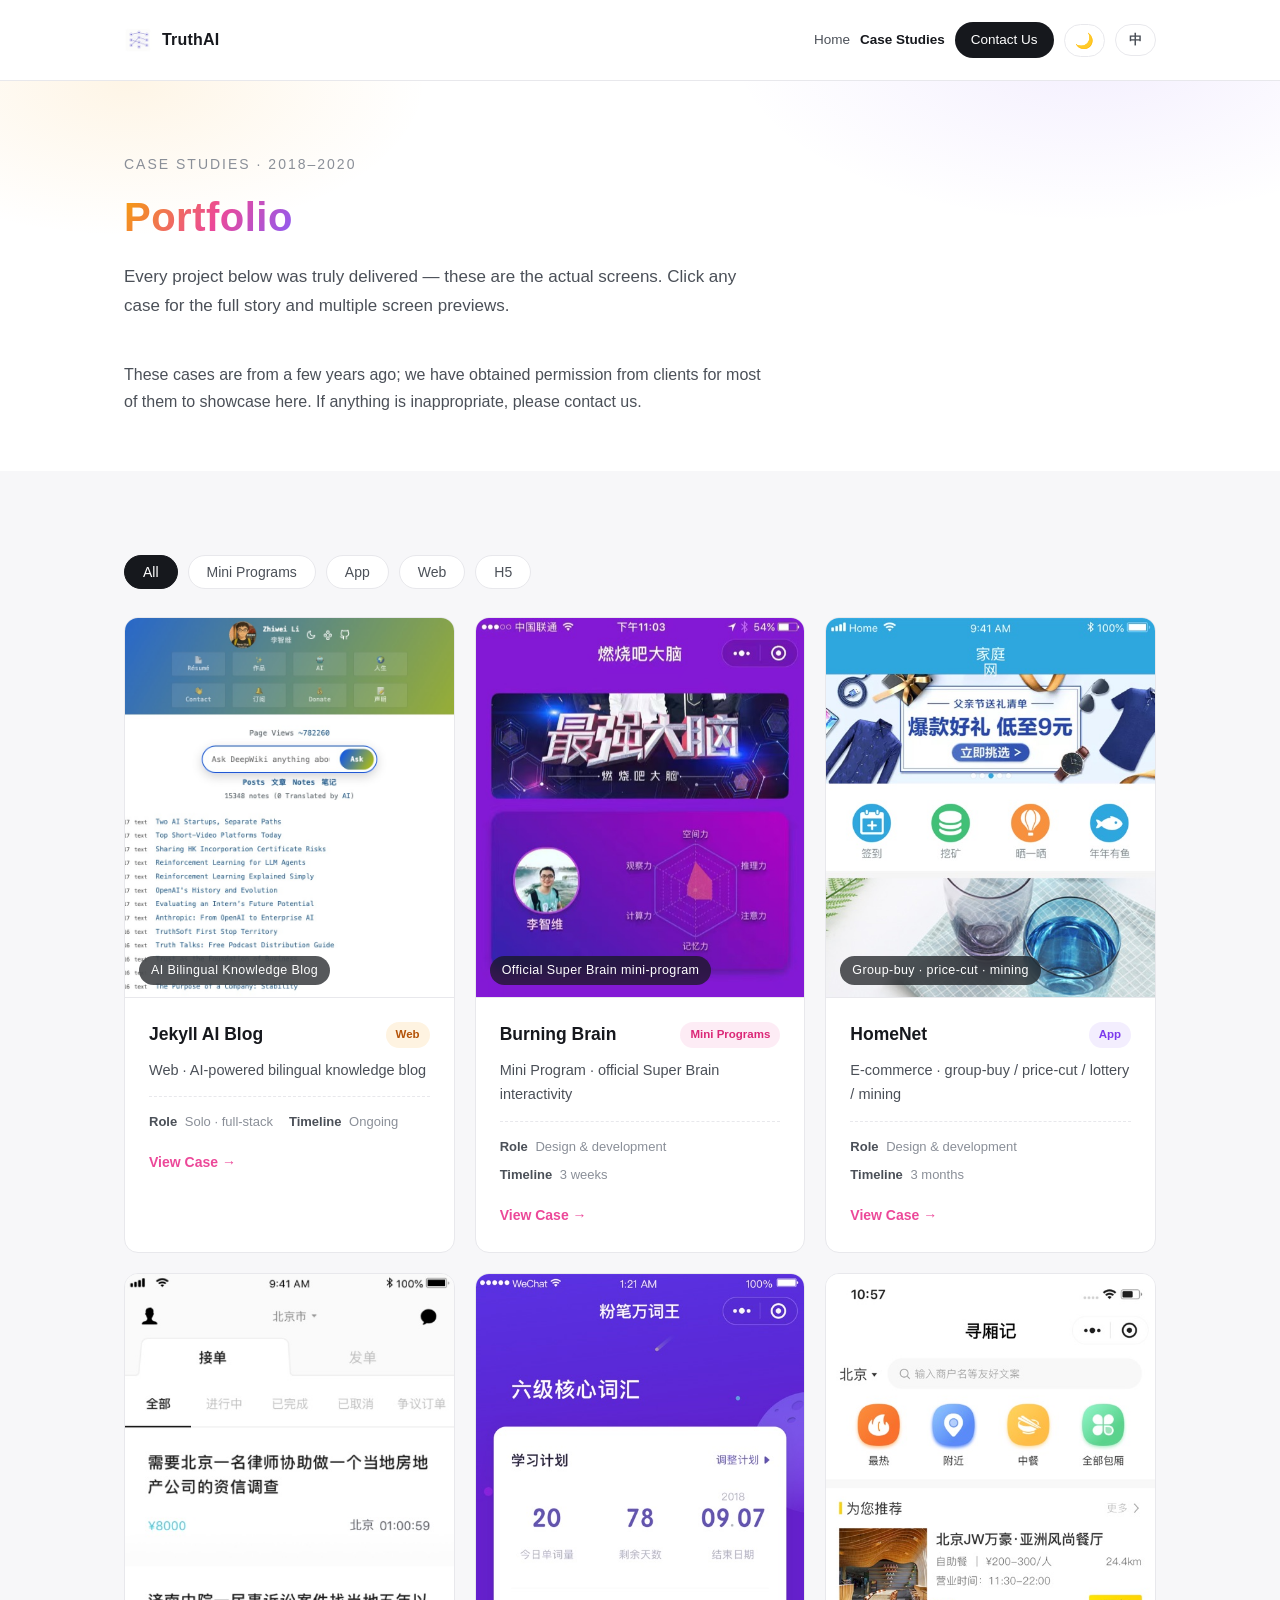
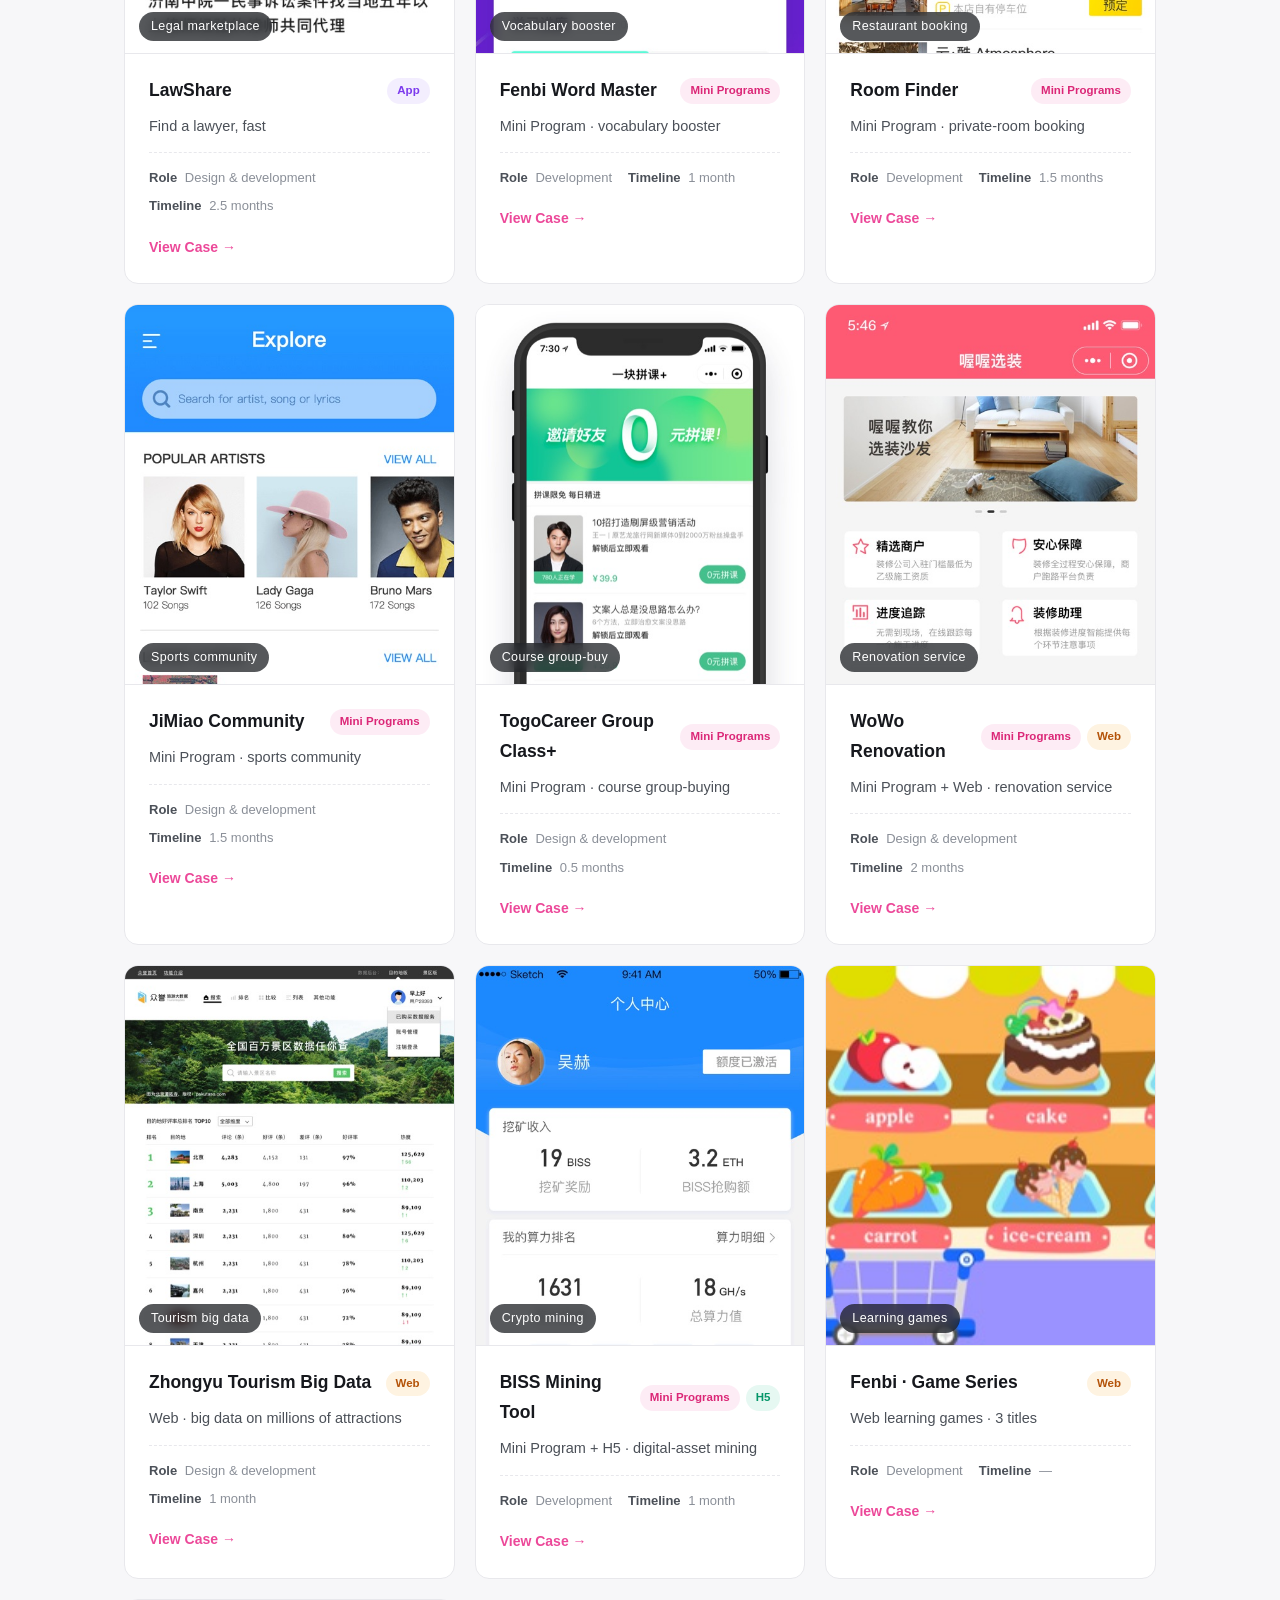
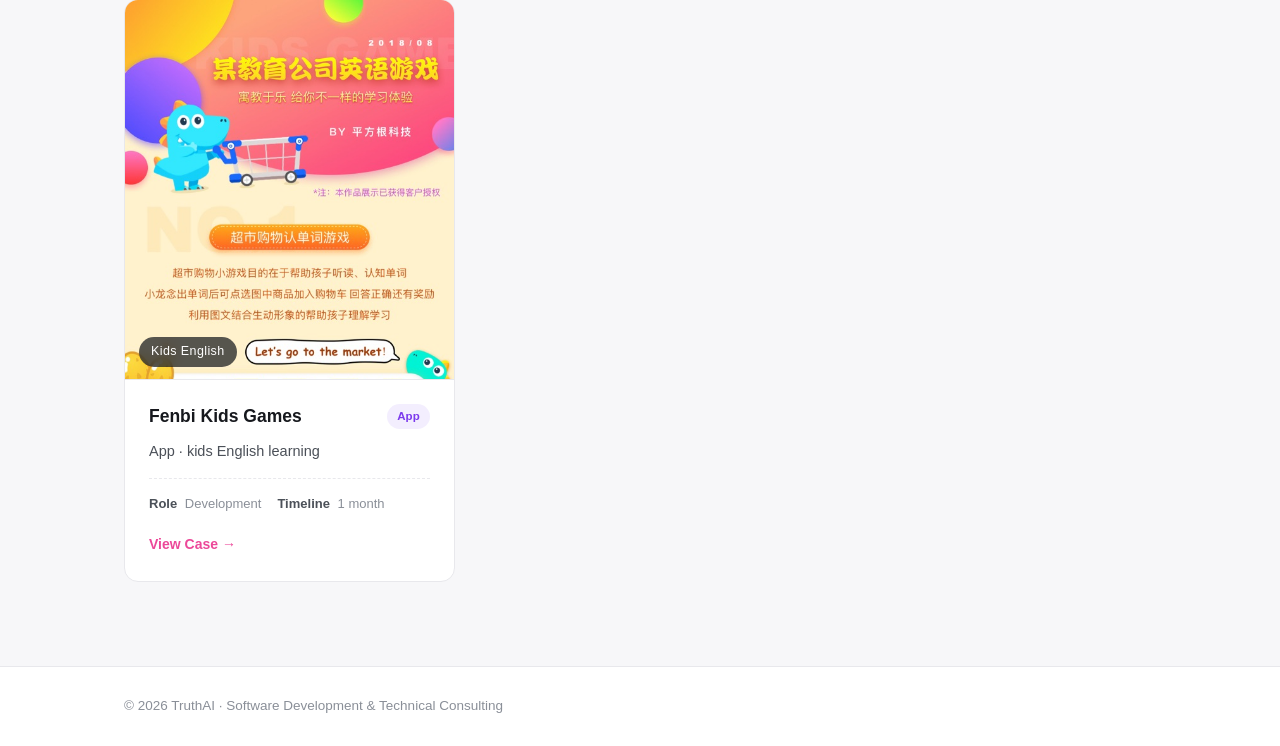
<file: portfolio.html>
<!DOCTYPE html>
<html lang="en">
<head>
  <meta charset="UTF-8">
  <meta name="viewport" content="width=device-width, initial-scale=1.0">
  <title>案例作品集 — 求真AI</title>
  <meta name="description" content="求真AI案例作品集：小程序、App、Web 与 H5 项目真实界面截图，含 HomeNet、律享、粉笔万词王、寻厢记、几秒社区、喔喔选装、众誉旅游大数据等交付案例。">
  <link rel="icon" href="logo/favicon.ico" sizes="any">
  <link rel="icon" href="logo/deepcompute-icon.png" type="image/png">
  <link rel="apple-touch-icon" href="logo/apple-touch-icon.png">
  <script>
    (function () {
      try {
        var t = localStorage.getItem('truth-theme');
        var dark = t === 'dark' || (t !== 'light' && window.matchMedia('(prefers-color-scheme: dark)').matches);
        document.documentElement.dataset.theme = dark ? 'dark' : 'light';
      } catch (e) { document.documentElement.dataset.theme = 'light'; }
    })();
  </script>
  <link rel="stylesheet" href="style.css">
</head>
<body>

  <header class="nav">
    <div class="container nav__inner">
      <a href="index.html" class="nav__brand">
        <span class="nav__logo" aria-hidden="true"></span>
        求真AI
      </a>
      <nav class="nav__links" aria-label="主导航">
        <a href="index.html">首页</a>
        <a href="portfolio.html" class="is-active">案例</a>
        <a href="mailto:lzwjava@gmail.com" class="nav__cta">联系我们</a>
        <button id="themeToggle" class="theme-toggle" type="button" aria-label="切换深色模式">🌙</button>
        <button id="langToggle" class="lang-toggle" type="button">EN</button>
      </nav>
    </div>
  </header>

  <main id="top">

    <section class="hero hero--portfolio">
      <div class="container">
        <p class="hero__eyebrow">CASE STUDIES · 2018–2020</p>
        <h1 class="hero__title"><span class="grad-text">案例作品集</span></h1>
        <p class="hero__subtitle">每个项目都是真实交付，以下为各项目实际界面截图。 点击任意案例查看完整详情与多张界面预览。</p>
        <p class="section__note">以上案例来自数年前，大部分已征得客户许可后在此展示。如有不妥，请联系我们。</p>
      </div>
    </section>

    <section class="section section--alt" id="portfolio-grid">
      <div class="container">

        <div class="filters" role="group" aria-label="按平台筛选案例">
          <button class="filter is-active" data-filter="all">全部</button>
          <button class="filter" data-filter="miniapp">小程序</button>
          <button class="filter" data-filter="app">App</button>
          <button class="filter" data-filter="web">Web</button>
          <button class="filter" data-filter="h5">H5</button>
        </div>

        <div class="grid grid--3 pgrid">
          <article class="card pcase" data-platform="web">
            <a class="pcase__thumb" href="cases/jekyll-ai-blog.html">
              <img src="images/jekyll-ai-blog/cover.jpg" alt="Jekyll AI 博客 封面" loading="lazy">
              <span class="pcase__cover-label">AI 双语知识博客</span>
            </a>
            <div class="pcase__body">
              <div class="pcase__head">
                <h3><a href="cases/jekyll-ai-blog.html">Jekyll AI 博客</a></h3>
                <div class="pcase__tags"><span class="tag tag--web">Web</span></div>
              </div>
              <p class="pcase__sub">Web · AI 驱动的双语知识博客</p>
              <ul class="work__meta pcase__meta">
                <li><b>负责</b>自研 · 全栈</li>
                <li><b>历时</b>持续迭代</li>
              </ul>
              <a class="pcase__link" href="cases/jekyll-ai-blog.html">查看案例 →</a>
            </div>
          </article>
          <article class="card pcase" data-platform="miniapp">
            <a class="pcase__thumb" href="cases/burning-brain.html">
              <img src="images/burning-brain/cover.jpg" alt="燃烧吧大脑 封面" loading="lazy">
              <span class="pcase__cover-label">最强大脑官方小程序</span>
            </a>
            <div class="pcase__body">
              <div class="pcase__head">
                <h3><a href="cases/burning-brain.html">燃烧吧大脑</a></h3>
                <div class="pcase__tags"><span class="tag tag--miniapp">小程序</span></div>
              </div>
              <p class="pcase__sub">小程序 · 《最强大脑》官方互动</p>
              <ul class="work__meta pcase__meta">
                <li><b>负责</b>设计、开发</li>
                <li><b>历时</b>3 周</li>
              </ul>
              <a class="pcase__link" href="cases/burning-brain.html">查看案例 →</a>
            </div>
          </article>
          <article class="card pcase" data-platform="app">
            <a class="pcase__thumb" href="cases/home-net.html">
              <img src="images/home-net/cover.jpg" alt="HomeNet 封面" loading="lazy">
              <span class="pcase__cover-label">拼单 · 砍价 · 挖矿</span>
            </a>
            <div class="pcase__body">
              <div class="pcase__head">
                <h3><a href="cases/home-net.html">HomeNet</a></h3>
                <div class="pcase__tags"><span class="tag tag--app">App</span></div>
              </div>
              <p class="pcase__sub">电商平台 · 拼单 / 砍价 / 抽奖 / 挖矿</p>
              <ul class="work__meta pcase__meta">
                <li><b>负责</b>设计、开发</li>
                <li><b>历时</b>3 个月</li>
              </ul>
              <a class="pcase__link" href="cases/home-net.html">查看案例 →</a>
            </div>
          </article>
          <article class="card pcase" data-platform="app">
            <a class="pcase__thumb" href="cases/lawshare.html">
              <img src="images/lawshare/cover.jpg" alt="律享 封面" loading="lazy">
              <span class="pcase__cover-label">律师接单</span>
            </a>
            <div class="pcase__body">
              <div class="pcase__head">
                <h3><a href="cases/lawshare.html">律享</a></h3>
                <div class="pcase__tags"><span class="tag tag--app">App</span></div>
              </div>
              <p class="pcase__sub">律师接单平台</p>
              <ul class="work__meta pcase__meta">
                <li><b>负责</b>设计、开发</li>
                <li><b>历时</b>2.5 个月</li>
              </ul>
              <a class="pcase__link" href="cases/lawshare.html">查看案例 →</a>
            </div>
          </article>
          <article class="card pcase" data-platform="miniapp">
            <a class="pcase__thumb" href="cases/fenbi-word-master.html">
              <img src="images/fenbi-word-master/cover.jpg" alt="粉笔万词王 封面" loading="lazy">
              <span class="pcase__cover-label">背单词利器</span>
            </a>
            <div class="pcase__body">
              <div class="pcase__head">
                <h3><a href="cases/fenbi-word-master.html">粉笔万词王</a></h3>
                <div class="pcase__tags"><span class="tag tag--miniapp">小程序</span></div>
              </div>
              <p class="pcase__sub">小程序 · 背单词利器</p>
              <ul class="work__meta pcase__meta">
                <li><b>负责</b>开发</li>
                <li><b>历时</b>1 个月</li>
              </ul>
              <a class="pcase__link" href="cases/fenbi-word-master.html">查看案例 →</a>
            </div>
          </article>
          <article class="card pcase" data-platform="miniapp">
            <a class="pcase__thumb" href="cases/room-finder.html">
              <img src="images/room-finder/cover.jpg" alt="寻厢记 封面" loading="lazy">
              <span class="pcase__cover-label">餐厅包厢预订</span>
            </a>
            <div class="pcase__body">
              <div class="pcase__head">
                <h3><a href="cases/room-finder.html">寻厢记</a></h3>
                <div class="pcase__tags"><span class="tag tag--miniapp">小程序</span></div>
              </div>
              <p class="pcase__sub">小程序 · 餐厅包厢预订</p>
              <ul class="work__meta pcase__meta">
                <li><b>负责</b>开发</li>
                <li><b>历时</b>1.5 个月</li>
              </ul>
              <a class="pcase__link" href="cases/room-finder.html">查看案例 →</a>
            </div>
          </article>
          <article class="card pcase" data-platform="miniapp">
            <a class="pcase__thumb" href="cases/jimiao-community.html">
              <img src="images/jimiao-community/cover.jpg" alt="几秒社区 封面" loading="lazy">
              <span class="pcase__cover-label">运动内容社区</span>
            </a>
            <div class="pcase__body">
              <div class="pcase__head">
                <h3><a href="cases/jimiao-community.html">几秒社区</a></h3>
                <div class="pcase__tags"><span class="tag tag--miniapp">小程序</span></div>
              </div>
              <p class="pcase__sub">小程序 · 运动内容社区</p>
              <ul class="work__meta pcase__meta">
                <li><b>负责</b>设计、开发</li>
                <li><b>历时</b>1.5 个月</li>
              </ul>
              <a class="pcase__link" href="cases/jimiao-community.html">查看案例 →</a>
            </div>
          </article>
          <article class="card pcase" data-platform="miniapp">
            <a class="pcase__thumb" href="cases/togo-career.html">
              <img src="images/togo-career/cover.jpg" alt="TogoCareer 拼课+ 封面" loading="lazy">
              <span class="pcase__cover-label">拼课裂变</span>
            </a>
            <div class="pcase__body">
              <div class="pcase__head">
                <h3><a href="cases/togo-career.html">TogoCareer 拼课+</a></h3>
                <div class="pcase__tags"><span class="tag tag--miniapp">小程序</span></div>
              </div>
              <p class="pcase__sub">小程序 · 课程拼团裂变</p>
              <ul class="work__meta pcase__meta">
                <li><b>负责</b>设计、开发</li>
                <li><b>历时</b>0.5 个月</li>
              </ul>
              <a class="pcase__link" href="cases/togo-career.html">查看案例 →</a>
            </div>
          </article>
          <article class="card pcase" data-platform="miniapp">
            <a class="pcase__thumb" href="cases/wowo-renovation.html">
              <img src="images/wowo-renovation/cover.jpg" alt="喔喔选装 封面" loading="lazy">
              <span class="pcase__cover-label">装修定制</span>
            </a>
            <div class="pcase__body">
              <div class="pcase__head">
                <h3><a href="cases/wowo-renovation.html">喔喔选装</a></h3>
                <div class="pcase__tags"><span class="tag tag--miniapp">小程序</span> <span class="tag tag--web">Web</span></div>
              </div>
              <p class="pcase__sub">小程序 + Web · 装修定制服务</p>
              <ul class="work__meta pcase__meta">
                <li><b>负责</b>设计、开发</li>
                <li><b>历时</b>2 个月</li>
              </ul>
              <a class="pcase__link" href="cases/wowo-renovation.html">查看案例 →</a>
            </div>
          </article>
          <article class="card pcase" data-platform="web">
            <a class="pcase__thumb" href="cases/tourism-big-data.html">
              <img src="images/tourism-big-data/cover.jpg" alt="众誉旅游大数据 封面" loading="lazy">
              <span class="pcase__cover-label">百万景区大数据</span>
            </a>
            <div class="pcase__body">
              <div class="pcase__head">
                <h3><a href="cases/tourism-big-data.html">众誉旅游大数据</a></h3>
                <div class="pcase__tags"><span class="tag tag--web">Web</span></div>
              </div>
              <p class="pcase__sub">Web · 全国百万景区大数据</p>
              <ul class="work__meta pcase__meta">
                <li><b>负责</b>设计、开发</li>
                <li><b>历时</b>1 个月</li>
              </ul>
              <a class="pcase__link" href="cases/tourism-big-data.html">查看案例 →</a>
            </div>
          </article>
          <article class="card pcase" data-platform="miniapp">
            <a class="pcase__thumb" href="cases/biss-mining.html">
              <img src="images/biss-mining/cover.jpg" alt="BISS 挖矿神器 封面" loading="lazy">
              <span class="pcase__cover-label">数字资产挖矿</span>
            </a>
            <div class="pcase__body">
              <div class="pcase__head">
                <h3><a href="cases/biss-mining.html">BISS 挖矿神器</a></h3>
                <div class="pcase__tags"><span class="tag tag--miniapp">小程序</span> <span class="tag tag--h5">H5</span></div>
              </div>
              <p class="pcase__sub">小程序 + H5 · 数字资产挖矿</p>
              <ul class="work__meta pcase__meta">
                <li><b>负责</b>开发</li>
                <li><b>历时</b>1 个月</li>
              </ul>
              <a class="pcase__link" href="cases/biss-mining.html">查看案例 →</a>
            </div>
          </article>
          <article class="card pcase" data-platform="web">
            <a class="pcase__thumb" href="cases/fenbi-game-series.html">
              <img src="images/fenbi-game-series/cover.jpg" alt="粉笔网 · 游戏系列 封面" loading="lazy">
              <span class="pcase__cover-label">互动学习游戏</span>
            </a>
            <div class="pcase__body">
              <div class="pcase__head">
                <h3><a href="cases/fenbi-game-series.html">粉笔网 · 游戏系列</a></h3>
                <div class="pcase__tags"><span class="tag tag--web">Web</span></div>
              </div>
              <p class="pcase__sub">Web 互动学习游戏 · 3 款</p>
              <ul class="work__meta pcase__meta">
                <li><b>负责</b>开发</li>
                <li><b>历时</b>—</li>
              </ul>
              <a class="pcase__link" href="cases/fenbi-game-series.html">查看案例 →</a>
            </div>
          </article>
          <article class="card pcase" data-platform="app">
            <a class="pcase__thumb" href="cases/fenbi-kids.html">
              <img src="images/fenbi-kids/cover.jpg" alt="粉笔网 Kids 游戏 封面" loading="lazy">
              <span class="pcase__cover-label">儿童英语启蒙</span>
            </a>
            <div class="pcase__body">
              <div class="pcase__head">
                <h3><a href="cases/fenbi-kids.html">粉笔网 Kids 游戏</a></h3>
                <div class="pcase__tags"><span class="tag tag--app">App</span></div>
              </div>
              <p class="pcase__sub">App · 儿童英语启蒙游戏</p>
              <ul class="work__meta pcase__meta">
                <li><b>负责</b>开发</li>
                <li><b>历时</b>1 个月</li>
              </ul>
              <a class="pcase__link" href="cases/fenbi-kids.html">查看案例 →</a>
            </div>
          </article>
        </div>

      </div>
    </section>

  </main>

  <script>
    // Platform filter
    const filters = document.querySelectorAll('.filter');
    const items = document.querySelectorAll('.pcase');
    filters.forEach(btn => {
      btn.addEventListener('click', () => {
        filters.forEach(b => b.classList.remove('is-active'));
        btn.classList.add('is-active');
        const f = btn.dataset.filter;
        items.forEach(w => {
          const match = f === 'all' || w.dataset.platform.split(' ').includes(f);
          w.style.display = match ? '' : 'none';
        });
      });
    });
  </script>

  <span id="i18nTitleEn" hidden>Case Studies — TruthAI Portfolio</span>
  <span id="i18nMetaEn" hidden>TruthAI portfolio: real screens from delivered mini-programs, apps, and web platforms — HomeNet, LawShare, Fenbi Word Master, Room Finder, JiMiao Community, WoWo Renovation, Tourism Big Data, and more.</span>

  <footer class="footer">
    <div class="container footer__inner">
      <p>© <span id="year">2026</span> 求真AI · 软件开发与技术咨询</p>
    </div>
  </footer>
  <script>
    document.getElementById('year').textContent = new Date().getFullYear();
  </script>
  <script src="theme.js"></script>
  <script src="i18n.js"></script>
</body>
</html>
</file>
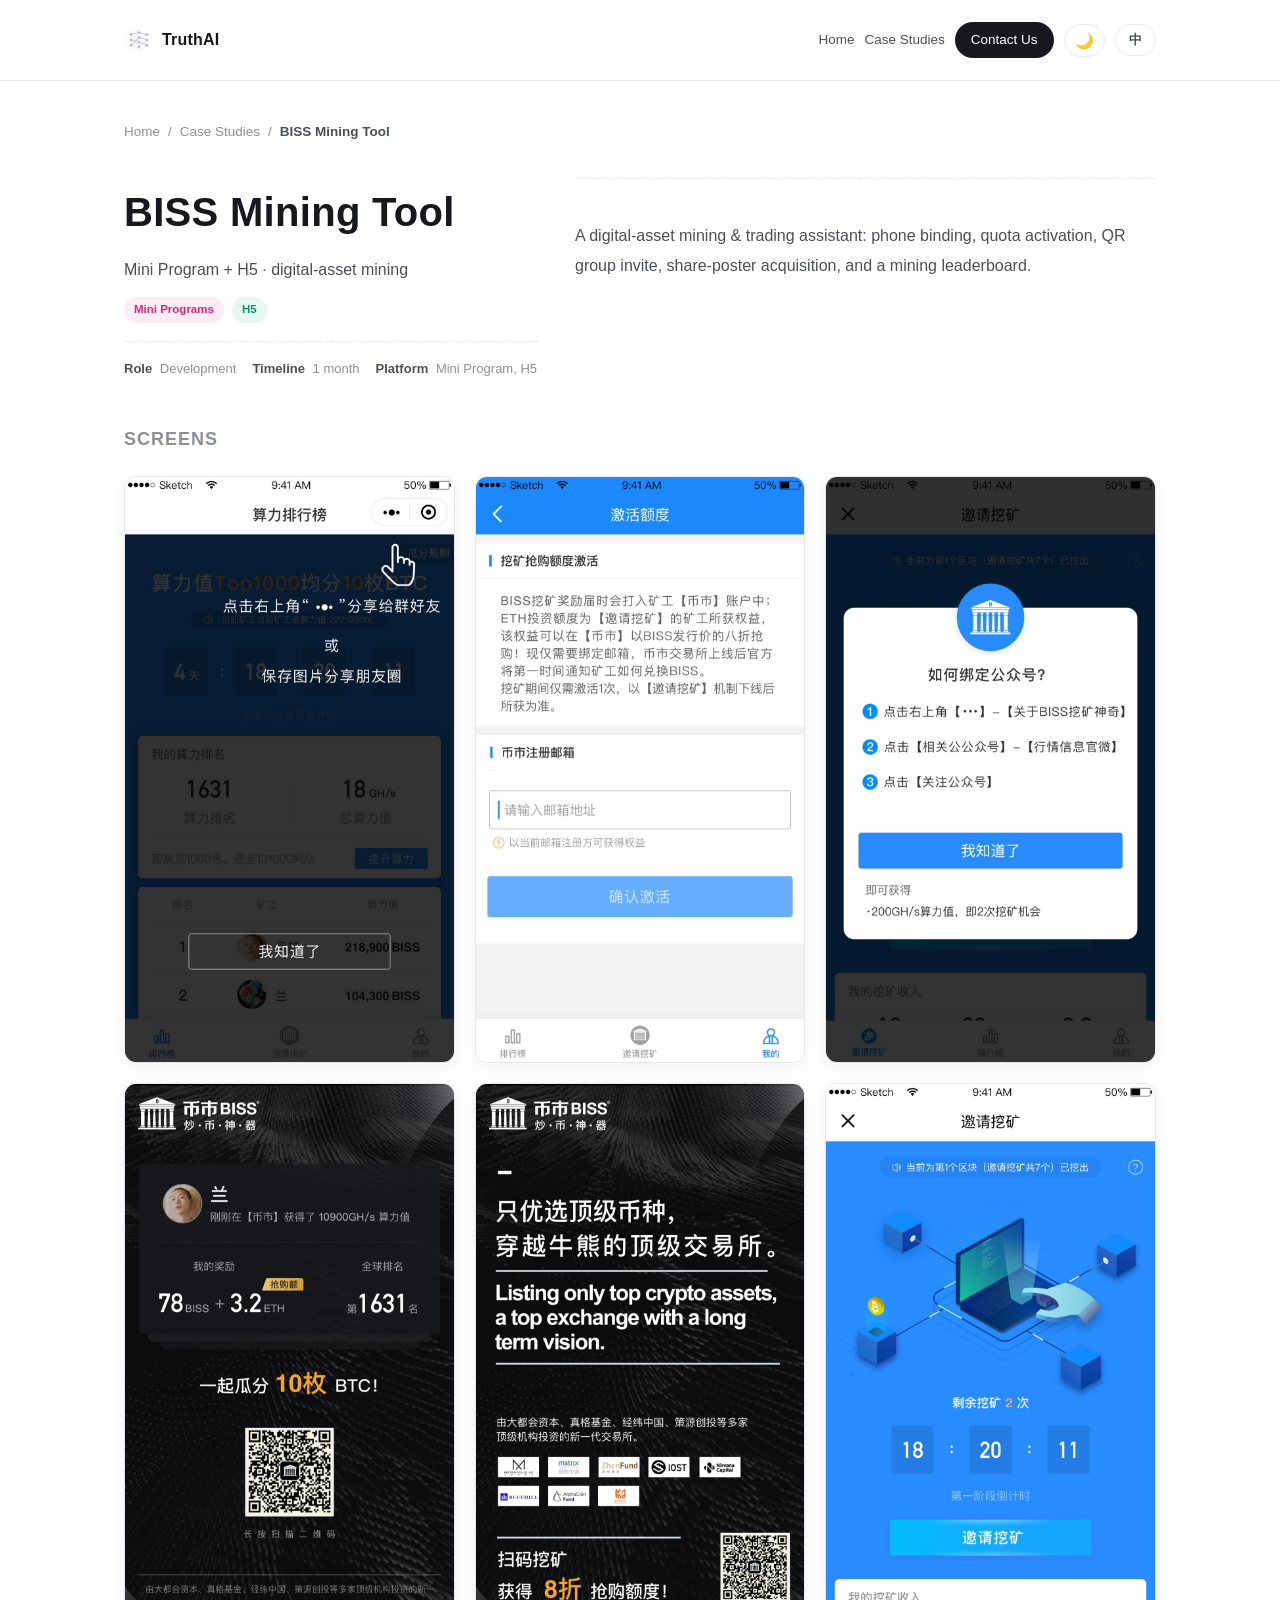
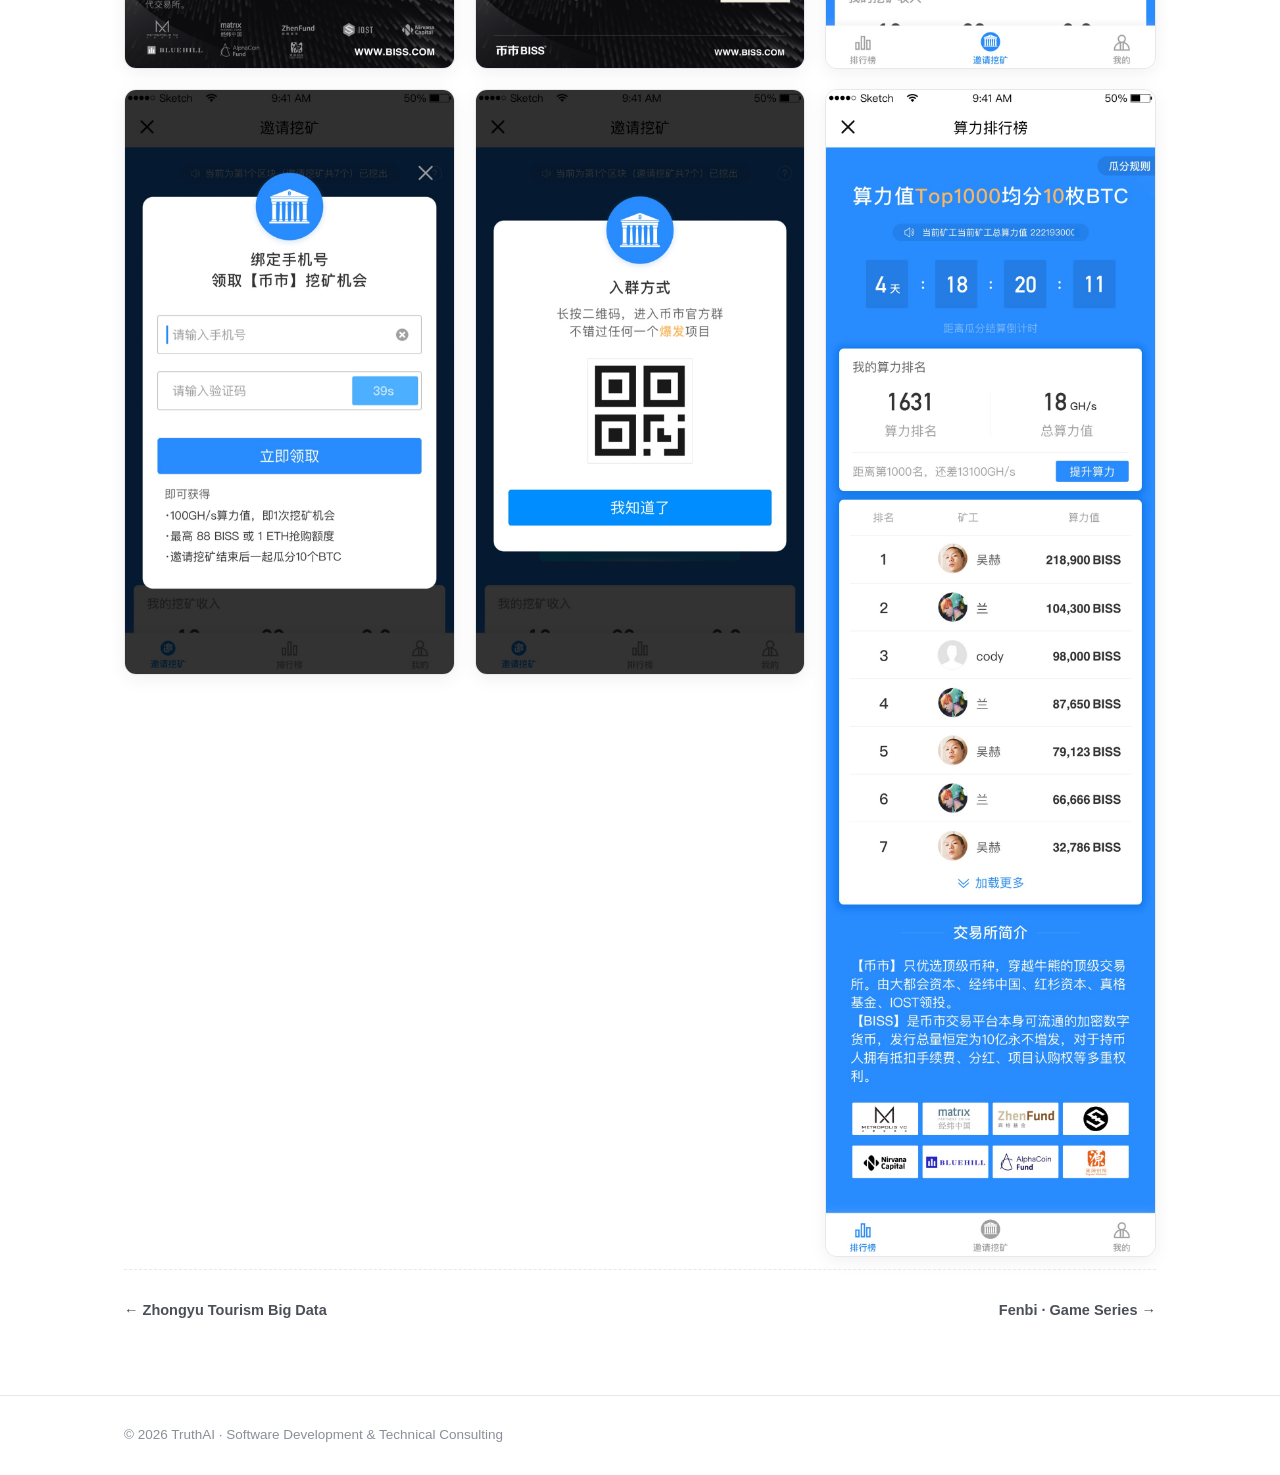
<file: cases/biss-mining.html>
<!DOCTYPE html>
<html lang="en">
<head>
  <meta charset="UTF-8">
  <meta name="viewport" content="width=device-width, initial-scale=1.0">
  <title>BISS 挖矿神器 — 求真AI案例</title>
  <meta name="description" content="数字资产挖矿与交易辅助工具：绑定手机号、激活额度、扫码入群、分享海报获客、算力排行榜等完整获客链路。">
  <link rel="icon" href="../logo/favicon.ico" sizes="any">
  <link rel="icon" href="../logo/deepcompute-icon.png" type="image/png">
  <link rel="apple-touch-icon" href="../logo/apple-touch-icon.png">
  <script>
    (function () {
      try {
        var t = localStorage.getItem('truth-theme');
        var dark = t === 'dark' || (t !== 'light' && window.matchMedia('(prefers-color-scheme: dark)').matches);
        document.documentElement.dataset.theme = dark ? 'dark' : 'light';
      } catch (e) { document.documentElement.dataset.theme = 'light'; }
    })();
  </script>
  <link rel="stylesheet" href="../style.css">
</head>
<body>

  <header class="nav">
    <div class="container nav__inner">
      <a href="../index.html" class="nav__brand">
        <span class="nav__logo" aria-hidden="true"></span>
        求真AI
      </a>
      <nav class="nav__links" aria-label="主导航">
        <a href="../index.html">首页</a>
        <a href="../portfolio.html">案例</a>
        <a href="mailto:lzwjava@gmail.com" class="nav__cta">联系我们</a>
        <button id="themeToggle" class="theme-toggle" type="button" aria-label="切换深色模式">🌙</button>
        <button id="langToggle" class="lang-toggle" type="button">EN</button>
      </nav>
    </div>
  </header>

  <main class="case" id="top">
    <div class="container">

      <nav class="crumbs" aria-label="面包屑">
        <a href="../index.html">首页</a><span>/</span><a href="../portfolio.html">案例</a><span>/</span><b>BISS 挖矿神器</b>
      </nav>

      <header class="case__head">
        <div class="case__head-left">
          <h1 class="case__title">BISS 挖矿神器</h1>
          <p class="case__sub">小程序 + H5 · 数字资产挖矿</p>
          <div class="case__tags"><span class="tag tag--miniapp">小程序</span> <span class="tag tag--h5">H5</span></div>
          <ul class="work__meta case__meta">
<li><b>负责</b>开发</li>
<li><b>历时</b>1 个月</li>
<li><b>平台</b>小程序、H5</li>
          </ul>
        </div>
        <p class="case__desc">数字资产挖矿与交易辅助工具：绑定手机号、激活额度、扫码入群、分享海报获客、算力排行榜等完整获客链路。</p>
      </header>

      <section class="case__gallery">
        <h2 class="case__gallery-title">界面预览</h2>
        <div class="gallery">
          <figure class="gallery__item"><img src="../images/biss-mining/img-01.jpg" alt="BISS 挖矿神器 截图" loading="lazy"></figure>
          <figure class="gallery__item"><img src="../images/biss-mining/img-02.jpg" alt="BISS 挖矿神器 截图" loading="lazy"></figure>
          <figure class="gallery__item"><img src="../images/biss-mining/img-03.jpg" alt="BISS 挖矿神器 截图" loading="lazy"></figure>
          <figure class="gallery__item"><img src="../images/biss-mining/img-04.jpg" alt="BISS 挖矿神器 截图" loading="lazy"></figure>
          <figure class="gallery__item"><img src="../images/biss-mining/img-05.jpg" alt="BISS 挖矿神器 截图" loading="lazy"></figure>
          <figure class="gallery__item"><img src="../images/biss-mining/img-06.jpg" alt="BISS 挖矿神器 截图" loading="lazy"></figure>
          <figure class="gallery__item"><img src="../images/biss-mining/img-07.jpg" alt="BISS 挖矿神器 截图" loading="lazy"></figure>
          <figure class="gallery__item"><img src="../images/biss-mining/img-08.jpg" alt="BISS 挖矿神器 截图" loading="lazy"></figure>
          <figure class="gallery__item"><img src="../images/biss-mining/img-09.jpg" alt="BISS 挖矿神器 截图" loading="lazy"></figure>
        </div>
      </section>

      <nav class="case__switch" aria-label="上一个 / 下一个案例">
<a class="case-switch" href="tourism-big-data.html">← 众誉旅游大数据</a><span class="case-switch__spacer"></span><a class="case-switch case-switch--next" href="fenbi-game-series.html">粉笔网 · 游戏系列 →</a>
      </nav>

    </div>
  </main>

  <span id="i18nTitleEn" hidden>BISS 挖矿神器 — Case Study</span>
  <span id="i18nMetaEn" hidden>A digital-asset mining & trading assistant: phone binding, quota activation, QR group invite, share-poster acquisition, and a mining leaderboard.</span>

  <footer class="footer">
    <div class="container footer__inner">
      <p>© <span id="year">2026</span> 求真AI · 软件开发与技术咨询</p>
    </div>
  </footer>
  <script>
    document.getElementById('year').textContent = new Date().getFullYear();
  </script>
  <script src="../theme.js"></script>
  <script src="../i18n.js"></script>
</body>
</html>
</file>
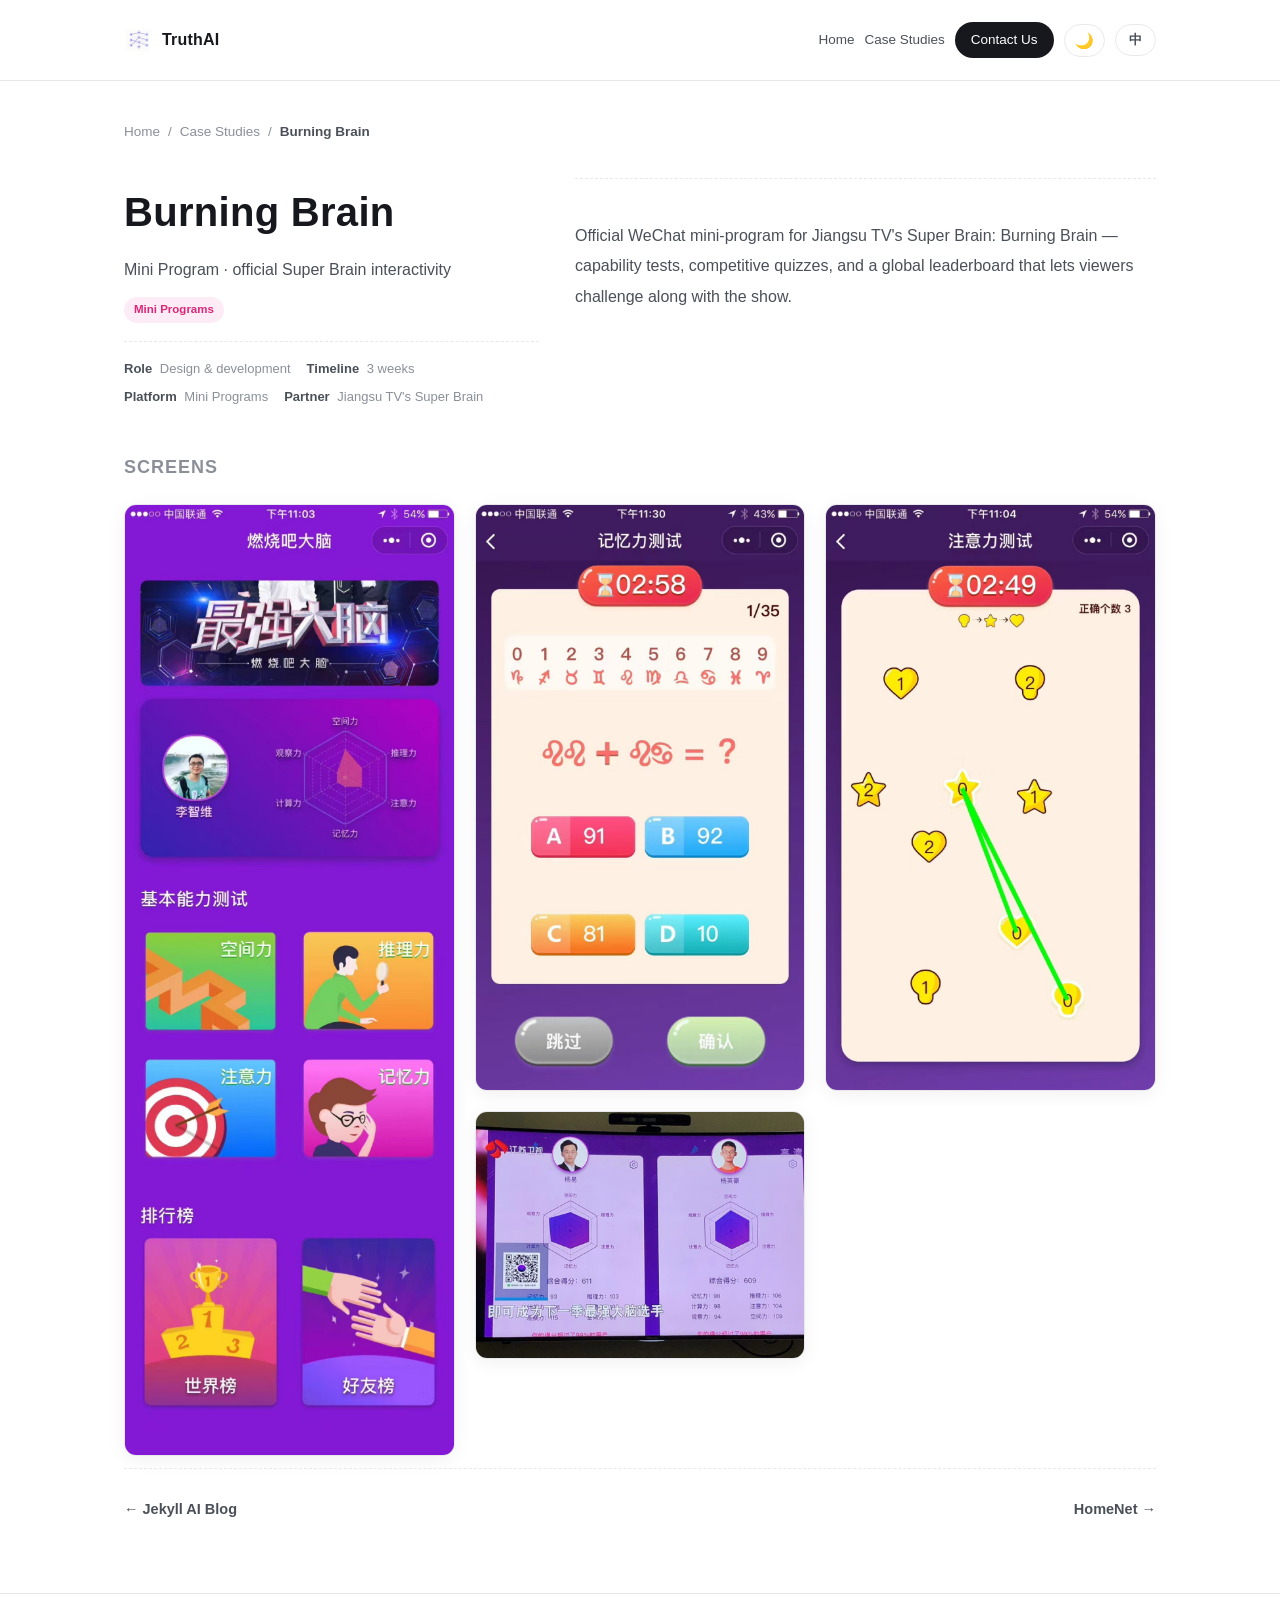
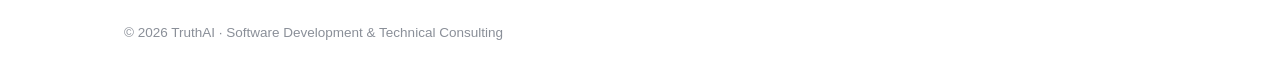
<file: cases/burning-brain.html>
<!DOCTYPE html>
<html lang="en">
<head>
  <meta charset="UTF-8">
  <meta name="viewport" content="width=device-width, initial-scale=1.0">
  <title>燃烧吧大脑 — 求真AI案例</title>
  <meta name="description" content="江苏卫视《最强大脑 · 燃烧吧大脑》官方微信小程序：能力测评、竞技答题与世界排行榜，配合节目播出实现观众同步挑战互动。">
  <link rel="icon" href="../logo/favicon.ico" sizes="any">
  <link rel="icon" href="../logo/deepcompute-icon.png" type="image/png">
  <link rel="apple-touch-icon" href="../logo/apple-touch-icon.png">
  <script>
    (function () {
      try {
        var t = localStorage.getItem('truth-theme');
        var dark = t === 'dark' || (t !== 'light' && window.matchMedia('(prefers-color-scheme: dark)').matches);
        document.documentElement.dataset.theme = dark ? 'dark' : 'light';
      } catch (e) { document.documentElement.dataset.theme = 'light'; }
    })();
  </script>
  <link rel="stylesheet" href="../style.css">
</head>
<body>

  <header class="nav">
    <div class="container nav__inner">
      <a href="../index.html" class="nav__brand">
        <span class="nav__logo" aria-hidden="true"></span>
        求真AI
      </a>
      <nav class="nav__links" aria-label="主导航">
        <a href="../index.html">首页</a>
        <a href="../portfolio.html">案例</a>
        <a href="mailto:lzwjava@gmail.com" class="nav__cta">联系我们</a>
        <button id="themeToggle" class="theme-toggle" type="button" aria-label="切换深色模式">🌙</button>
        <button id="langToggle" class="lang-toggle" type="button">EN</button>
      </nav>
    </div>
  </header>

  <main class="case" id="top">
    <div class="container">

      <nav class="crumbs" aria-label="面包屑">
        <a href="../index.html">首页</a><span>/</span><a href="../portfolio.html">案例</a><span>/</span><b>燃烧吧大脑</b>
      </nav>

      <header class="case__head">
        <div class="case__head-left">
          <h1 class="case__title">燃烧吧大脑</h1>
          <p class="case__sub">小程序 · 《最强大脑》官方互动</p>
          <div class="case__tags"><span class="tag tag--miniapp">小程序</span></div>
          <ul class="work__meta case__meta">
<li><b>负责</b>设计、开发</li>
<li><b>历时</b>3 周</li>
<li><b>平台</b>小程序</li>
<li><b>合作方</b>江苏卫视《最强大脑》</li>
          </ul>
        </div>
        <p class="case__desc">江苏卫视《最强大脑 · 燃烧吧大脑》官方微信小程序：能力测评、竞技答题与世界排行榜，配合节目播出实现观众同步挑战互动。</p>
      </header>

      <section class="case__gallery">
        <h2 class="case__gallery-title">界面预览</h2>
        <div class="gallery">
          <figure class="gallery__item"><img src="../images/burning-brain/img-01.jpg" alt="燃烧吧大脑 截图" loading="lazy"></figure>
          <figure class="gallery__item"><img src="../images/burning-brain/img-02.jpg" alt="燃烧吧大脑 截图" loading="lazy"></figure>
          <figure class="gallery__item"><img src="../images/burning-brain/img-03.jpg" alt="燃烧吧大脑 截图" loading="lazy"></figure>
          <figure class="gallery__item"><img src="../images/burning-brain/img-04.jpg" alt="燃烧吧大脑 截图" loading="lazy"></figure>
        </div>
      </section>

      <nav class="case__switch" aria-label="上一个 / 下一个案例">
<a class="case-switch" href="jekyll-ai-blog.html">← Jekyll AI 博客</a><span class="case-switch__spacer"></span><a class="case-switch case-switch--next" href="home-net.html">HomeNet →</a>
      </nav>

    </div>
  </main>

  <span id="i18nTitleEn" hidden>燃烧吧大脑 — Case Study</span>
  <span id="i18nMetaEn" hidden>Official WeChat mini-program for Jiangsu TV's Super Brain: Burning Brain — capability tests, competitive quizzes, and a global leaderboard that lets viewers challenge along with the show.</span>

  <footer class="footer">
    <div class="container footer__inner">
      <p>© <span id="year">2026</span> 求真AI · 软件开发与技术咨询</p>
    </div>
  </footer>
  <script>
    document.getElementById('year').textContent = new Date().getFullYear();
  </script>
  <script src="../theme.js"></script>
  <script src="../i18n.js"></script>
</body>
</html>
</file>
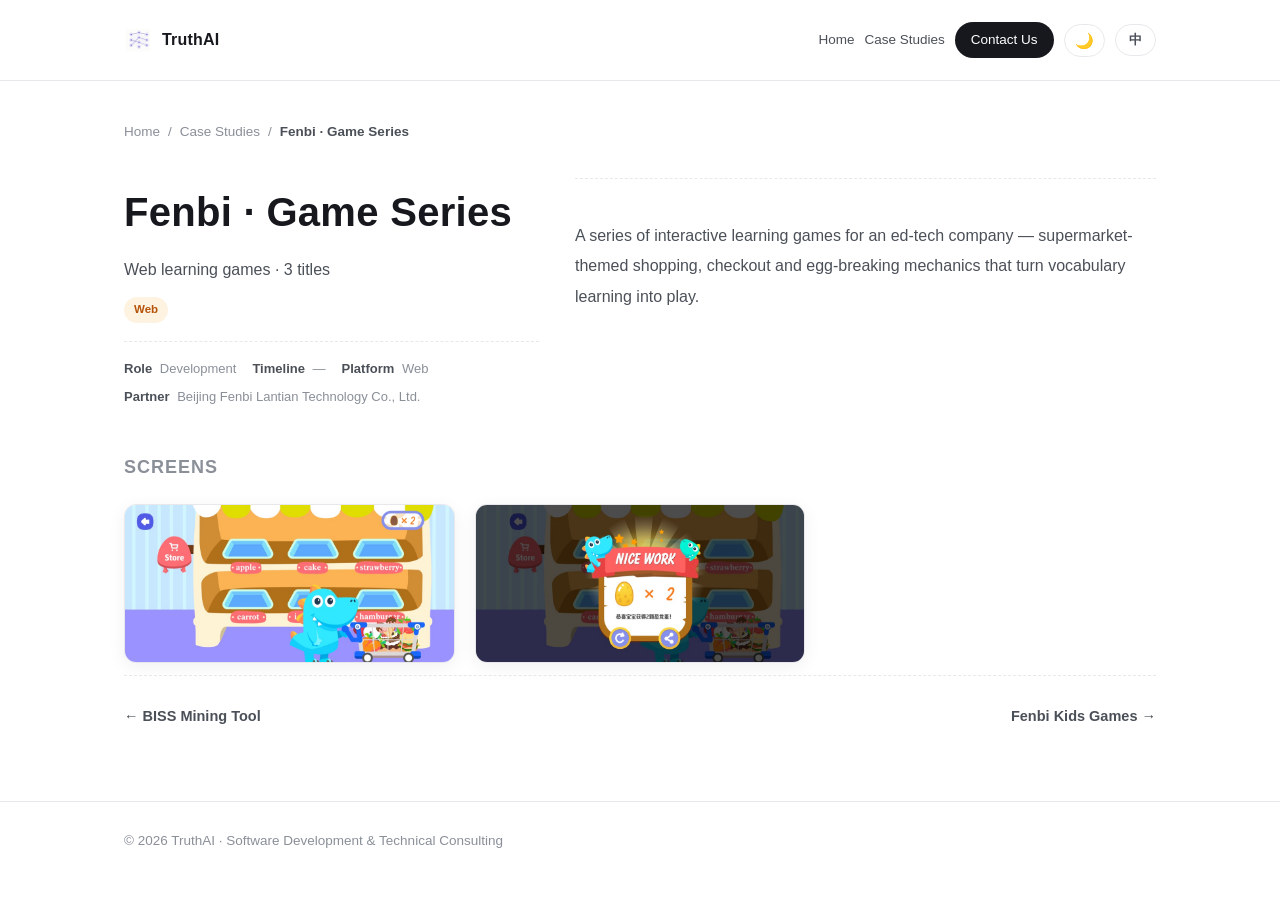
<file: cases/fenbi-game-series.html>
<!DOCTYPE html>
<html lang="en">
<head>
  <meta charset="UTF-8">
  <meta name="viewport" content="width=device-width, initial-scale=1.0">
  <title>粉笔网 · 游戏系列 — 求真AI案例</title>
  <meta name="description" content="为教育科技公司开发的互动学习游戏系列：以「超市」为主题的选购、结算、崩蛋等玩法，把背单词变成游戏。">
  <link rel="icon" href="../logo/favicon.ico" sizes="any">
  <link rel="icon" href="../logo/deepcompute-icon.png" type="image/png">
  <link rel="apple-touch-icon" href="../logo/apple-touch-icon.png">
  <script>
    (function () {
      try {
        var t = localStorage.getItem('truth-theme');
        var dark = t === 'dark' || (t !== 'light' && window.matchMedia('(prefers-color-scheme: dark)').matches);
        document.documentElement.dataset.theme = dark ? 'dark' : 'light';
      } catch (e) { document.documentElement.dataset.theme = 'light'; }
    })();
  </script>
  <link rel="stylesheet" href="../style.css">
</head>
<body>

  <header class="nav">
    <div class="container nav__inner">
      <a href="../index.html" class="nav__brand">
        <span class="nav__logo" aria-hidden="true"></span>
        求真AI
      </a>
      <nav class="nav__links" aria-label="主导航">
        <a href="../index.html">首页</a>
        <a href="../portfolio.html">案例</a>
        <a href="mailto:lzwjava@gmail.com" class="nav__cta">联系我们</a>
        <button id="themeToggle" class="theme-toggle" type="button" aria-label="切换深色模式">🌙</button>
        <button id="langToggle" class="lang-toggle" type="button">EN</button>
      </nav>
    </div>
  </header>

  <main class="case" id="top">
    <div class="container">

      <nav class="crumbs" aria-label="面包屑">
        <a href="../index.html">首页</a><span>/</span><a href="../portfolio.html">案例</a><span>/</span><b>粉笔网 · 游戏系列</b>
      </nav>

      <header class="case__head">
        <div class="case__head-left">
          <h1 class="case__title">粉笔网 · 游戏系列</h1>
          <p class="case__sub">Web 互动学习游戏 · 3 款</p>
          <div class="case__tags"><span class="tag tag--web">Web</span></div>
          <ul class="work__meta case__meta">
<li><b>负责</b>开发</li>
<li><b>历时</b>—</li>
<li><b>平台</b>Web</li>
<li><b>合作方</b>北京粉笔蓝天科技有限公司</li>
          </ul>
        </div>
        <p class="case__desc">为教育科技公司开发的互动学习游戏系列：以「超市」为主题的选购、结算、崩蛋等玩法，把背单词变成游戏。</p>
      </header>

      <section class="case__gallery">
        <h2 class="case__gallery-title">界面预览</h2>
        <div class="gallery">
          <figure class="gallery__item"><img src="../images/fenbi-game-series/img-01.jpg" alt="粉笔网 · 游戏系列 截图" loading="lazy"></figure>
          <figure class="gallery__item"><img src="../images/fenbi-game-series/img-02.jpg" alt="粉笔网 · 游戏系列 截图" loading="lazy"></figure>
        </div>
      </section>

      <nav class="case__switch" aria-label="上一个 / 下一个案例">
<a class="case-switch" href="biss-mining.html">← BISS 挖矿神器</a><span class="case-switch__spacer"></span><a class="case-switch case-switch--next" href="fenbi-kids.html">粉笔网 Kids 游戏 →</a>
      </nav>

    </div>
  </main>

  <span id="i18nTitleEn" hidden>粉笔网 · 游戏系列 — Case Study</span>
  <span id="i18nMetaEn" hidden>A series of interactive learning games for an ed-tech company — supermarket-themed shopping, checkout, and egg-breaking mechanics that turn vocabulary learning into play.</span>

  <footer class="footer">
    <div class="container footer__inner">
      <p>© <span id="year">2026</span> 求真AI · 软件开发与技术咨询</p>
    </div>
  </footer>
  <script>
    document.getElementById('year').textContent = new Date().getFullYear();
  </script>
  <script src="../theme.js"></script>
  <script src="../i18n.js"></script>
</body>
</html>
</file>
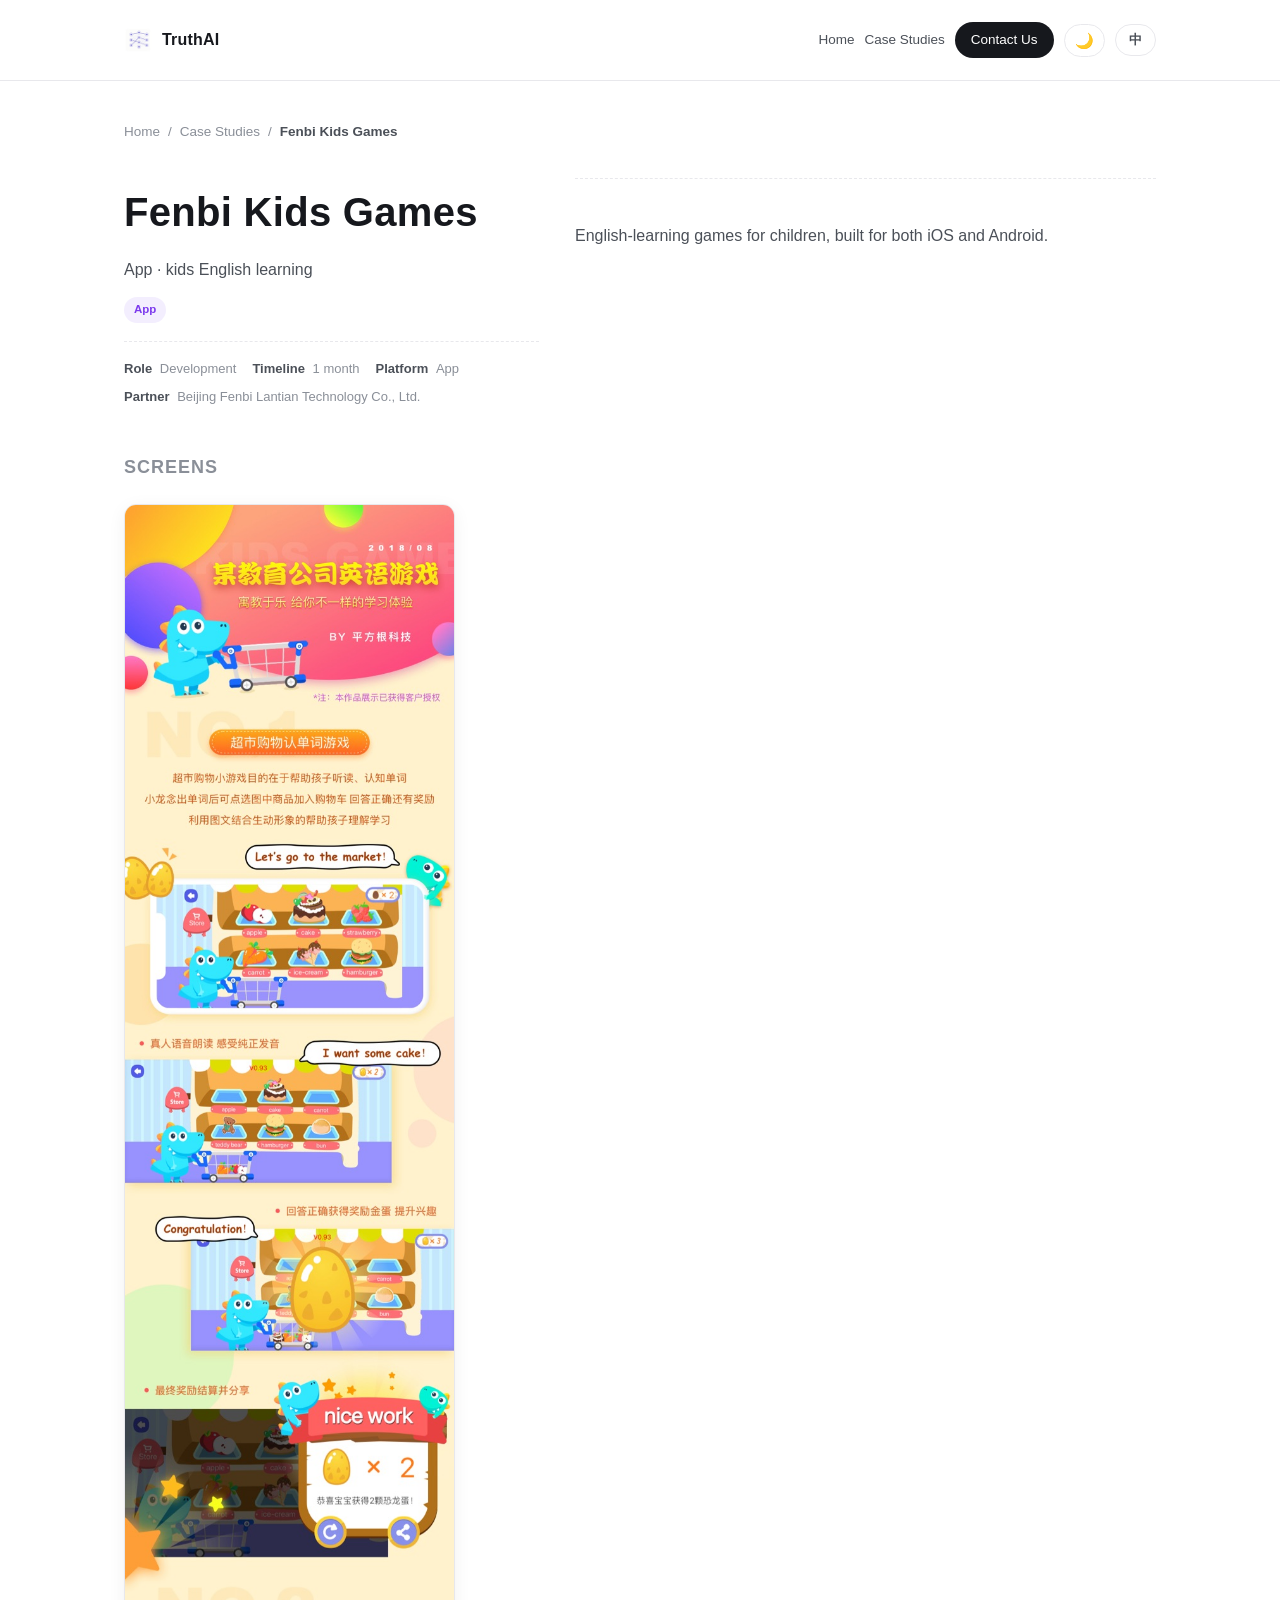
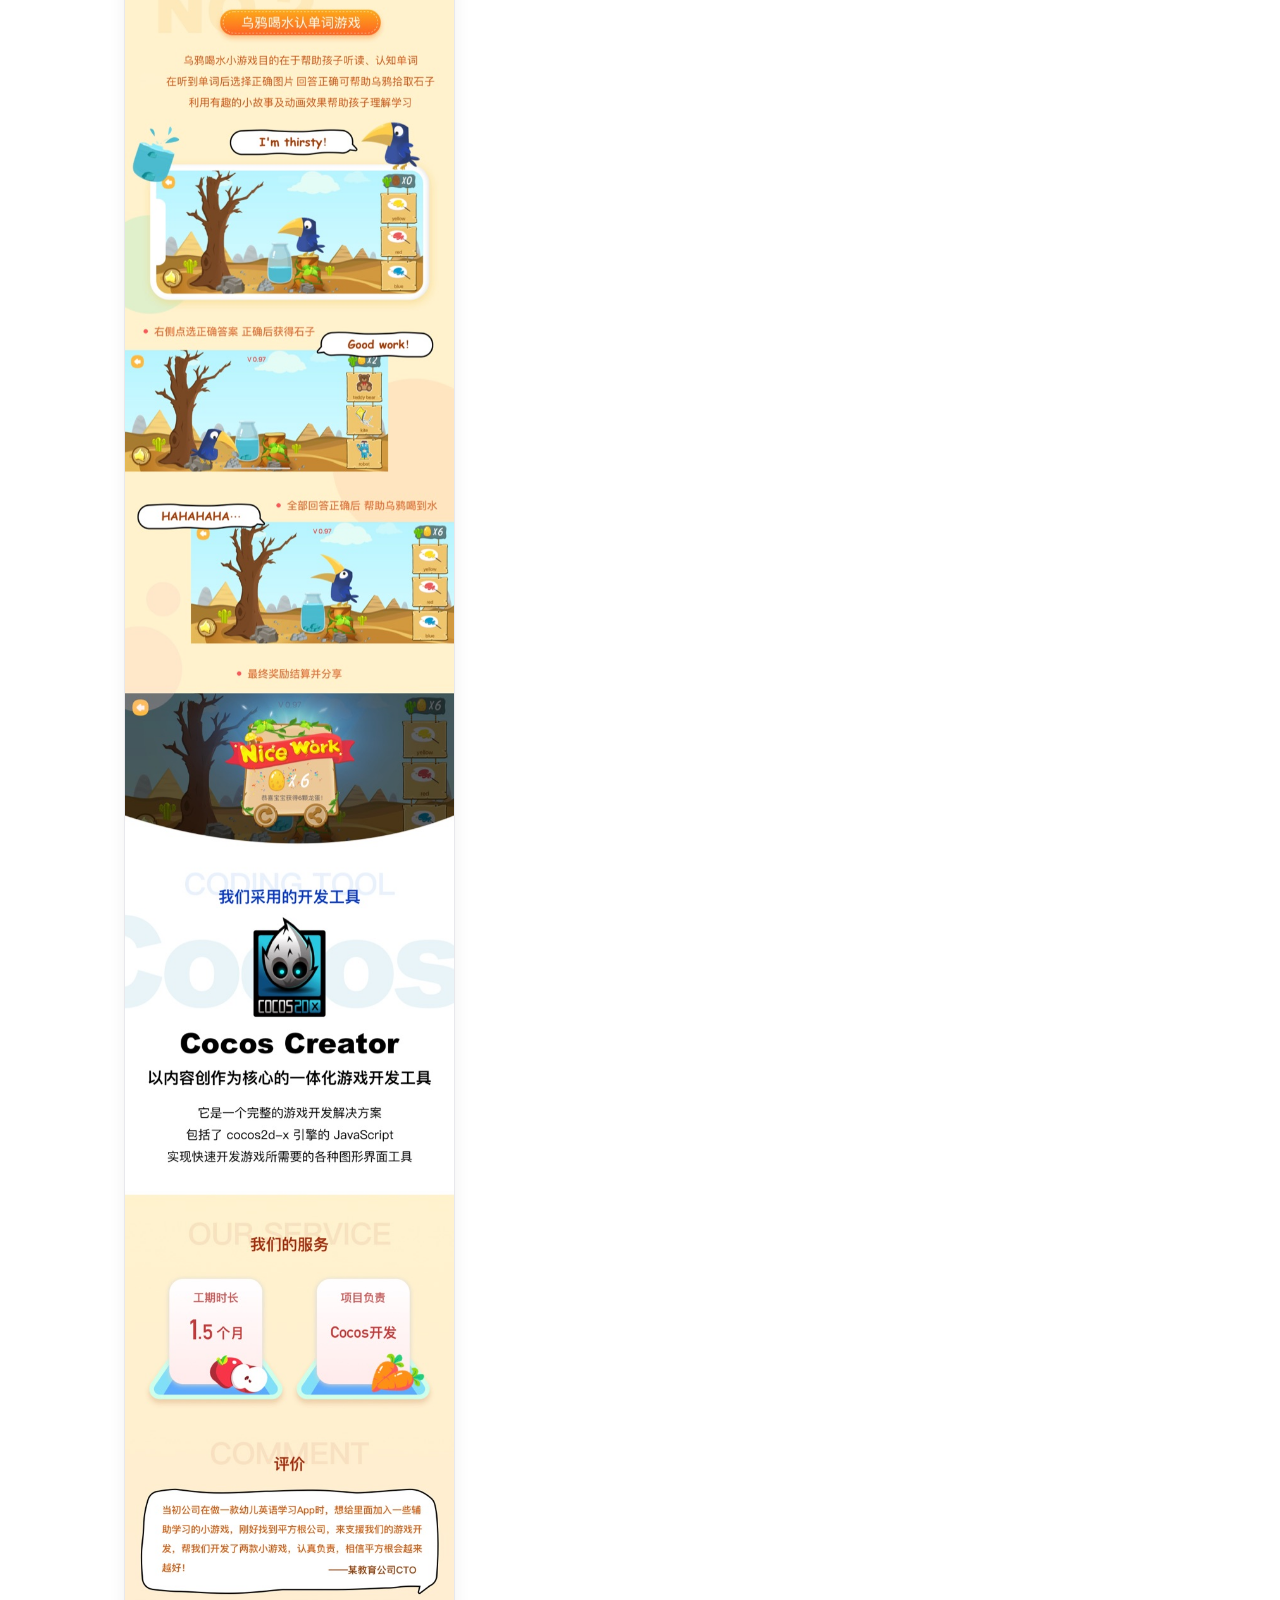
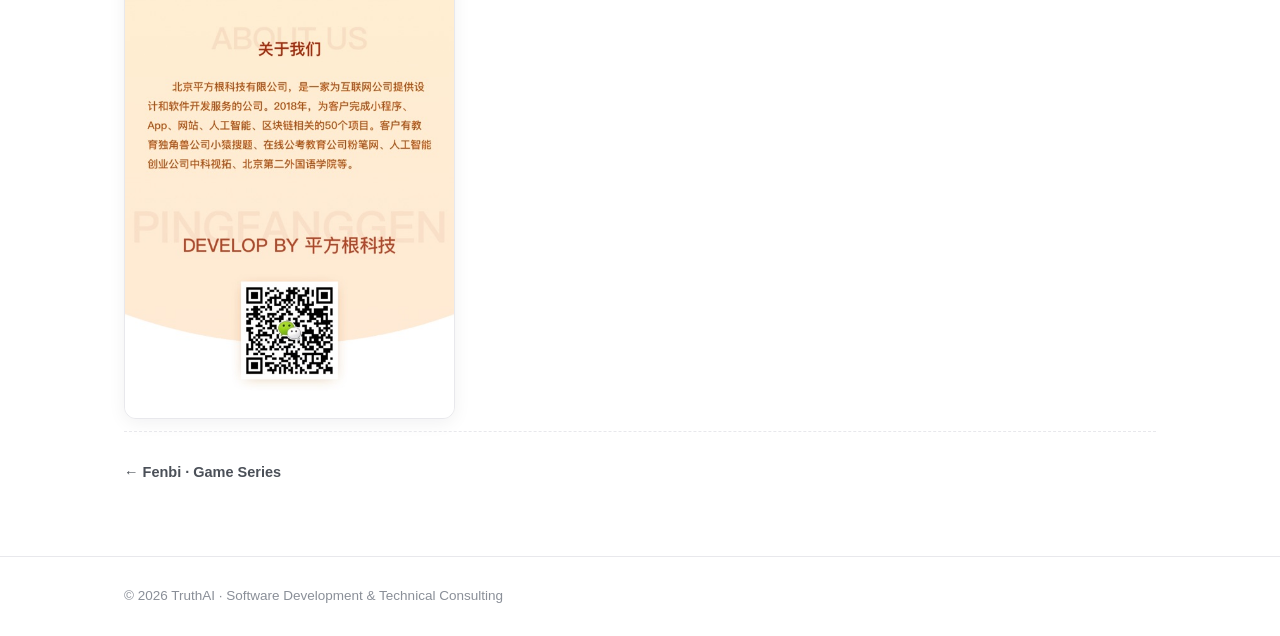
<file: cases/fenbi-kids.html>
<!DOCTYPE html>
<html lang="en">
<head>
  <meta charset="UTF-8">
  <meta name="viewport" content="width=device-width, initial-scale=1.0">
  <title>粉笔网 Kids 游戏 — 求真AI案例</title>
  <meta name="description" content="儿童启蒙英语学习游戏，覆盖 iOS / Android 双端。">
  <link rel="icon" href="../logo/favicon.ico" sizes="any">
  <link rel="icon" href="../logo/deepcompute-icon.png" type="image/png">
  <link rel="apple-touch-icon" href="../logo/apple-touch-icon.png">
  <script>
    (function () {
      try {
        var t = localStorage.getItem('truth-theme');
        var dark = t === 'dark' || (t !== 'light' && window.matchMedia('(prefers-color-scheme: dark)').matches);
        document.documentElement.dataset.theme = dark ? 'dark' : 'light';
      } catch (e) { document.documentElement.dataset.theme = 'light'; }
    })();
  </script>
  <link rel="stylesheet" href="../style.css">
</head>
<body>

  <header class="nav">
    <div class="container nav__inner">
      <a href="../index.html" class="nav__brand">
        <span class="nav__logo" aria-hidden="true"></span>
        求真AI
      </a>
      <nav class="nav__links" aria-label="主导航">
        <a href="../index.html">首页</a>
        <a href="../portfolio.html">案例</a>
        <a href="mailto:lzwjava@gmail.com" class="nav__cta">联系我们</a>
        <button id="themeToggle" class="theme-toggle" type="button" aria-label="切换深色模式">🌙</button>
        <button id="langToggle" class="lang-toggle" type="button">EN</button>
      </nav>
    </div>
  </header>

  <main class="case" id="top">
    <div class="container">

      <nav class="crumbs" aria-label="面包屑">
        <a href="../index.html">首页</a><span>/</span><a href="../portfolio.html">案例</a><span>/</span><b>粉笔网 Kids 游戏</b>
      </nav>

      <header class="case__head">
        <div class="case__head-left">
          <h1 class="case__title">粉笔网 Kids 游戏</h1>
          <p class="case__sub">App · 儿童英语启蒙游戏</p>
          <div class="case__tags"><span class="tag tag--app">App</span></div>
          <ul class="work__meta case__meta">
<li><b>负责</b>开发</li>
<li><b>历时</b>1 个月</li>
<li><b>平台</b>App</li>
<li><b>合作方</b>北京粉笔蓝天科技有限公司</li>
          </ul>
        </div>
        <p class="case__desc">儿童启蒙英语学习游戏，覆盖 iOS / Android 双端。</p>
      </header>

      <section class="case__gallery">
        <h2 class="case__gallery-title">界面预览</h2>
        <div class="gallery">
          <figure class="gallery__item"><img src="../images/fenbi-kids/cover.jpg" alt="粉笔网 Kids 游戏 截图" loading="lazy"></figure>
        </div>
      </section>

      <nav class="case__switch" aria-label="上一个 / 下一个案例">
<a class="case-switch" href="fenbi-game-series.html">← 粉笔网 · 游戏系列</a><span class="case-switch__spacer"></span>
      </nav>

    </div>
  </main>

  <span id="i18nTitleEn" hidden>粉笔网 Kids 游戏 — Case Study</span>
  <span id="i18nMetaEn" hidden>English-learning games for children, built for both iOS and Android.</span>

  <footer class="footer">
    <div class="container footer__inner">
      <p>© <span id="year">2026</span> 求真AI · 软件开发与技术咨询</p>
    </div>
  </footer>
  <script>
    document.getElementById('year').textContent = new Date().getFullYear();
  </script>
  <script src="../theme.js"></script>
  <script src="../i18n.js"></script>
</body>
</html>
</file>
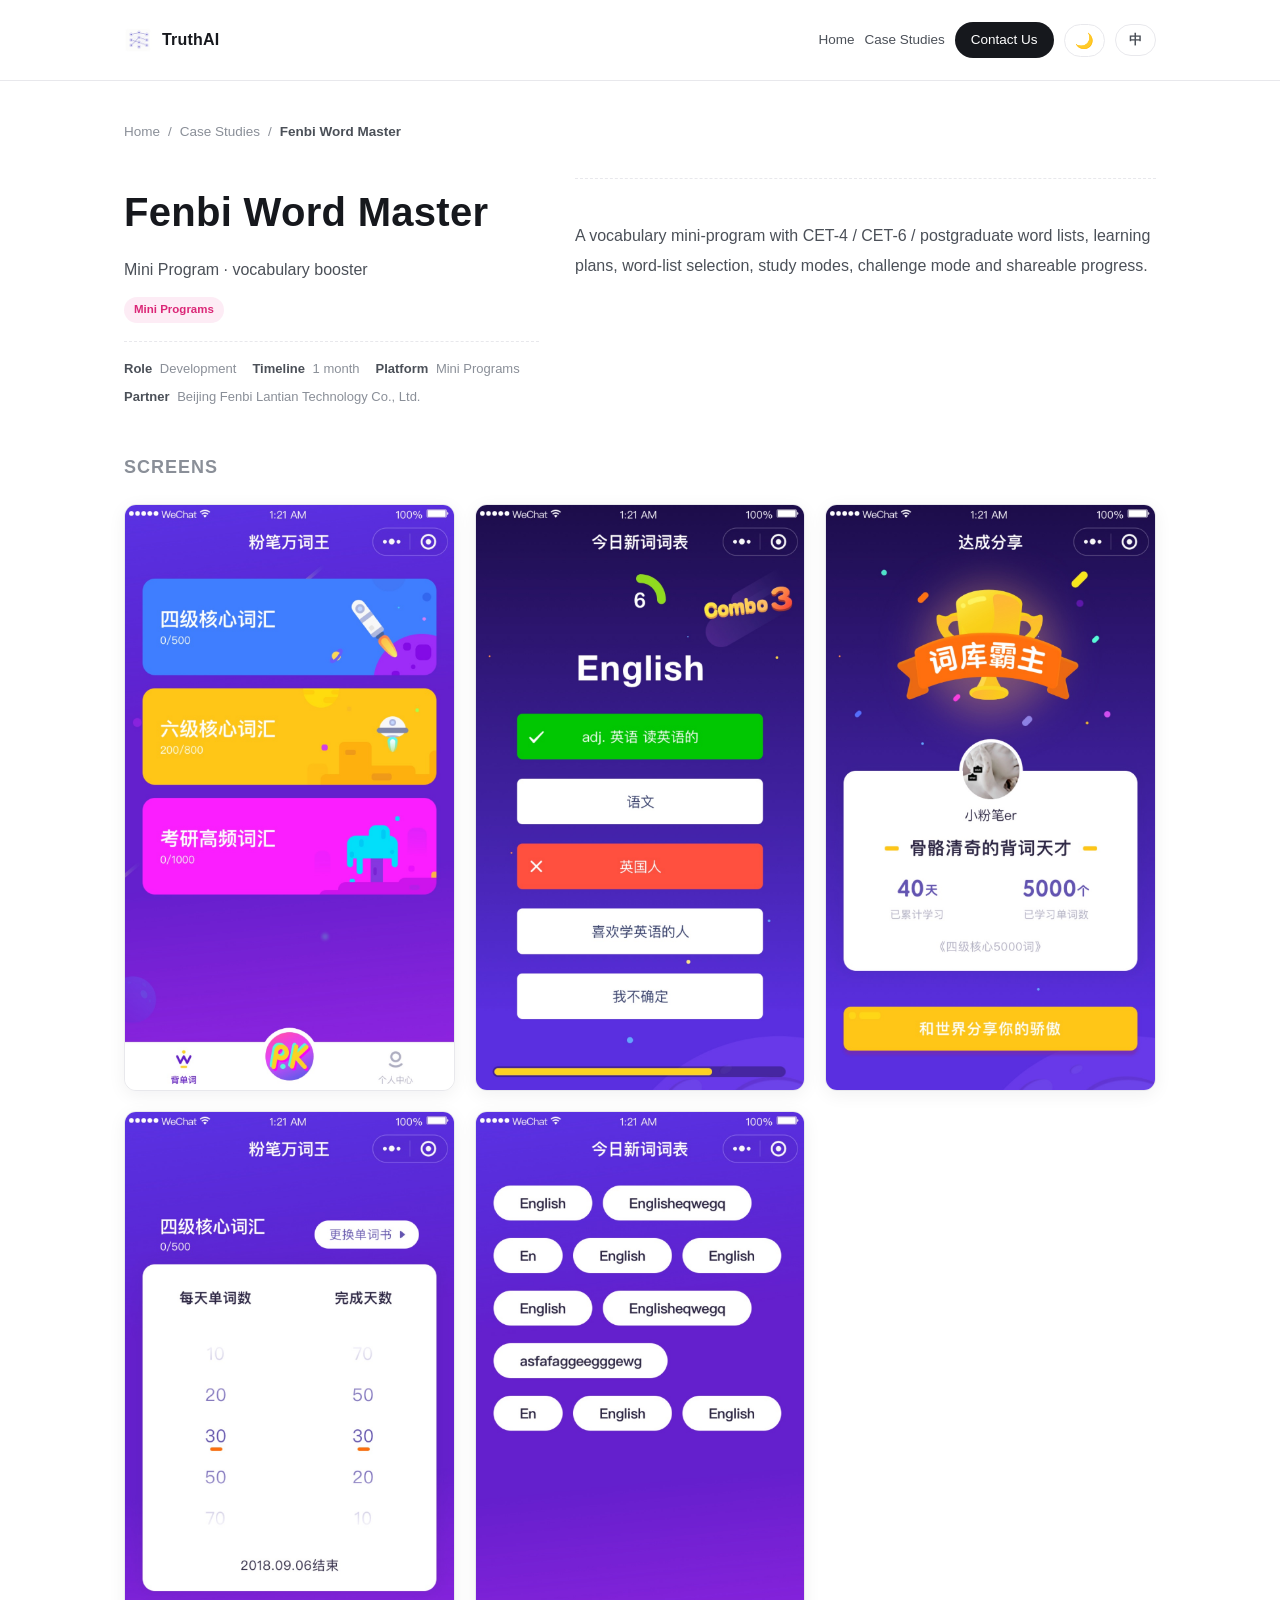
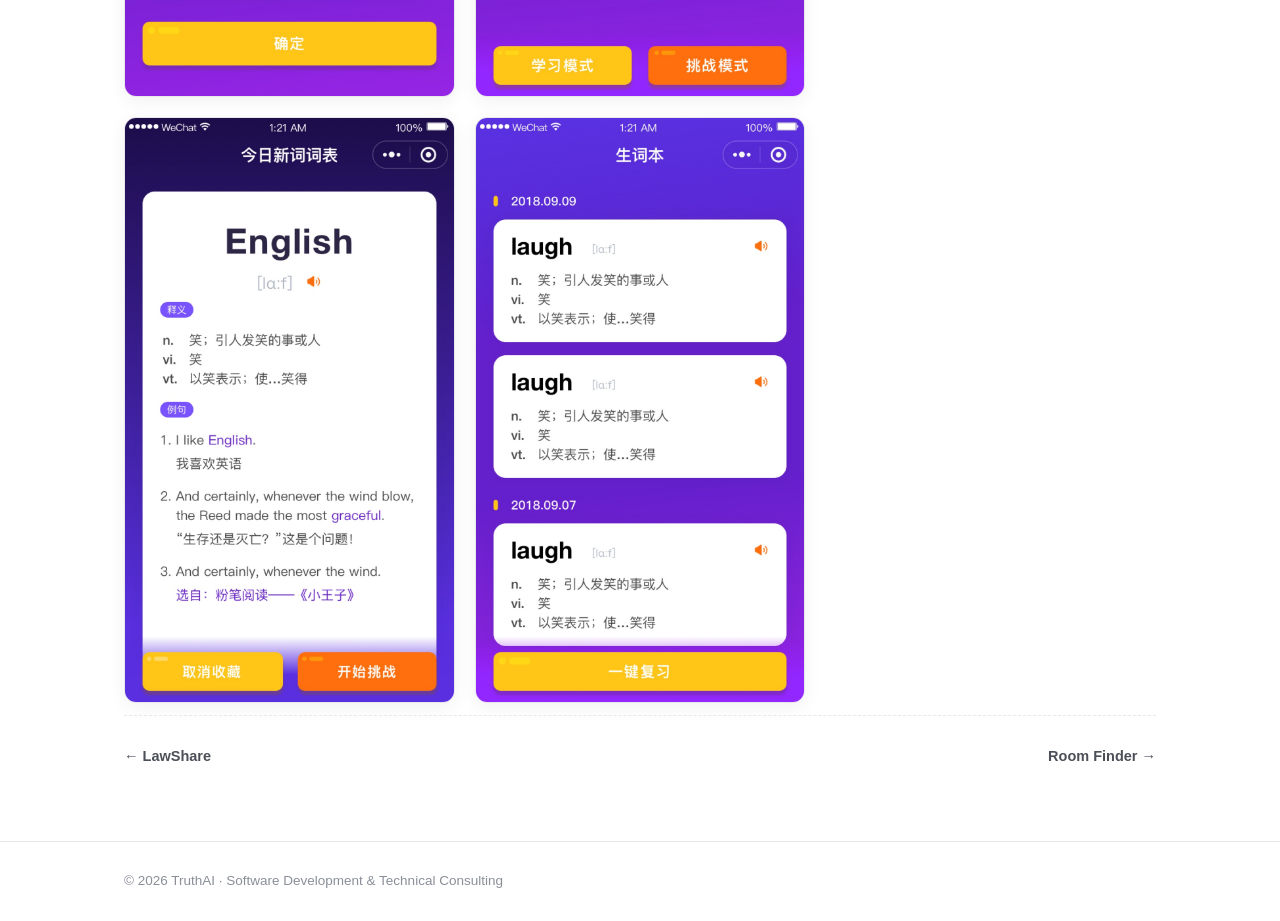
<file: cases/fenbi-word-master.html>
<!DOCTYPE html>
<html lang="en">
<head>
  <meta charset="UTF-8">
  <meta name="viewport" content="width=device-width, initial-scale=1.0">
  <title>粉笔万词王 — 求真AI案例</title>
  <meta name="description" content="背单词小程序：四级 / 六级 / 考研词库，支持制定学习计划、选择词表、学习模式、挑战模式与学习达成分享。">
  <link rel="icon" href="../logo/favicon.ico" sizes="any">
  <link rel="icon" href="../logo/deepcompute-icon.png" type="image/png">
  <link rel="apple-touch-icon" href="../logo/apple-touch-icon.png">
  <script>
    (function () {
      try {
        var t = localStorage.getItem('truth-theme');
        var dark = t === 'dark' || (t !== 'light' && window.matchMedia('(prefers-color-scheme: dark)').matches);
        document.documentElement.dataset.theme = dark ? 'dark' : 'light';
      } catch (e) { document.documentElement.dataset.theme = 'light'; }
    })();
  </script>
  <link rel="stylesheet" href="../style.css">
</head>
<body>

  <header class="nav">
    <div class="container nav__inner">
      <a href="../index.html" class="nav__brand">
        <span class="nav__logo" aria-hidden="true"></span>
        求真AI
      </a>
      <nav class="nav__links" aria-label="主导航">
        <a href="../index.html">首页</a>
        <a href="../portfolio.html">案例</a>
        <a href="mailto:lzwjava@gmail.com" class="nav__cta">联系我们</a>
        <button id="themeToggle" class="theme-toggle" type="button" aria-label="切换深色模式">🌙</button>
        <button id="langToggle" class="lang-toggle" type="button">EN</button>
      </nav>
    </div>
  </header>

  <main class="case" id="top">
    <div class="container">

      <nav class="crumbs" aria-label="面包屑">
        <a href="../index.html">首页</a><span>/</span><a href="../portfolio.html">案例</a><span>/</span><b>粉笔万词王</b>
      </nav>

      <header class="case__head">
        <div class="case__head-left">
          <h1 class="case__title">粉笔万词王</h1>
          <p class="case__sub">小程序 · 背单词利器</p>
          <div class="case__tags"><span class="tag tag--miniapp">小程序</span></div>
          <ul class="work__meta case__meta">
<li><b>负责</b>开发</li>
<li><b>历时</b>1 个月</li>
<li><b>平台</b>小程序</li>
<li><b>合作方</b>北京粉笔蓝天科技有限公司</li>
          </ul>
        </div>
        <p class="case__desc">背单词小程序：四级 / 六级 / 考研词库，支持制定学习计划、选择词表、学习模式、挑战模式与学习达成分享。</p>
      </header>

      <section class="case__gallery">
        <h2 class="case__gallery-title">界面预览</h2>
        <div class="gallery">
          <figure class="gallery__item"><img src="../images/fenbi-word-master/img-01.jpg" alt="粉笔万词王 截图" loading="lazy"></figure>
          <figure class="gallery__item"><img src="../images/fenbi-word-master/img-02.jpg" alt="粉笔万词王 截图" loading="lazy"></figure>
          <figure class="gallery__item"><img src="../images/fenbi-word-master/img-03.jpg" alt="粉笔万词王 截图" loading="lazy"></figure>
          <figure class="gallery__item"><img src="../images/fenbi-word-master/img-04.jpg" alt="粉笔万词王 截图" loading="lazy"></figure>
          <figure class="gallery__item"><img src="../images/fenbi-word-master/img-05.jpg" alt="粉笔万词王 截图" loading="lazy"></figure>
          <figure class="gallery__item"><img src="../images/fenbi-word-master/img-06.jpg" alt="粉笔万词王 截图" loading="lazy"></figure>
          <figure class="gallery__item"><img src="../images/fenbi-word-master/img-07.jpg" alt="粉笔万词王 截图" loading="lazy"></figure>
        </div>
      </section>

      <nav class="case__switch" aria-label="上一个 / 下一个案例">
<a class="case-switch" href="lawshare.html">← 律享</a><span class="case-switch__spacer"></span><a class="case-switch case-switch--next" href="room-finder.html">寻厢记 →</a>
      </nav>

    </div>
  </main>

  <span id="i18nTitleEn" hidden>粉笔万词王 — Case Study</span>
  <span id="i18nMetaEn" hidden>A vocabulary mini-program with CET-4 / CET-6 / postgraduate word lists, learning plans, word-list selection, study modes, challenge mode and share-able progress.</span>

  <footer class="footer">
    <div class="container footer__inner">
      <p>© <span id="year">2026</span> 求真AI · 软件开发与技术咨询</p>
    </div>
  </footer>
  <script>
    document.getElementById('year').textContent = new Date().getFullYear();
  </script>
  <script src="../theme.js"></script>
  <script src="../i18n.js"></script>
</body>
</html>
</file>
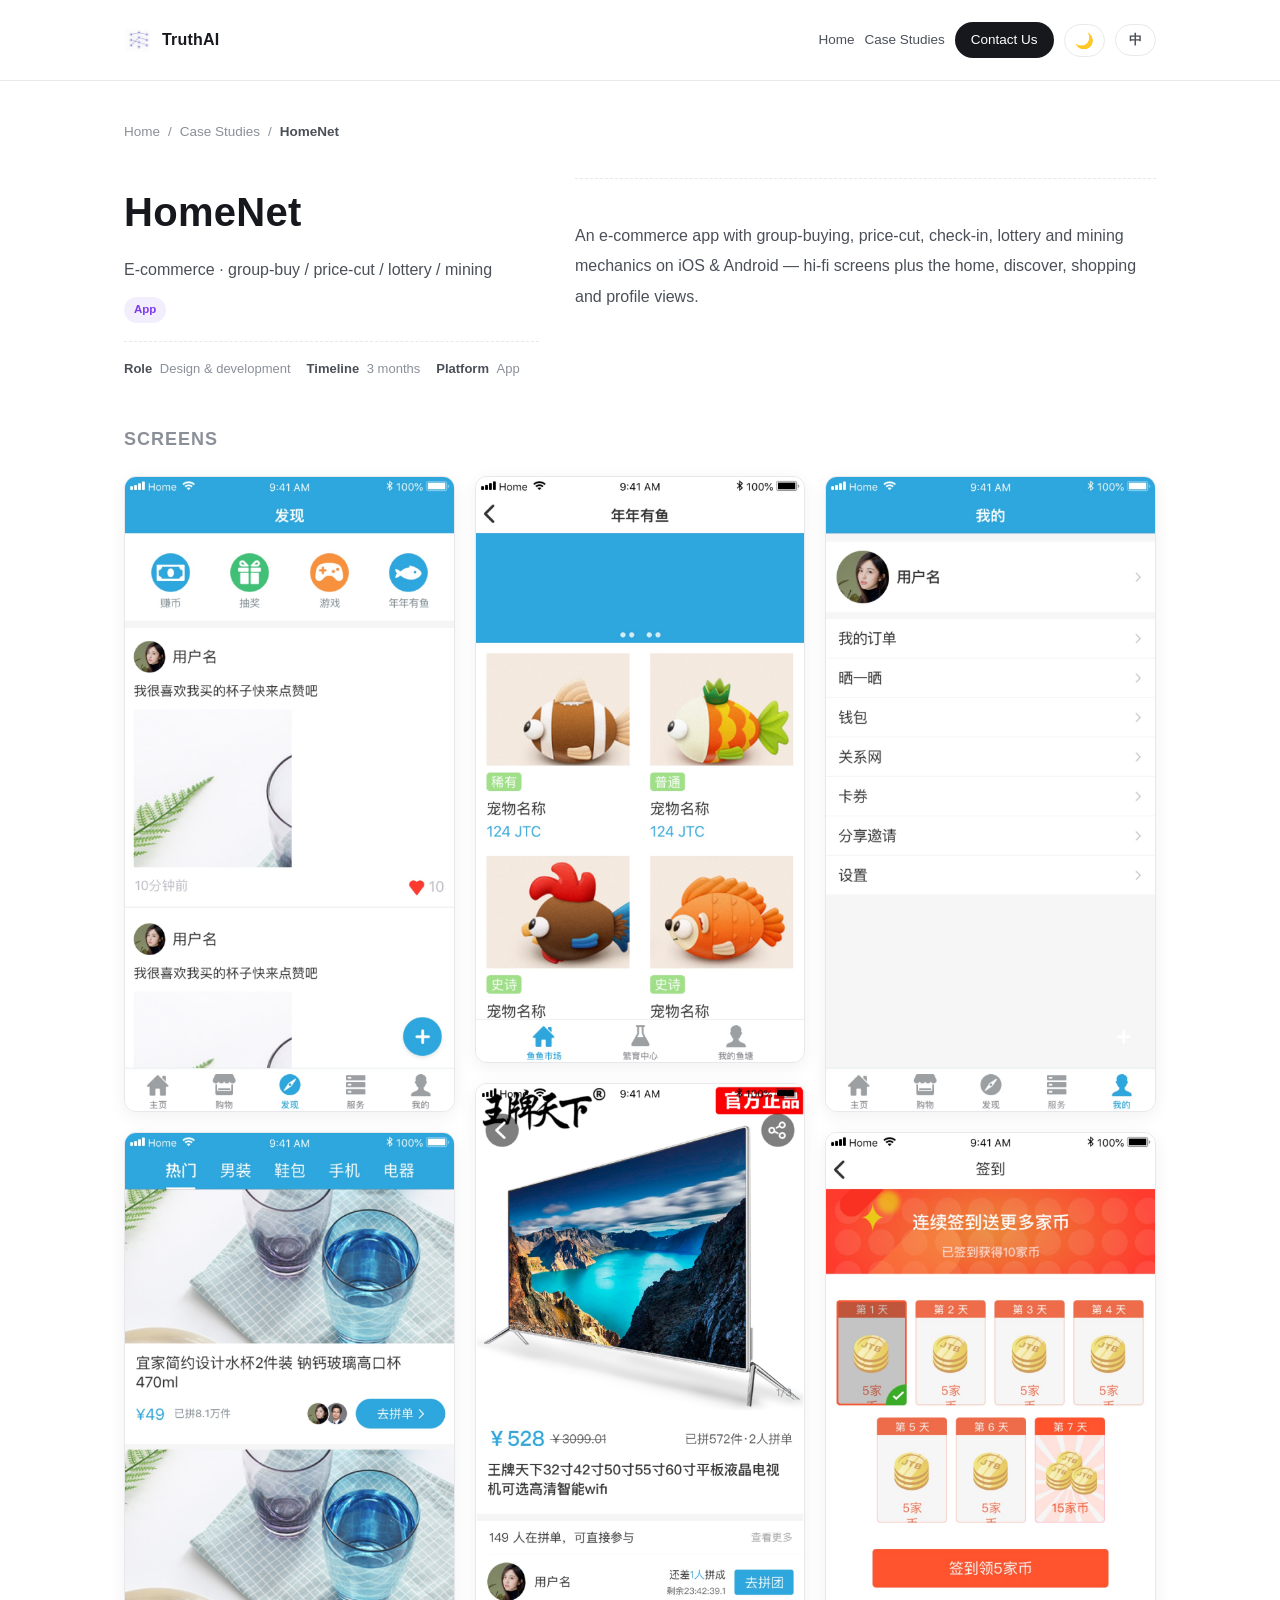
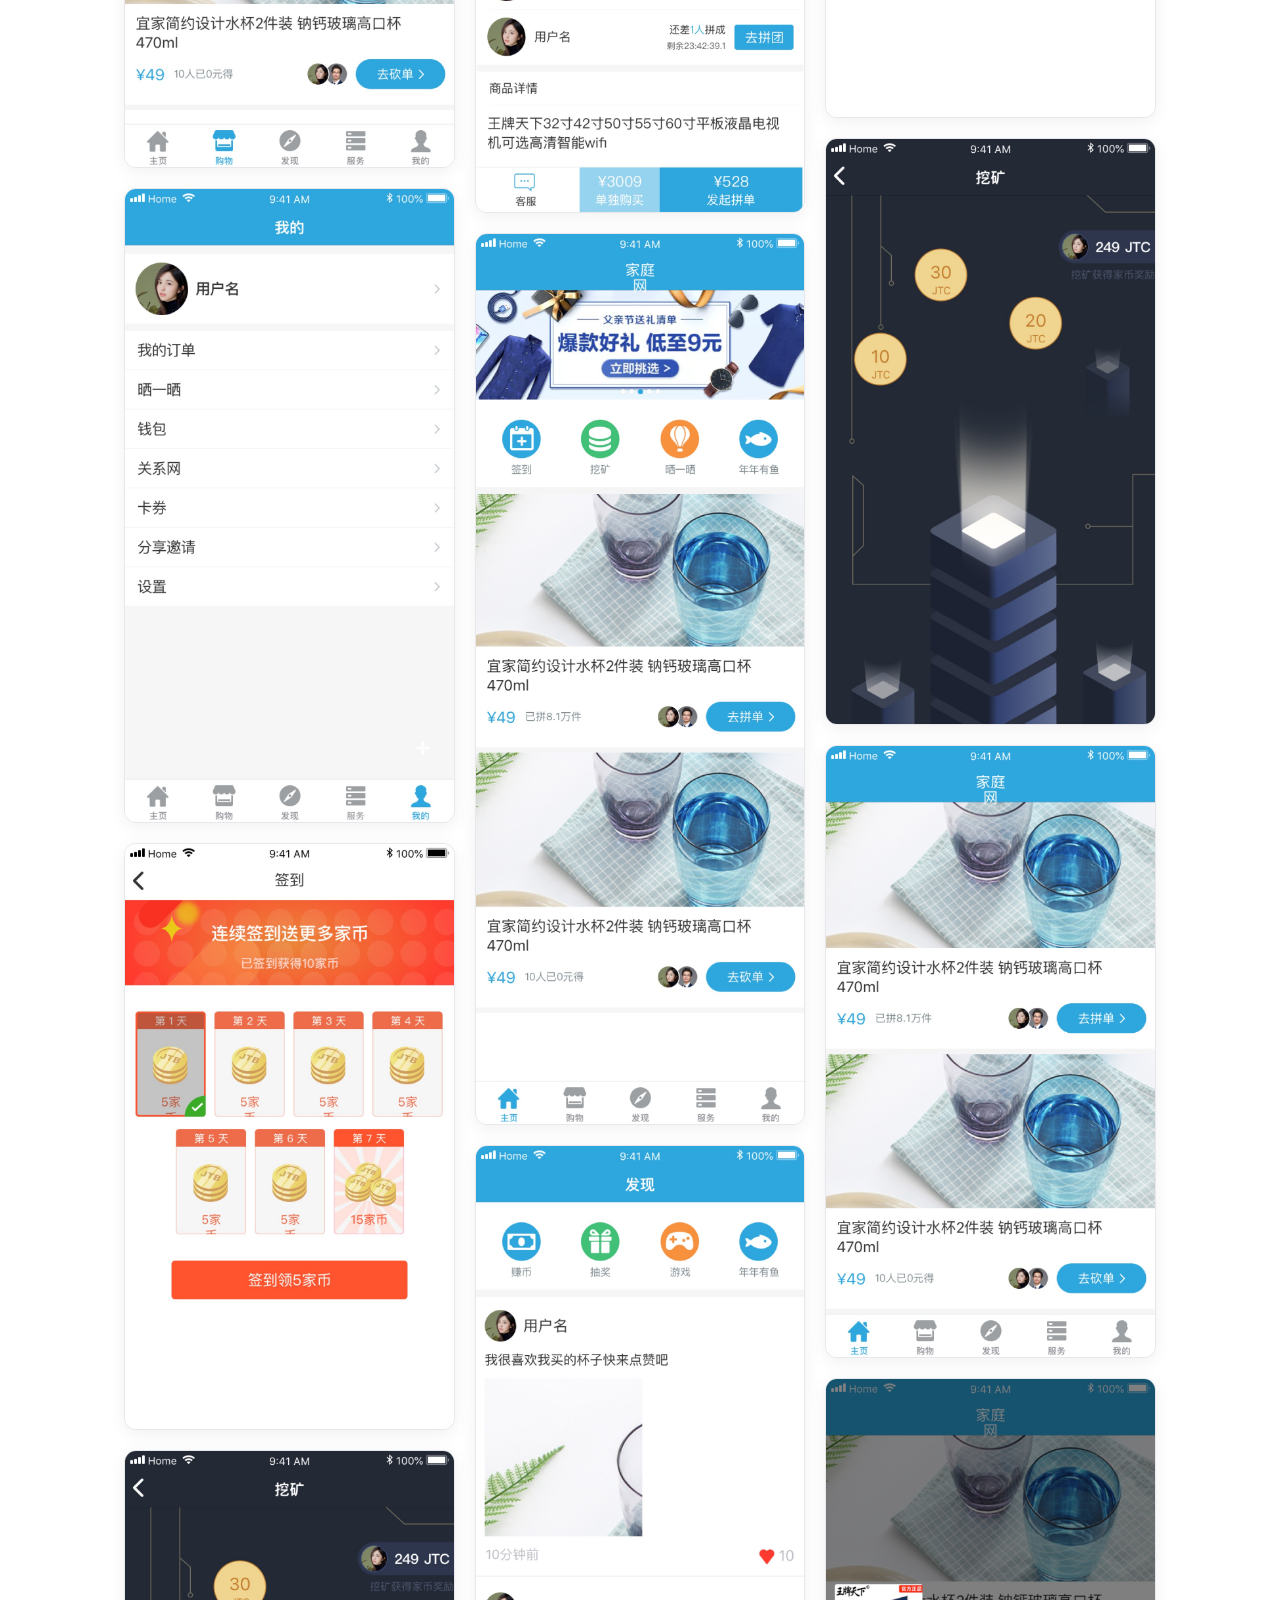
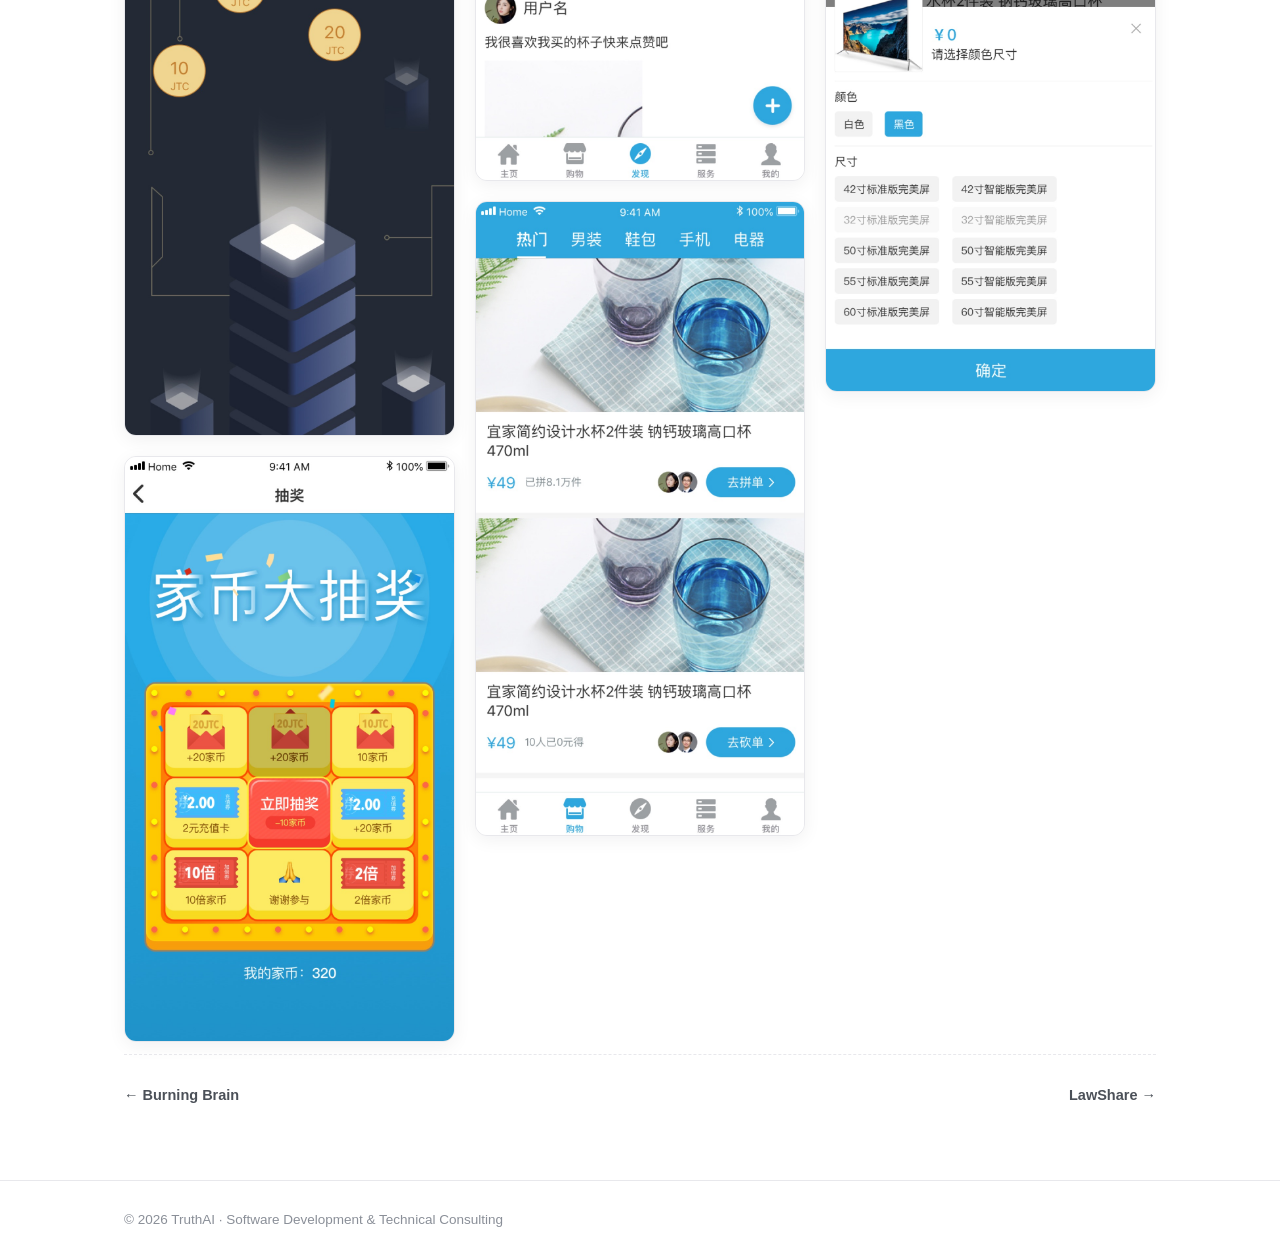
<file: cases/home-net.html>
<!DOCTYPE html>
<html lang="en">
<head>
  <meta charset="UTF-8">
  <meta name="viewport" content="width=device-width, initial-scale=1.0">
  <title>HomeNet — 求真AI案例</title>
  <meta name="description" content="电商 App，含拼单、砍价、签到、抽奖、挖矿等营销玩法，覆盖 iOS / Android 双端。包含完整的高保真设计稿与首页、发现、购物、我的等核心界面。">
  <link rel="icon" href="../logo/favicon.ico" sizes="any">
  <link rel="icon" href="../logo/deepcompute-icon.png" type="image/png">
  <link rel="apple-touch-icon" href="../logo/apple-touch-icon.png">
  <script>
    (function () {
      try {
        var t = localStorage.getItem('truth-theme');
        var dark = t === 'dark' || (t !== 'light' && window.matchMedia('(prefers-color-scheme: dark)').matches);
        document.documentElement.dataset.theme = dark ? 'dark' : 'light';
      } catch (e) { document.documentElement.dataset.theme = 'light'; }
    })();
  </script>
  <link rel="stylesheet" href="../style.css">
</head>
<body>

  <header class="nav">
    <div class="container nav__inner">
      <a href="../index.html" class="nav__brand">
        <span class="nav__logo" aria-hidden="true"></span>
        求真AI
      </a>
      <nav class="nav__links" aria-label="主导航">
        <a href="../index.html">首页</a>
        <a href="../portfolio.html">案例</a>
        <a href="mailto:lzwjava@gmail.com" class="nav__cta">联系我们</a>
        <button id="themeToggle" class="theme-toggle" type="button" aria-label="切换深色模式">🌙</button>
        <button id="langToggle" class="lang-toggle" type="button">EN</button>
      </nav>
    </div>
  </header>

  <main class="case" id="top">
    <div class="container">

      <nav class="crumbs" aria-label="面包屑">
        <a href="../index.html">首页</a><span>/</span><a href="../portfolio.html">案例</a><span>/</span><b>HomeNet</b>
      </nav>

      <header class="case__head">
        <div class="case__head-left">
          <h1 class="case__title">HomeNet</h1>
          <p class="case__sub">电商平台 · 拼单 / 砍价 / 抽奖 / 挖矿</p>
          <div class="case__tags"><span class="tag tag--app">App</span></div>
          <ul class="work__meta case__meta">
<li><b>负责</b>设计、开发</li>
<li><b>历时</b>3 个月</li>
<li><b>平台</b>App</li>
          </ul>
        </div>
        <p class="case__desc">电商 App，含拼单、砍价、签到、抽奖、挖矿等营销玩法，覆盖 iOS / Android 双端。包含完整的高保真设计稿与首页、发现、购物、我的等核心界面。</p>
      </header>

      <section class="case__gallery">
        <h2 class="case__gallery-title">界面预览</h2>
        <div class="gallery">
          <figure class="gallery__item"><img src="../images/home-net/img-01.jpg" alt="HomeNet 截图" loading="lazy"></figure>
          <figure class="gallery__item"><img src="../images/home-net/img-02.jpg" alt="HomeNet 截图" loading="lazy"></figure>
          <figure class="gallery__item"><img src="../images/home-net/img-03.jpg" alt="HomeNet 截图" loading="lazy"></figure>
          <figure class="gallery__item"><img src="../images/home-net/img-04.jpg" alt="HomeNet 截图" loading="lazy"></figure>
          <figure class="gallery__item"><img src="../images/home-net/img-05.jpg" alt="HomeNet 截图" loading="lazy"></figure>
          <figure class="gallery__item"><img src="../images/home-net/img-06.jpg" alt="HomeNet 截图" loading="lazy"></figure>
          <figure class="gallery__item"><img src="../images/home-net/img-07.jpg" alt="HomeNet 截图" loading="lazy"></figure>
          <figure class="gallery__item"><img src="../images/home-net/img-08.jpg" alt="HomeNet 截图" loading="lazy"></figure>
          <figure class="gallery__item"><img src="../images/home-net/img-09.jpg" alt="HomeNet 截图" loading="lazy"></figure>
          <figure class="gallery__item"><img src="../images/home-net/img-10.jpg" alt="HomeNet 截图" loading="lazy"></figure>
          <figure class="gallery__item"><img src="../images/home-net/img-11.jpg" alt="HomeNet 截图" loading="lazy"></figure>
          <figure class="gallery__item"><img src="../images/home-net/img-12.jpg" alt="HomeNet 截图" loading="lazy"></figure>
          <figure class="gallery__item"><img src="../images/home-net/img-13.jpg" alt="HomeNet 截图" loading="lazy"></figure>
          <figure class="gallery__item"><img src="../images/home-net/img-14.jpg" alt="HomeNet 截图" loading="lazy"></figure>
          <figure class="gallery__item"><img src="../images/home-net/img-15.jpg" alt="HomeNet 截图" loading="lazy"></figure>
          <figure class="gallery__item"><img src="../images/home-net/img-16.jpg" alt="HomeNet 截图" loading="lazy"></figure>
        </div>
      </section>

      <nav class="case__switch" aria-label="上一个 / 下一个案例">
<a class="case-switch" href="burning-brain.html">← 燃烧吧大脑</a><span class="case-switch__spacer"></span><a class="case-switch case-switch--next" href="lawshare.html">律享 →</a>
      </nav>

    </div>
  </main>

  <span id="i18nTitleEn" hidden>HomeNet — Case Study</span>
  <span id="i18nMetaEn" hidden>An e-commerce app with group-buying, price-cut, check-in, lottery and mining game mechanics, covering both iOS and Android — full hi-fi screens and core screens.</span>

  <footer class="footer">
    <div class="container footer__inner">
      <p>© <span id="year">2026</span> 求真AI · 软件开发与技术咨询</p>
    </div>
  </footer>
  <script>
    document.getElementById('year').textContent = new Date().getFullYear();
  </script>
  <script src="../theme.js"></script>
  <script src="../i18n.js"></script>
</body>
</html>
</file>
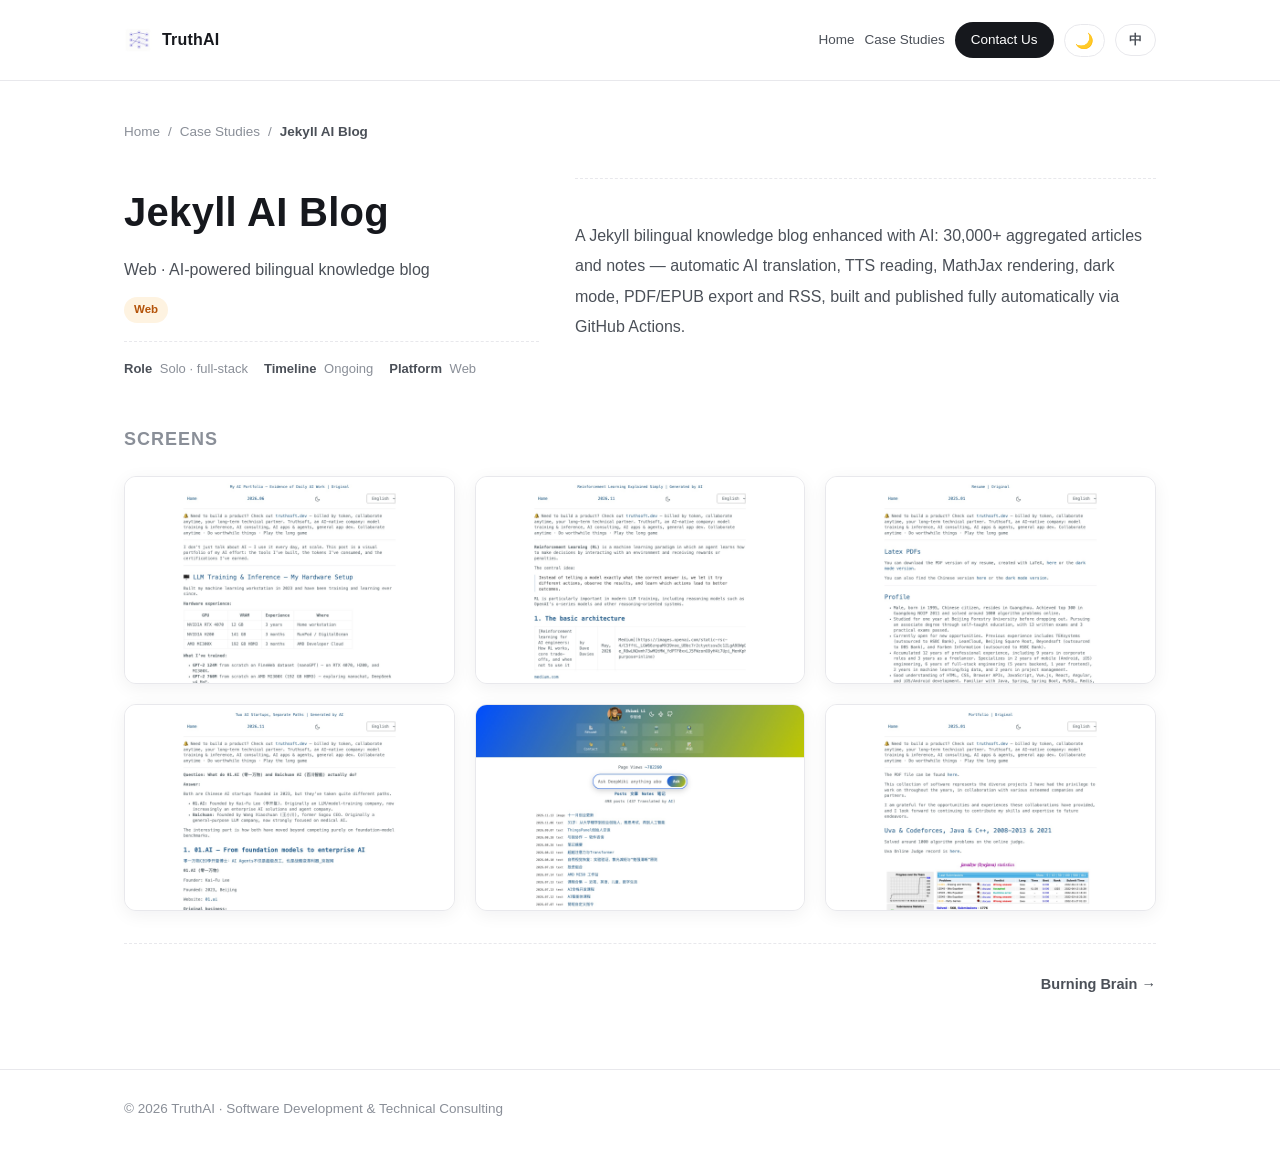
<file: cases/jekyll-ai-blog.html>
<!DOCTYPE html>
<html lang="en">
<head>
  <meta charset="UTF-8">
  <meta name="viewport" content="width=device-width, initial-scale=1.0">
  <title>Jekyll AI 博客 — 求真AI案例</title>
  <meta name="description" content="以 AI 能力增强的 Jekyll 双语知识博客，聚合三万多篇文章与笔记：自动 AI 双语翻译、TTS 语音朗读、MathJax 公式渲染、夜间模式、PDF/EPUB 导出与 RSS 订阅，并通过 GitHub Actions 全自动构建与发布。">
  <link rel="icon" href="../logo/favicon.ico" sizes="any">
  <link rel="icon" href="../logo/deepcompute-icon.png" type="image/png">
  <link rel="apple-touch-icon" href="../logo/apple-touch-icon.png">
  <script>
    (function () {
      try {
        var t = localStorage.getItem('truth-theme');
        var dark = t === 'dark' || (t !== 'light' && window.matchMedia('(prefers-color-scheme: dark)').matches);
        document.documentElement.dataset.theme = dark ? 'dark' : 'light';
      } catch (e) { document.documentElement.dataset.theme = 'light'; }
    })();
  </script>
  <link rel="stylesheet" href="../style.css">
</head>
<body>

  <header class="nav">
    <div class="container nav__inner">
      <a href="../index.html" class="nav__brand">
        <span class="nav__logo" aria-hidden="true"></span>
        求真AI
      </a>
      <nav class="nav__links" aria-label="主导航">
        <a href="../index.html">首页</a>
        <a href="../portfolio.html">案例</a>
        <a href="mailto:lzwjava@gmail.com" class="nav__cta">联系我们</a>
        <button id="themeToggle" class="theme-toggle" type="button" aria-label="切换深色模式">🌙</button>
        <button id="langToggle" class="lang-toggle" type="button">EN</button>
      </nav>
    </div>
  </header>

  <main class="case" id="top">
    <div class="container">

      <nav class="crumbs" aria-label="面包屑">
        <a href="../index.html">首页</a><span>/</span><a href="../portfolio.html">案例</a><span>/</span><b>Jekyll AI 博客</b>
      </nav>

      <header class="case__head">
        <div class="case__head-left">
          <h1 class="case__title">Jekyll AI 博客</h1>
          <p class="case__sub">Web · AI 驱动的双语知识博客</p>
          <div class="case__tags"><span class="tag tag--web">Web</span></div>
          <ul class="work__meta case__meta">
<li><b>负责</b>自研 · 全栈</li>
<li><b>历时</b>持续迭代</li>
<li><b>平台</b>Web</li>
          </ul>
        </div>
        <p class="case__desc">以 AI 能力增强的 Jekyll 双语知识博客，聚合三万多篇文章与笔记：自动 AI 双语翻译、TTS 语音朗读、MathJax 公式渲染、夜间模式、PDF/EPUB 导出与 RSS 订阅，并通过 GitHub Actions 全自动构建与发布。</p>
      </header>

      <section class="case__gallery">
        <h2 class="case__gallery-title">界面预览</h2>
        <div class="gallery">
          <figure class="gallery__item"><img src="../images/jekyll-ai-blog/img-01.jpg" alt="Jekyll AI 博客 截图" loading="lazy"></figure>
          <figure class="gallery__item"><img src="../images/jekyll-ai-blog/img-02.jpg" alt="Jekyll AI 博客 截图" loading="lazy"></figure>
          <figure class="gallery__item"><img src="../images/jekyll-ai-blog/img-03.jpg" alt="Jekyll AI 博客 截图" loading="lazy"></figure>
          <figure class="gallery__item"><img src="../images/jekyll-ai-blog/img-04.jpg" alt="Jekyll AI 博客 截图" loading="lazy"></figure>
          <figure class="gallery__item"><img src="../images/jekyll-ai-blog/img-05.jpg" alt="Jekyll AI 博客 截图" loading="lazy"></figure>
          <figure class="gallery__item"><img src="../images/jekyll-ai-blog/img-06.jpg" alt="Jekyll AI 博客 截图" loading="lazy"></figure>
        </div>
      </section>

      <nav class="case__switch" aria-label="上一个 / 下一个案例">
<span class="case-switch__spacer"></span><a class="case-switch case-switch--next" href="burning-brain.html">燃烧吧大脑 →</a>
      </nav>

    </div>
  </main>

  <span id="i18nTitleEn" hidden>Jekyll AI 博客 — Case Study</span>
  <span id="i18nMetaEn" hidden>An AI-supercharged Jekyll bilingual knowledge blog aggregating 30,000+ posts and notes: automatic AI translation, text-to-speech narration, MathJax rendering, night mode, PDF/EPUB export, RSS feeds and fully automated builds via GitHub Actions.</span>

  <footer class="footer">
    <div class="container footer__inner">
      <p>© <span id="year">2026</span> 求真AI · 软件开发与技术咨询</p>
    </div>
  </footer>
  <script>
    document.getElementById('year').textContent = new Date().getFullYear();
  </script>
  <script src="../theme.js"></script>
  <script src="../i18n.js"></script>
</body>
</html>
</file>
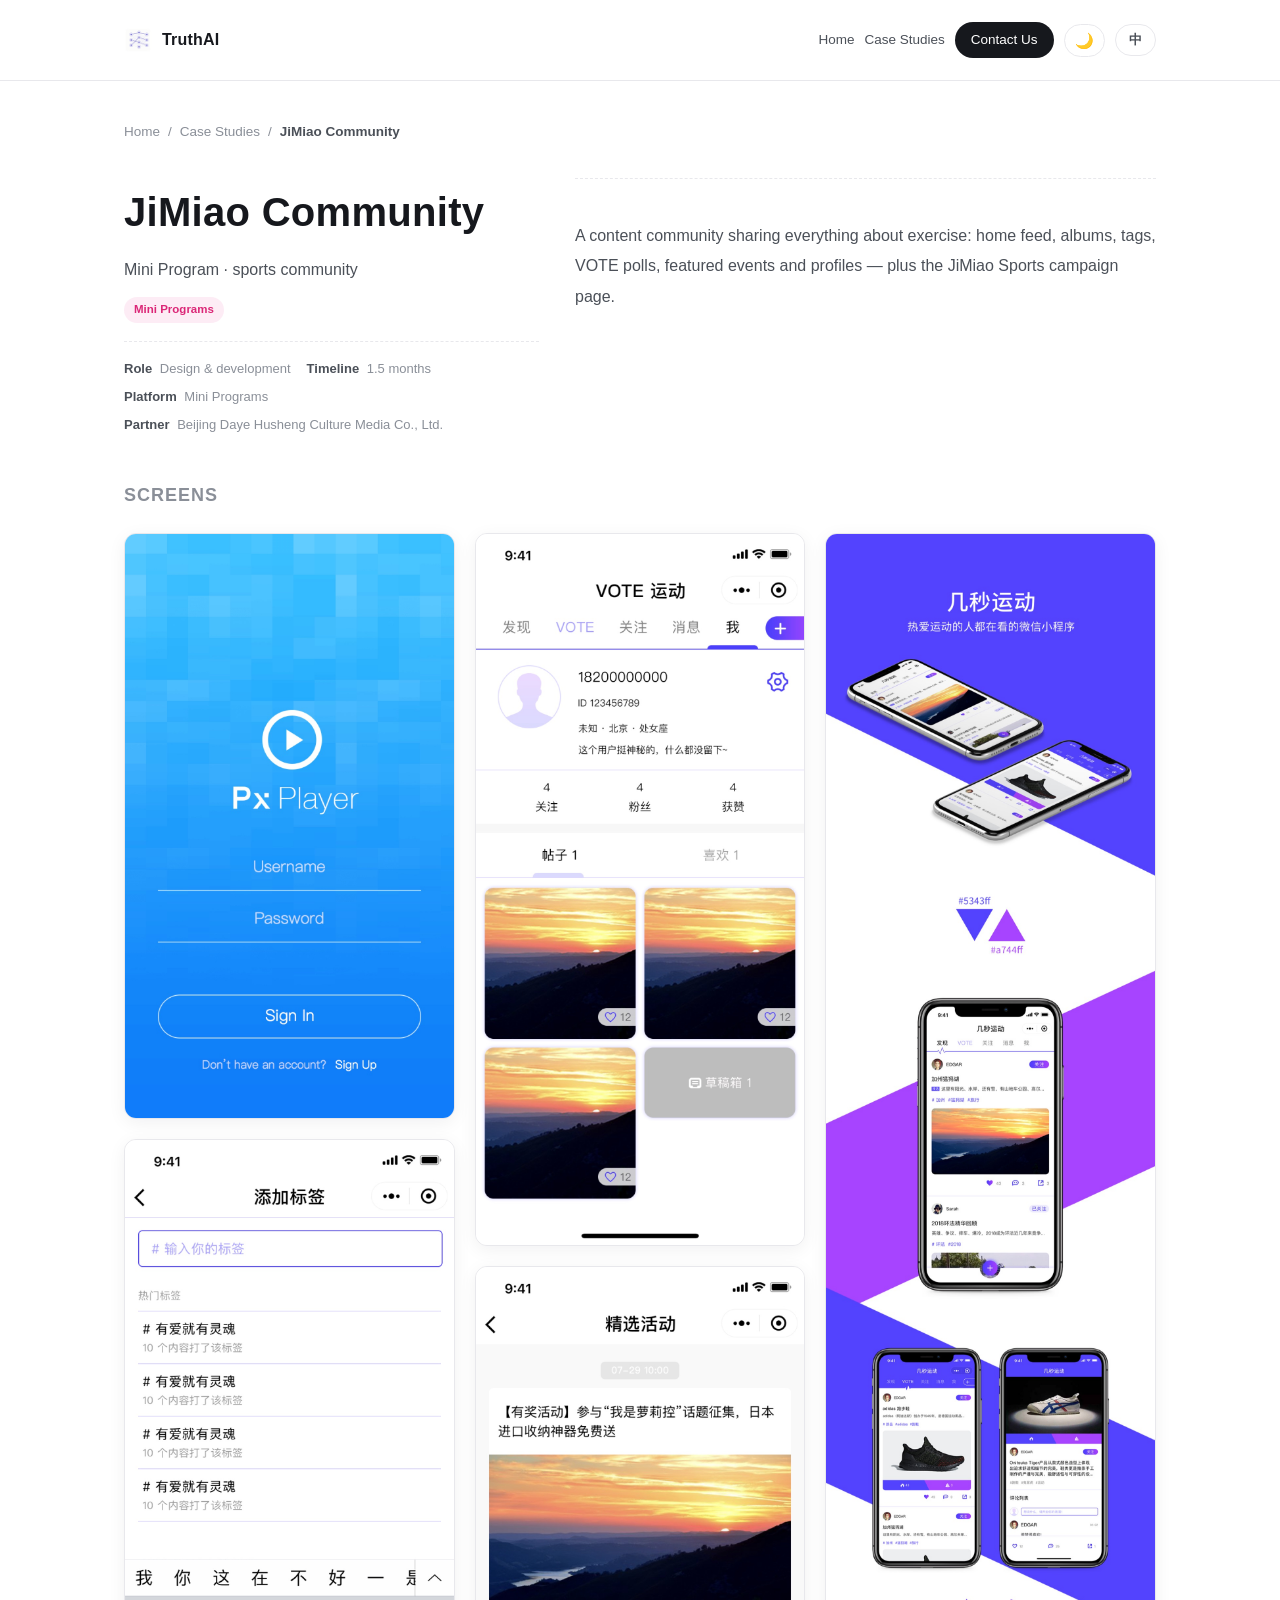
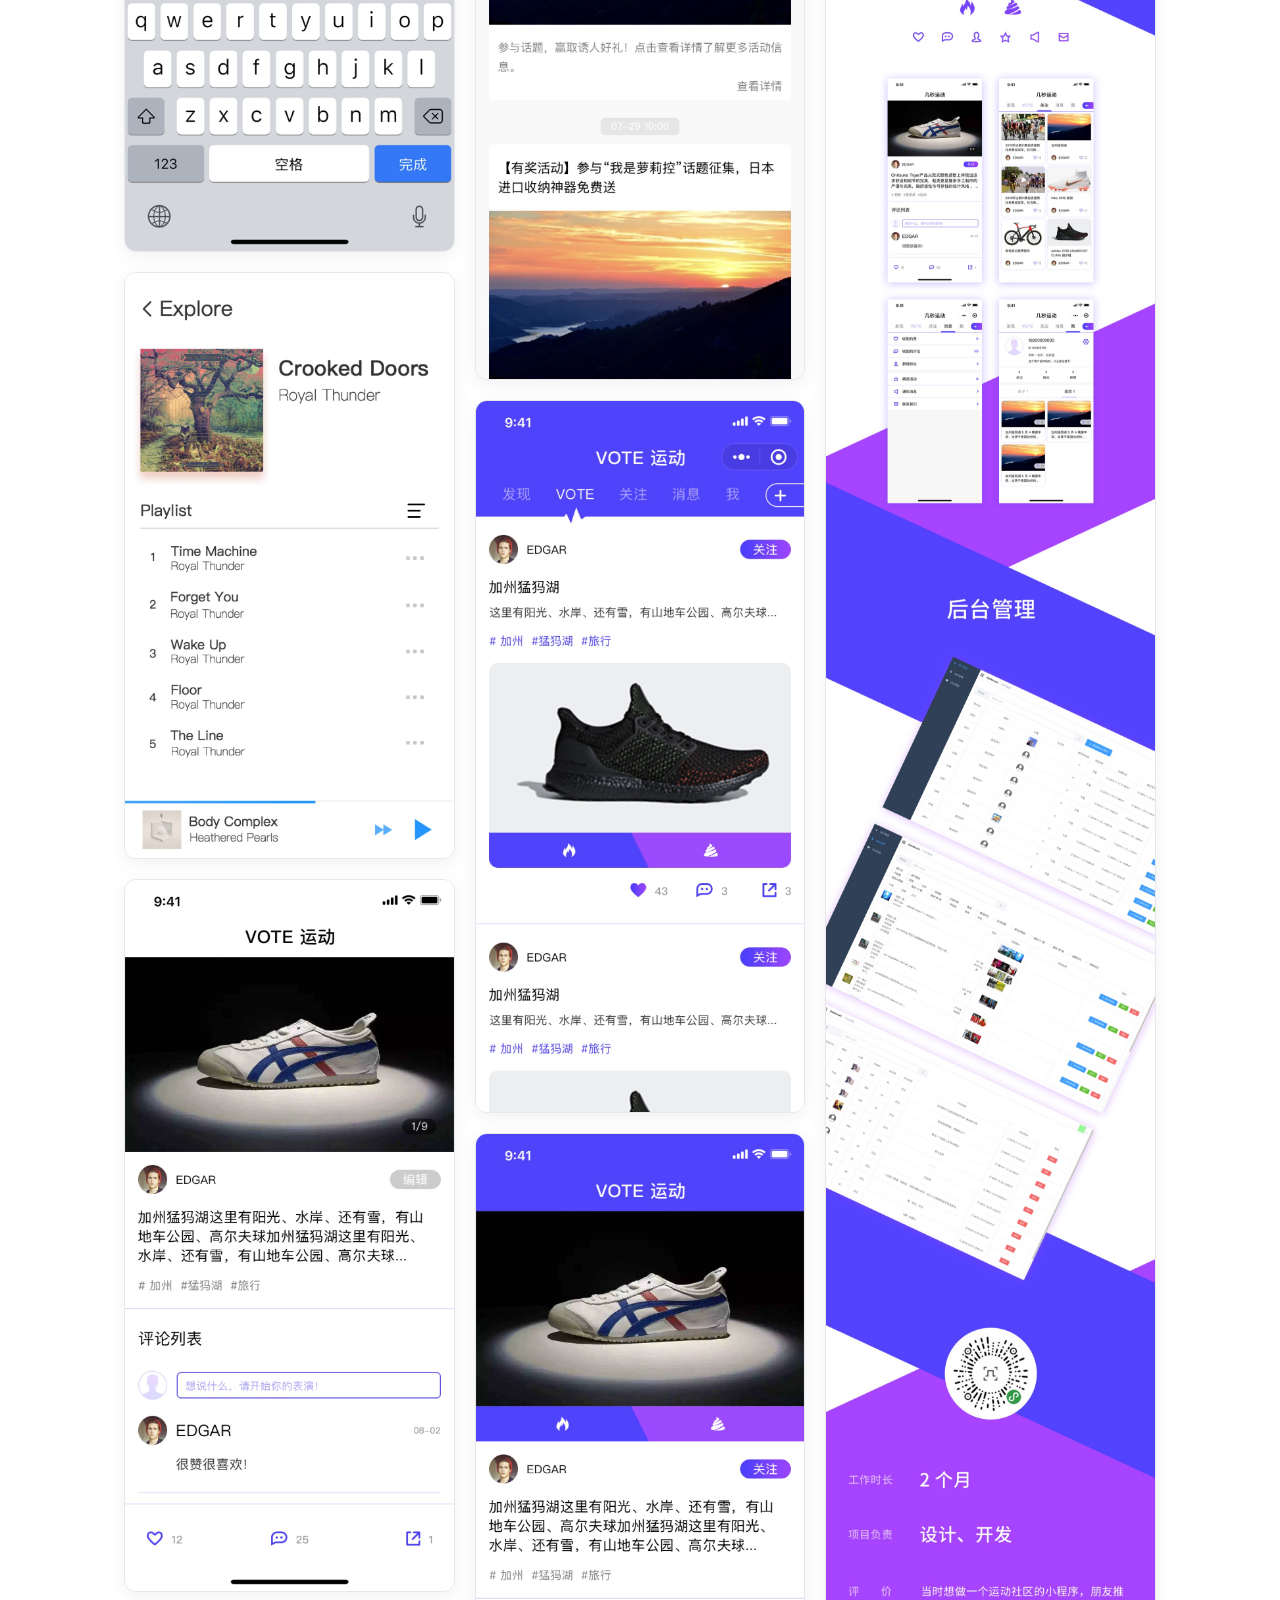
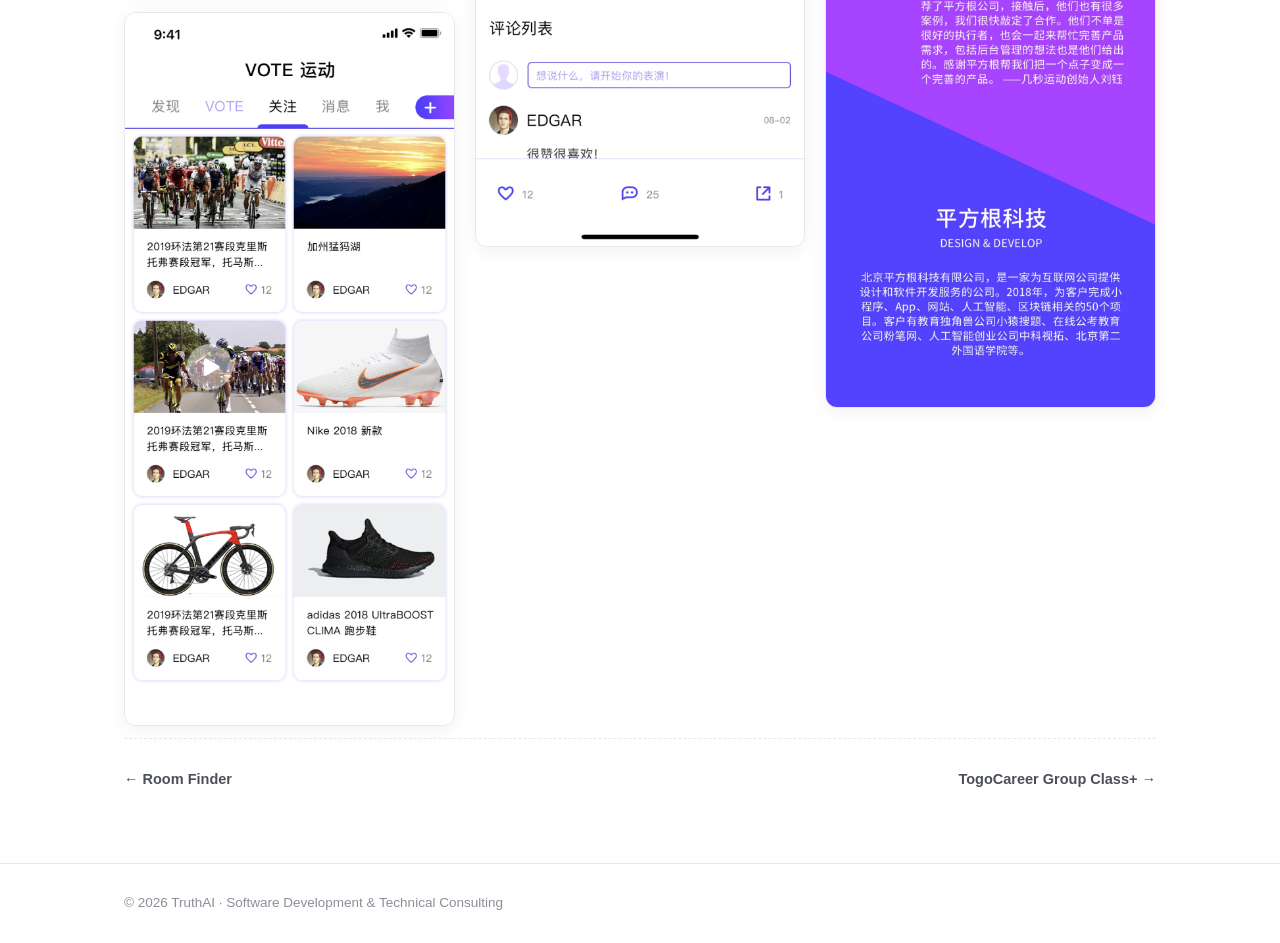
<file: cases/jimiao-community.html>
<!DOCTYPE html>
<html lang="en">
<head>
  <meta charset="UTF-8">
  <meta name="viewport" content="width=device-width, initial-scale=1.0">
  <title>几秒社区 — 求真AI案例</title>
  <meta name="description" content="分享与运动有关的一切的内容社区：主页动态、专辑、标签、VOTE 投票、精选活动与个人中心。另含「几秒运动」主题活动页。">
  <link rel="icon" href="../logo/favicon.ico" sizes="any">
  <link rel="icon" href="../logo/deepcompute-icon.png" type="image/png">
  <link rel="apple-touch-icon" href="../logo/apple-touch-icon.png">
  <script>
    (function () {
      try {
        var t = localStorage.getItem('truth-theme');
        var dark = t === 'dark' || (t !== 'light' && window.matchMedia('(prefers-color-scheme: dark)').matches);
        document.documentElement.dataset.theme = dark ? 'dark' : 'light';
      } catch (e) { document.documentElement.dataset.theme = 'light'; }
    })();
  </script>
  <link rel="stylesheet" href="../style.css">
</head>
<body>

  <header class="nav">
    <div class="container nav__inner">
      <a href="../index.html" class="nav__brand">
        <span class="nav__logo" aria-hidden="true"></span>
        求真AI
      </a>
      <nav class="nav__links" aria-label="主导航">
        <a href="../index.html">首页</a>
        <a href="../portfolio.html">案例</a>
        <a href="mailto:lzwjava@gmail.com" class="nav__cta">联系我们</a>
        <button id="themeToggle" class="theme-toggle" type="button" aria-label="切换深色模式">🌙</button>
        <button id="langToggle" class="lang-toggle" type="button">EN</button>
      </nav>
    </div>
  </header>

  <main class="case" id="top">
    <div class="container">

      <nav class="crumbs" aria-label="面包屑">
        <a href="../index.html">首页</a><span>/</span><a href="../portfolio.html">案例</a><span>/</span><b>几秒社区</b>
      </nav>

      <header class="case__head">
        <div class="case__head-left">
          <h1 class="case__title">几秒社区</h1>
          <p class="case__sub">小程序 · 运动内容社区</p>
          <div class="case__tags"><span class="tag tag--miniapp">小程序</span></div>
          <ul class="work__meta case__meta">
<li><b>负责</b>设计、开发</li>
<li><b>历时</b>1.5 个月</li>
<li><b>平台</b>小程序</li>
<li><b>合作方</b>北京大叶互生文化传媒有限责任公司</li>
          </ul>
        </div>
        <p class="case__desc">分享与运动有关的一切的内容社区：主页动态、专辑、标签、VOTE 投票、精选活动与个人中心。另含「几秒运动」主题活动页。</p>
      </header>

      <section class="case__gallery">
        <h2 class="case__gallery-title">界面预览</h2>
        <div class="gallery">
          <figure class="gallery__item"><img src="../images/jimiao-community/img-01.jpg" alt="几秒社区 截图" loading="lazy"></figure>
          <figure class="gallery__item"><img src="../images/jimiao-community/img-02.jpg" alt="几秒社区 截图" loading="lazy"></figure>
          <figure class="gallery__item"><img src="../images/jimiao-community/img-03.jpg" alt="几秒社区 截图" loading="lazy"></figure>
          <figure class="gallery__item"><img src="../images/jimiao-community/img-04.jpg" alt="几秒社区 截图" loading="lazy"></figure>
          <figure class="gallery__item"><img src="../images/jimiao-community/img-05.jpg" alt="几秒社区 截图" loading="lazy"></figure>
          <figure class="gallery__item"><img src="../images/jimiao-community/img-06.jpg" alt="几秒社区 截图" loading="lazy"></figure>
          <figure class="gallery__item"><img src="../images/jimiao-community/img-07.jpg" alt="几秒社区 截图" loading="lazy"></figure>
          <figure class="gallery__item"><img src="../images/jimiao-community/img-08.jpg" alt="几秒社区 截图" loading="lazy"></figure>
          <figure class="gallery__item"><img src="../images/jimiao-community/img-09.jpg" alt="几秒社区 截图" loading="lazy"></figure>
          <figure class="gallery__item"><img src="../images/jimiao-community/img-10.jpg" alt="几秒社区 截图" loading="lazy"></figure>
        </div>
      </section>

      <nav class="case__switch" aria-label="上一个 / 下一个案例">
<a class="case-switch" href="room-finder.html">← 寻厢记</a><span class="case-switch__spacer"></span><a class="case-switch case-switch--next" href="togo-career.html">TogoCareer 拼课+ →</a>
      </nav>

    </div>
  </main>

  <span id="i18nTitleEn" hidden>几秒社区 — Case Study</span>
  <span id="i18nMetaEn" hidden>A sports-content community sharing everything about exercise: home feed, albums, tags, VOTE polls, featured events and profiles — plus the JiMiao Sports campaign page.</span>

  <footer class="footer">
    <div class="container footer__inner">
      <p>© <span id="year">2026</span> 求真AI · 软件开发与技术咨询</p>
    </div>
  </footer>
  <script>
    document.getElementById('year').textContent = new Date().getFullYear();
  </script>
  <script src="../theme.js"></script>
  <script src="../i18n.js"></script>
</body>
</html>
</file>
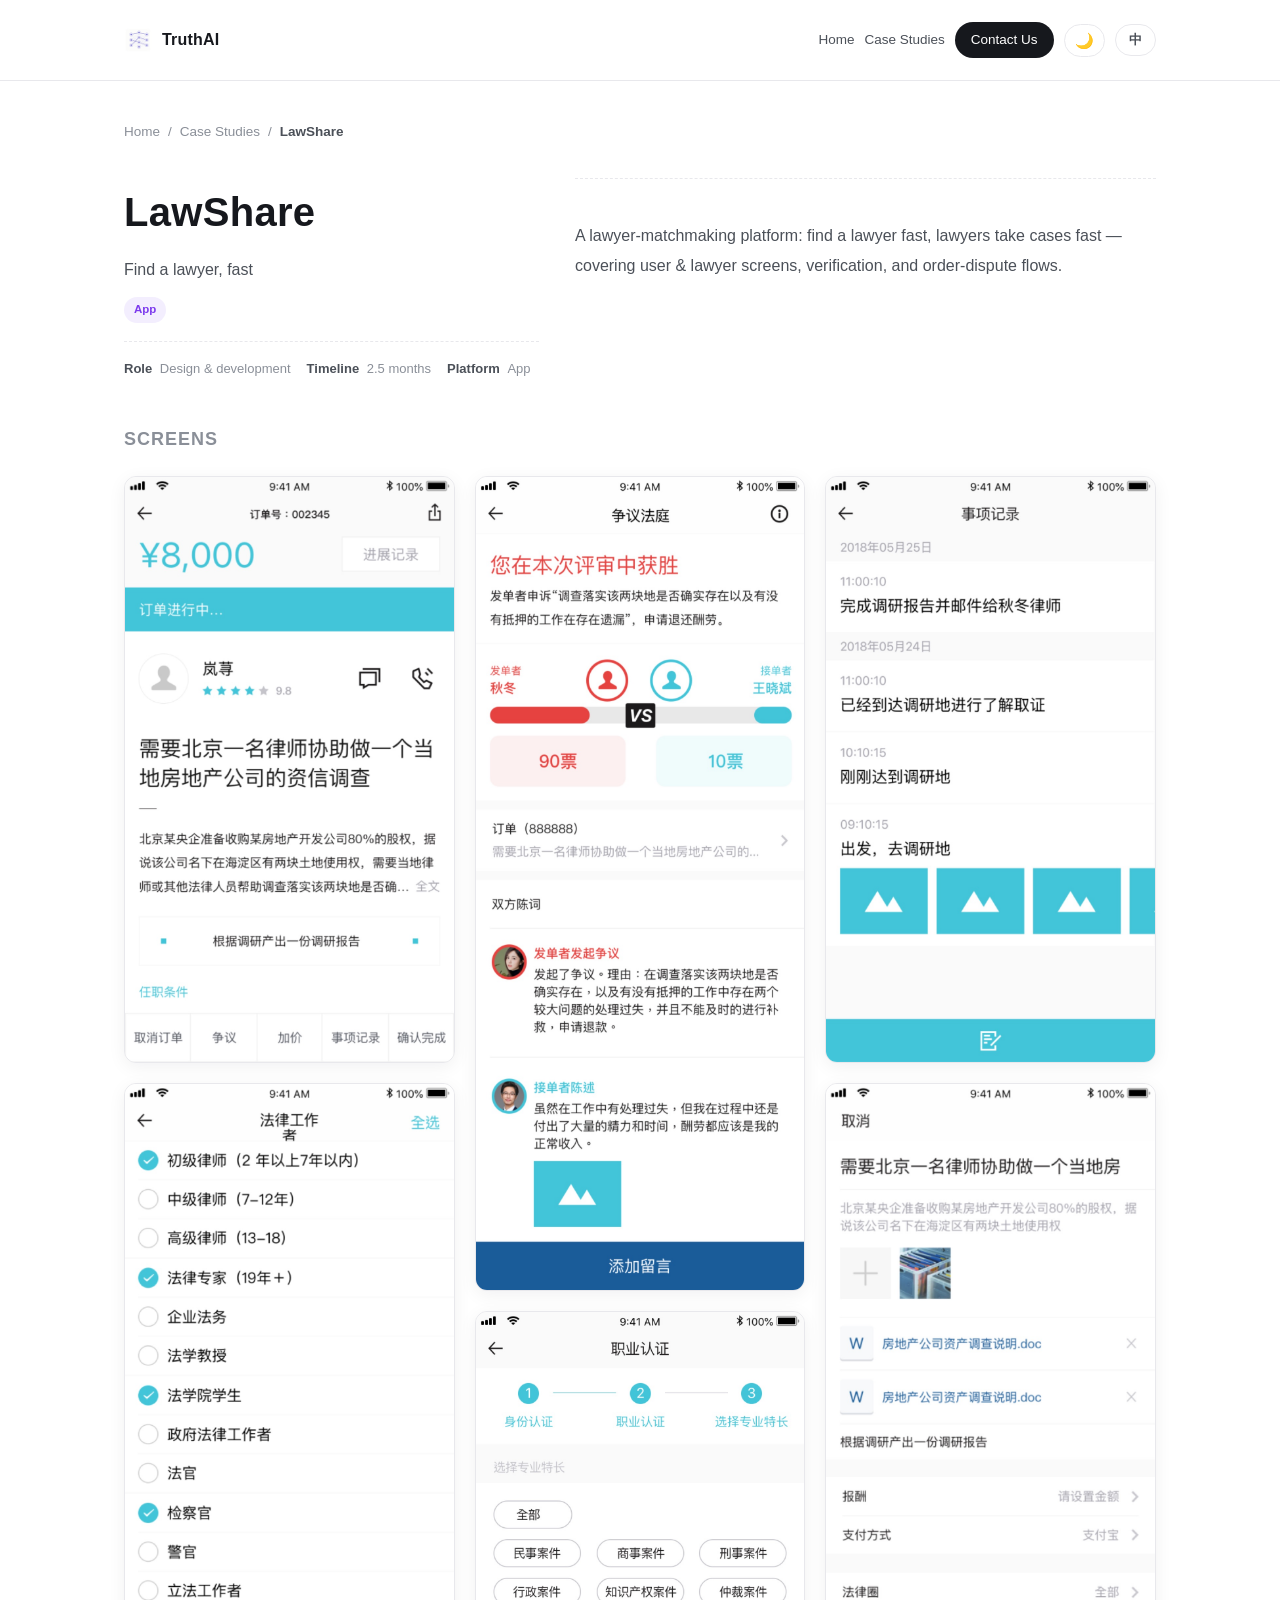
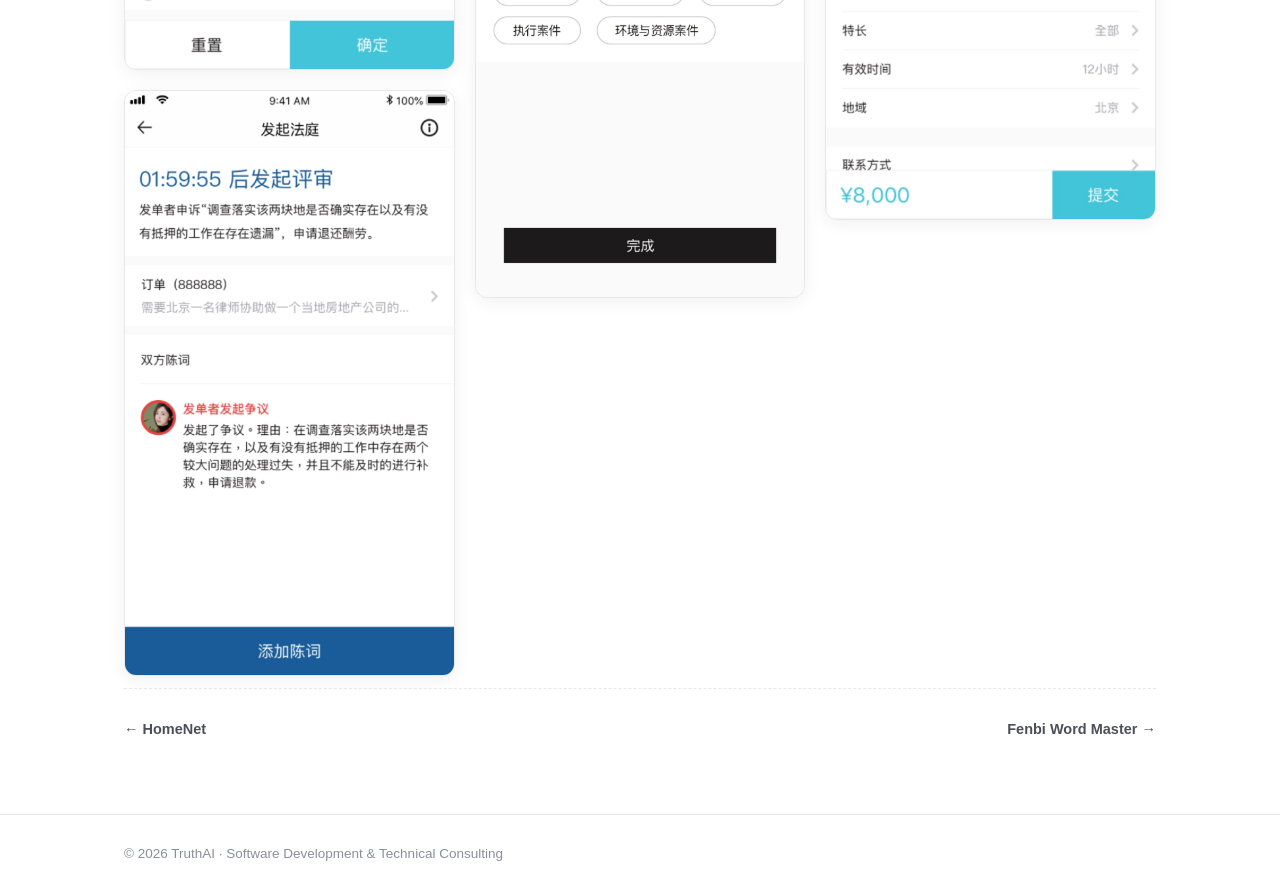
<file: cases/lawshare.html>
<!DOCTYPE html>
<html lang="en">
<head>
  <meta charset="UTF-8">
  <meta name="viewport" content="width=device-width, initial-scale=1.0">
  <title>律享 — 求真AI案例</title>
  <meta name="description" content="快速找律师、律师快速接单的撮合平台，含律师/用户端页面、认证流程与订单争议流程设计。">
  <link rel="icon" href="../logo/favicon.ico" sizes="any">
  <link rel="icon" href="../logo/deepcompute-icon.png" type="image/png">
  <link rel="apple-touch-icon" href="../logo/apple-touch-icon.png">
  <script>
    (function () {
      try {
        var t = localStorage.getItem('truth-theme');
        var dark = t === 'dark' || (t !== 'light' && window.matchMedia('(prefers-color-scheme: dark)').matches);
        document.documentElement.dataset.theme = dark ? 'dark' : 'light';
      } catch (e) { document.documentElement.dataset.theme = 'light'; }
    })();
  </script>
  <link rel="stylesheet" href="../style.css">
</head>
<body>

  <header class="nav">
    <div class="container nav__inner">
      <a href="../index.html" class="nav__brand">
        <span class="nav__logo" aria-hidden="true"></span>
        求真AI
      </a>
      <nav class="nav__links" aria-label="主导航">
        <a href="../index.html">首页</a>
        <a href="../portfolio.html">案例</a>
        <a href="mailto:lzwjava@gmail.com" class="nav__cta">联系我们</a>
        <button id="themeToggle" class="theme-toggle" type="button" aria-label="切换深色模式">🌙</button>
        <button id="langToggle" class="lang-toggle" type="button">EN</button>
      </nav>
    </div>
  </header>

  <main class="case" id="top">
    <div class="container">

      <nav class="crumbs" aria-label="面包屑">
        <a href="../index.html">首页</a><span>/</span><a href="../portfolio.html">案例</a><span>/</span><b>律享</b>
      </nav>

      <header class="case__head">
        <div class="case__head-left">
          <h1 class="case__title">律享</h1>
          <p class="case__sub">律师接单平台</p>
          <div class="case__tags"><span class="tag tag--app">App</span></div>
          <ul class="work__meta case__meta">
<li><b>负责</b>设计、开发</li>
<li><b>历时</b>2.5 个月</li>
<li><b>平台</b>App</li>
          </ul>
        </div>
        <p class="case__desc">快速找律师、律师快速接单的撮合平台，含律师/用户端页面、认证流程与订单争议流程设计。</p>
      </header>

      <section class="case__gallery">
        <h2 class="case__gallery-title">界面预览</h2>
        <div class="gallery">
          <figure class="gallery__item"><img src="../images/lawshare/img-01.jpg" alt="律享 截图" loading="lazy"></figure>
          <figure class="gallery__item"><img src="../images/lawshare/img-02.jpg" alt="律享 截图" loading="lazy"></figure>
          <figure class="gallery__item"><img src="../images/lawshare/img-03.jpg" alt="律享 截图" loading="lazy"></figure>
          <figure class="gallery__item"><img src="../images/lawshare/img-04.jpg" alt="律享 截图" loading="lazy"></figure>
          <figure class="gallery__item"><img src="../images/lawshare/img-05.jpg" alt="律享 截图" loading="lazy"></figure>
          <figure class="gallery__item"><img src="../images/lawshare/img-06.jpg" alt="律享 截图" loading="lazy"></figure>
          <figure class="gallery__item"><img src="../images/lawshare/img-07.jpg" alt="律享 截图" loading="lazy"></figure>
        </div>
      </section>

      <nav class="case__switch" aria-label="上一个 / 下一个案例">
<a class="case-switch" href="home-net.html">← HomeNet</a><span class="case-switch__spacer"></span><a class="case-switch case-switch--next" href="fenbi-word-master.html">粉笔万词王 →</a>
      </nav>

    </div>
  </main>

  <span id="i18nTitleEn" hidden>律享 — Case Study</span>
  <span id="i18nMetaEn" hidden>A lawyer-matchmaking platform: find a lawyer fast, lawyers take cases fast — covering user & lawyer screens, verification, and order-dispute flows.</span>

  <footer class="footer">
    <div class="container footer__inner">
      <p>© <span id="year">2026</span> 求真AI · 软件开发与技术咨询</p>
    </div>
  </footer>
  <script>
    document.getElementById('year').textContent = new Date().getFullYear();
  </script>
  <script src="../theme.js"></script>
  <script src="../i18n.js"></script>
</body>
</html>
</file>
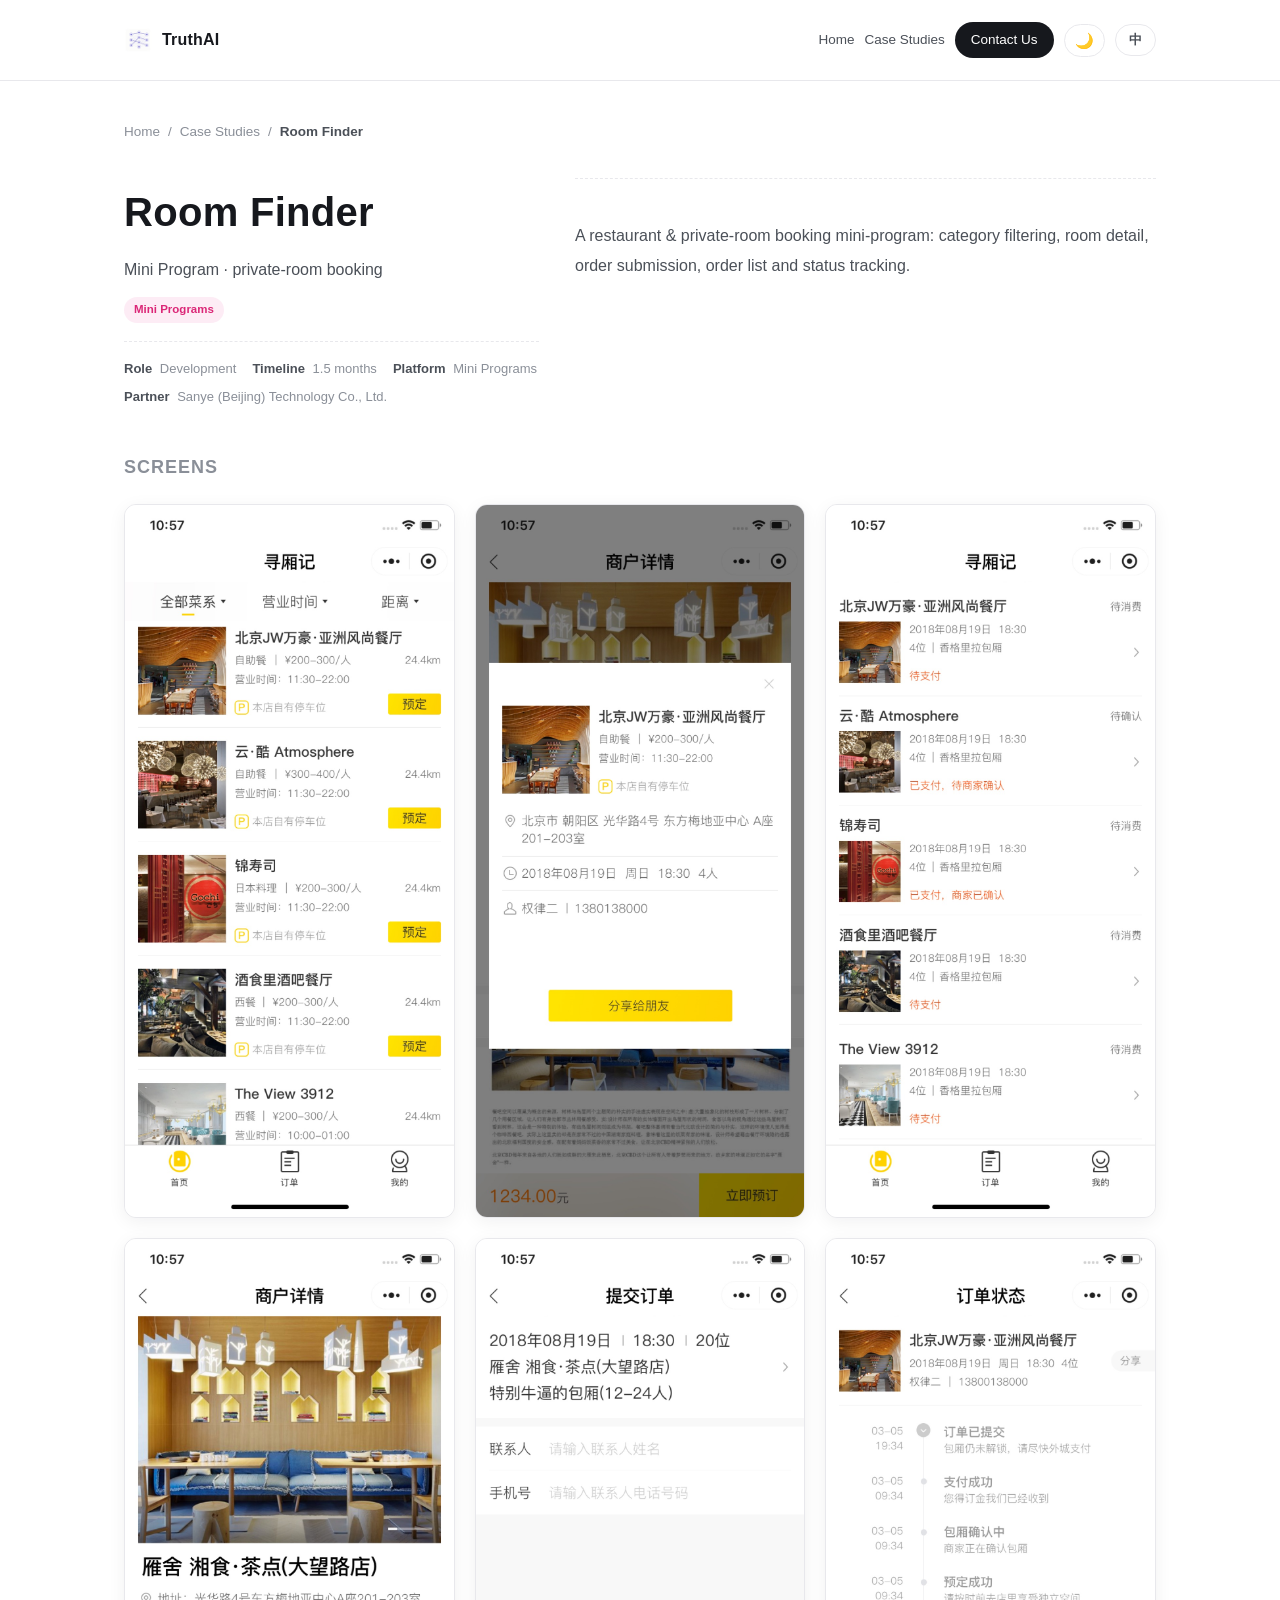
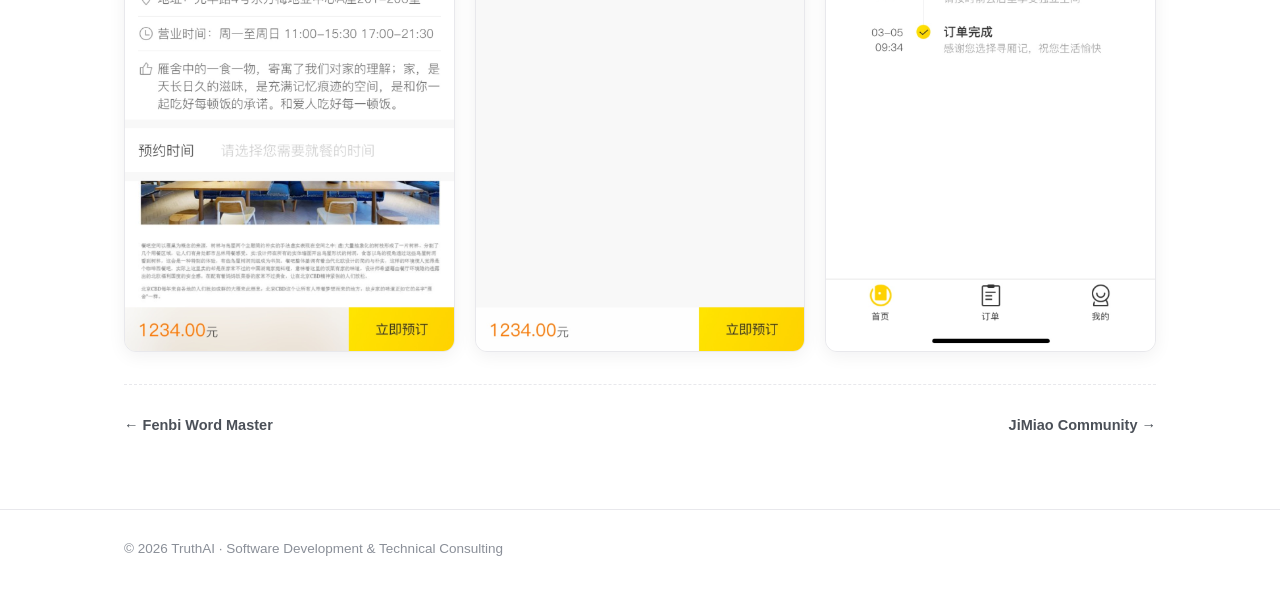
<file: cases/room-finder.html>
<!DOCTYPE html>
<html lang="en">
<head>
  <meta charset="UTF-8">
  <meta name="viewport" content="width=device-width, initial-scale=1.0">
  <title>寻厢记 — 求真AI案例</title>
  <meta name="description" content="餐厅预订小程序：分类筛选、包厢详情、提交订单、订单列表与订单状态跟踪，信息齐全。">
  <link rel="icon" href="../logo/favicon.ico" sizes="any">
  <link rel="icon" href="../logo/deepcompute-icon.png" type="image/png">
  <link rel="apple-touch-icon" href="../logo/apple-touch-icon.png">
  <script>
    (function () {
      try {
        var t = localStorage.getItem('truth-theme');
        var dark = t === 'dark' || (t !== 'light' && window.matchMedia('(prefers-color-scheme: dark)').matches);
        document.documentElement.dataset.theme = dark ? 'dark' : 'light';
      } catch (e) { document.documentElement.dataset.theme = 'light'; }
    })();
  </script>
  <link rel="stylesheet" href="../style.css">
</head>
<body>

  <header class="nav">
    <div class="container nav__inner">
      <a href="../index.html" class="nav__brand">
        <span class="nav__logo" aria-hidden="true"></span>
        求真AI
      </a>
      <nav class="nav__links" aria-label="主导航">
        <a href="../index.html">首页</a>
        <a href="../portfolio.html">案例</a>
        <a href="mailto:lzwjava@gmail.com" class="nav__cta">联系我们</a>
        <button id="themeToggle" class="theme-toggle" type="button" aria-label="切换深色模式">🌙</button>
        <button id="langToggle" class="lang-toggle" type="button">EN</button>
      </nav>
    </div>
  </header>

  <main class="case" id="top">
    <div class="container">

      <nav class="crumbs" aria-label="面包屑">
        <a href="../index.html">首页</a><span>/</span><a href="../portfolio.html">案例</a><span>/</span><b>寻厢记</b>
      </nav>

      <header class="case__head">
        <div class="case__head-left">
          <h1 class="case__title">寻厢记</h1>
          <p class="case__sub">小程序 · 餐厅包厢预订</p>
          <div class="case__tags"><span class="tag tag--miniapp">小程序</span></div>
          <ul class="work__meta case__meta">
<li><b>负责</b>开发</li>
<li><b>历时</b>1.5 个月</li>
<li><b>平台</b>小程序</li>
<li><b>合作方</b>三耶（北京）科技有限公司</li>
          </ul>
        </div>
        <p class="case__desc">餐厅预订小程序：分类筛选、包厢详情、提交订单、订单列表与订单状态跟踪，信息齐全。</p>
      </header>

      <section class="case__gallery">
        <h2 class="case__gallery-title">界面预览</h2>
        <div class="gallery">
          <figure class="gallery__item"><img src="../images/room-finder/img-01.jpg" alt="寻厢记 截图" loading="lazy"></figure>
          <figure class="gallery__item"><img src="../images/room-finder/img-02.jpg" alt="寻厢记 截图" loading="lazy"></figure>
          <figure class="gallery__item"><img src="../images/room-finder/img-03.jpg" alt="寻厢记 截图" loading="lazy"></figure>
          <figure class="gallery__item"><img src="../images/room-finder/img-04.jpg" alt="寻厢记 截图" loading="lazy"></figure>
          <figure class="gallery__item"><img src="../images/room-finder/img-05.jpg" alt="寻厢记 截图" loading="lazy"></figure>
          <figure class="gallery__item"><img src="../images/room-finder/img-06.jpg" alt="寻厢记 截图" loading="lazy"></figure>
        </div>
      </section>

      <nav class="case__switch" aria-label="上一个 / 下一个案例">
<a class="case-switch" href="fenbi-word-master.html">← 粉笔万词王</a><span class="case-switch__spacer"></span><a class="case-switch case-switch--next" href="jimiao-community.html">几秒社区 →</a>
      </nav>

    </div>
  </main>

  <span id="i18nTitleEn" hidden>寻厢记 — Case Study</span>
  <span id="i18nMetaEn" hidden>A restaurant & private-room booking mini-program: category filtering, room detail, order submission, order list and status tracking.</span>

  <footer class="footer">
    <div class="container footer__inner">
      <p>© <span id="year">2026</span> 求真AI · 软件开发与技术咨询</p>
    </div>
  </footer>
  <script>
    document.getElementById('year').textContent = new Date().getFullYear();
  </script>
  <script src="../theme.js"></script>
  <script src="../i18n.js"></script>
</body>
</html>
</file>
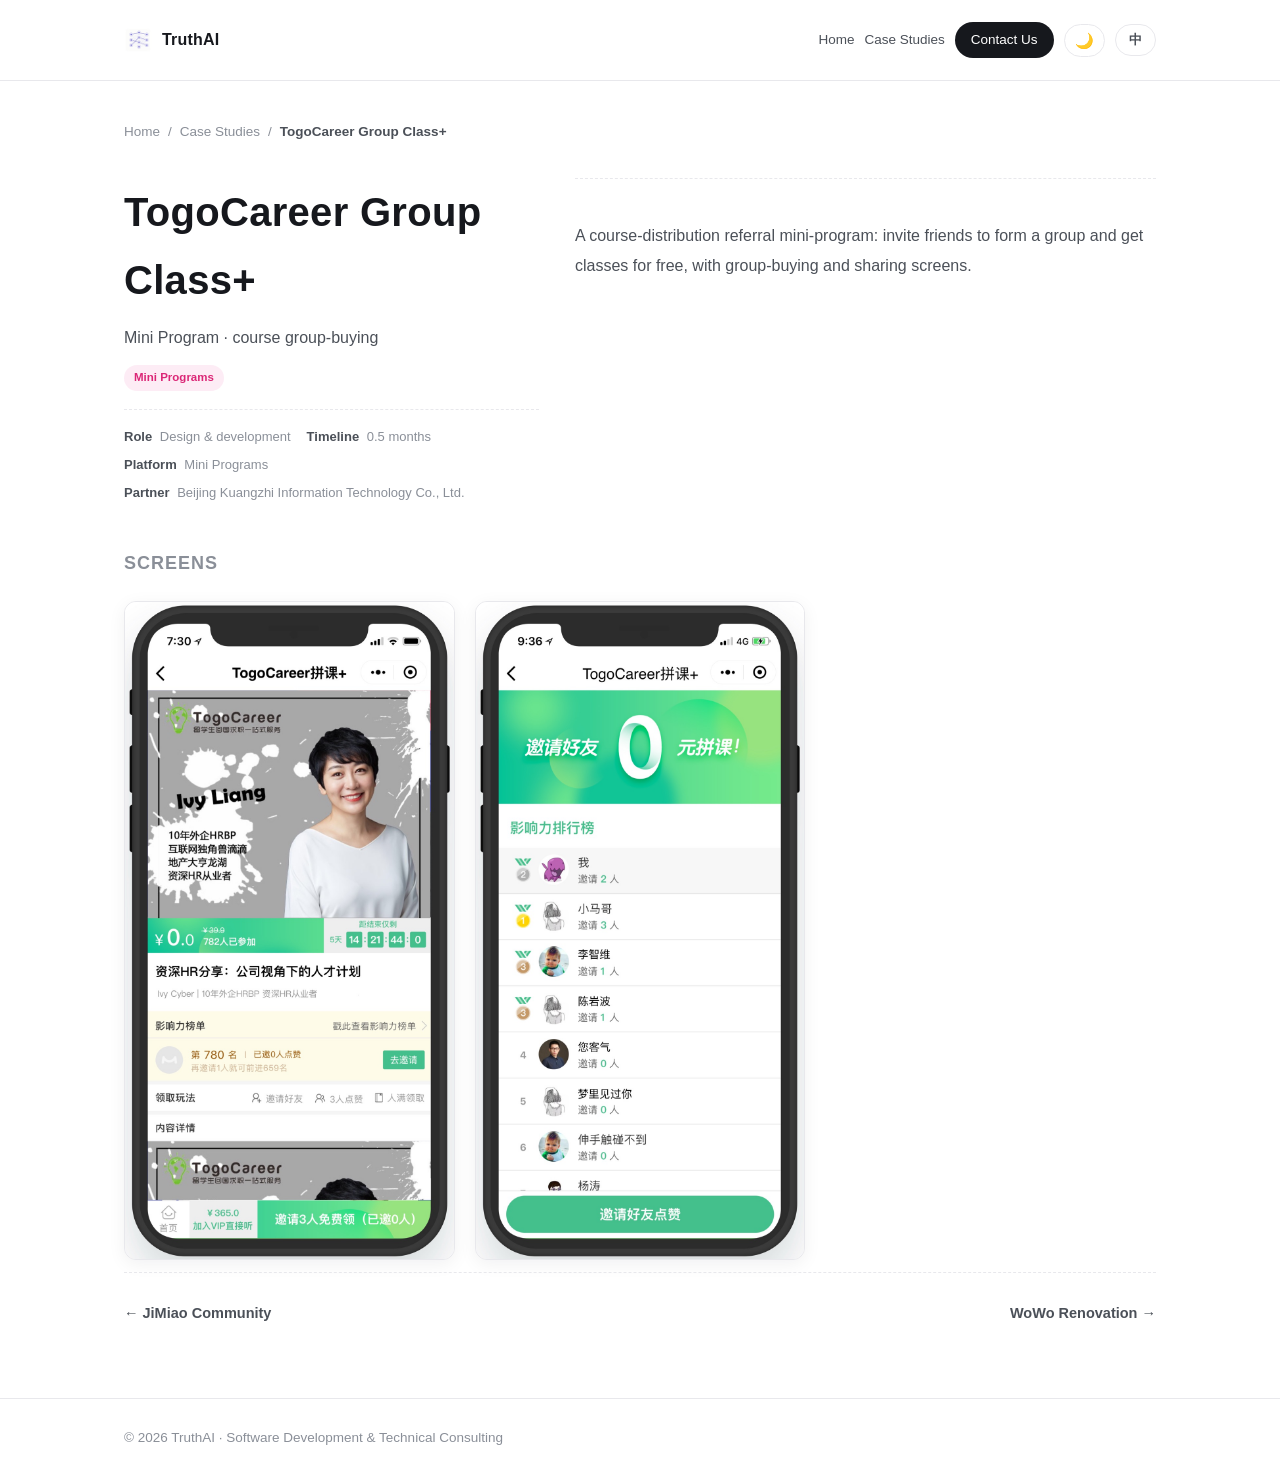
<file: cases/togo-career.html>
<!DOCTYPE html>
<html lang="en">
<head>
  <meta charset="UTF-8">
  <meta name="viewport" content="width=device-width, initial-scale=1.0">
  <title>TogoCareer 拼课+ — 求真AI案例</title>
  <meta name="description" content="邀请好友成团、0 元拼课的课程分销裂变小程序，包含拼团页与分享页。">
  <link rel="icon" href="../logo/favicon.ico" sizes="any">
  <link rel="icon" href="../logo/deepcompute-icon.png" type="image/png">
  <link rel="apple-touch-icon" href="../logo/apple-touch-icon.png">
  <script>
    (function () {
      try {
        var t = localStorage.getItem('truth-theme');
        var dark = t === 'dark' || (t !== 'light' && window.matchMedia('(prefers-color-scheme: dark)').matches);
        document.documentElement.dataset.theme = dark ? 'dark' : 'light';
      } catch (e) { document.documentElement.dataset.theme = 'light'; }
    })();
  </script>
  <link rel="stylesheet" href="../style.css">
</head>
<body>

  <header class="nav">
    <div class="container nav__inner">
      <a href="../index.html" class="nav__brand">
        <span class="nav__logo" aria-hidden="true"></span>
        求真AI
      </a>
      <nav class="nav__links" aria-label="主导航">
        <a href="../index.html">首页</a>
        <a href="../portfolio.html">案例</a>
        <a href="mailto:lzwjava@gmail.com" class="nav__cta">联系我们</a>
        <button id="themeToggle" class="theme-toggle" type="button" aria-label="切换深色模式">🌙</button>
        <button id="langToggle" class="lang-toggle" type="button">EN</button>
      </nav>
    </div>
  </header>

  <main class="case" id="top">
    <div class="container">

      <nav class="crumbs" aria-label="面包屑">
        <a href="../index.html">首页</a><span>/</span><a href="../portfolio.html">案例</a><span>/</span><b>TogoCareer 拼课+</b>
      </nav>

      <header class="case__head">
        <div class="case__head-left">
          <h1 class="case__title">TogoCareer 拼课+</h1>
          <p class="case__sub">小程序 · 课程拼团裂变</p>
          <div class="case__tags"><span class="tag tag--miniapp">小程序</span></div>
          <ul class="work__meta case__meta">
<li><b>负责</b>设计、开发</li>
<li><b>历时</b>0.5 个月</li>
<li><b>平台</b>小程序</li>
<li><b>合作方</b>北京旷智信息科技有限公司</li>
          </ul>
        </div>
        <p class="case__desc">邀请好友成团、0 元拼课的课程分销裂变小程序，包含拼团页与分享页。</p>
      </header>

      <section class="case__gallery">
        <h2 class="case__gallery-title">界面预览</h2>
        <div class="gallery">
          <figure class="gallery__item"><img src="../images/togo-career/img-01.jpg" alt="TogoCareer 拼课+ 截图" loading="lazy"></figure>
          <figure class="gallery__item"><img src="../images/togo-career/img-02.jpg" alt="TogoCareer 拼课+ 截图" loading="lazy"></figure>
        </div>
      </section>

      <nav class="case__switch" aria-label="上一个 / 下一个案例">
<a class="case-switch" href="jimiao-community.html">← 几秒社区</a><span class="case-switch__spacer"></span><a class="case-switch case-switch--next" href="wowo-renovation.html">喔喔选装 →</a>
      </nav>

    </div>
  </main>

  <span id="i18nTitleEn" hidden>TogoCareer 拼课+ — Case Study</span>
  <span id="i18nMetaEn" hidden>A course-distribution referral mini-program: invite friends to form a group and get classes for free, with group-buying and sharing screens.</span>

  <footer class="footer">
    <div class="container footer__inner">
      <p>© <span id="year">2026</span> 求真AI · 软件开发与技术咨询</p>
    </div>
  </footer>
  <script>
    document.getElementById('year').textContent = new Date().getFullYear();
  </script>
  <script src="../theme.js"></script>
  <script src="../i18n.js"></script>
</body>
</html>
</file>
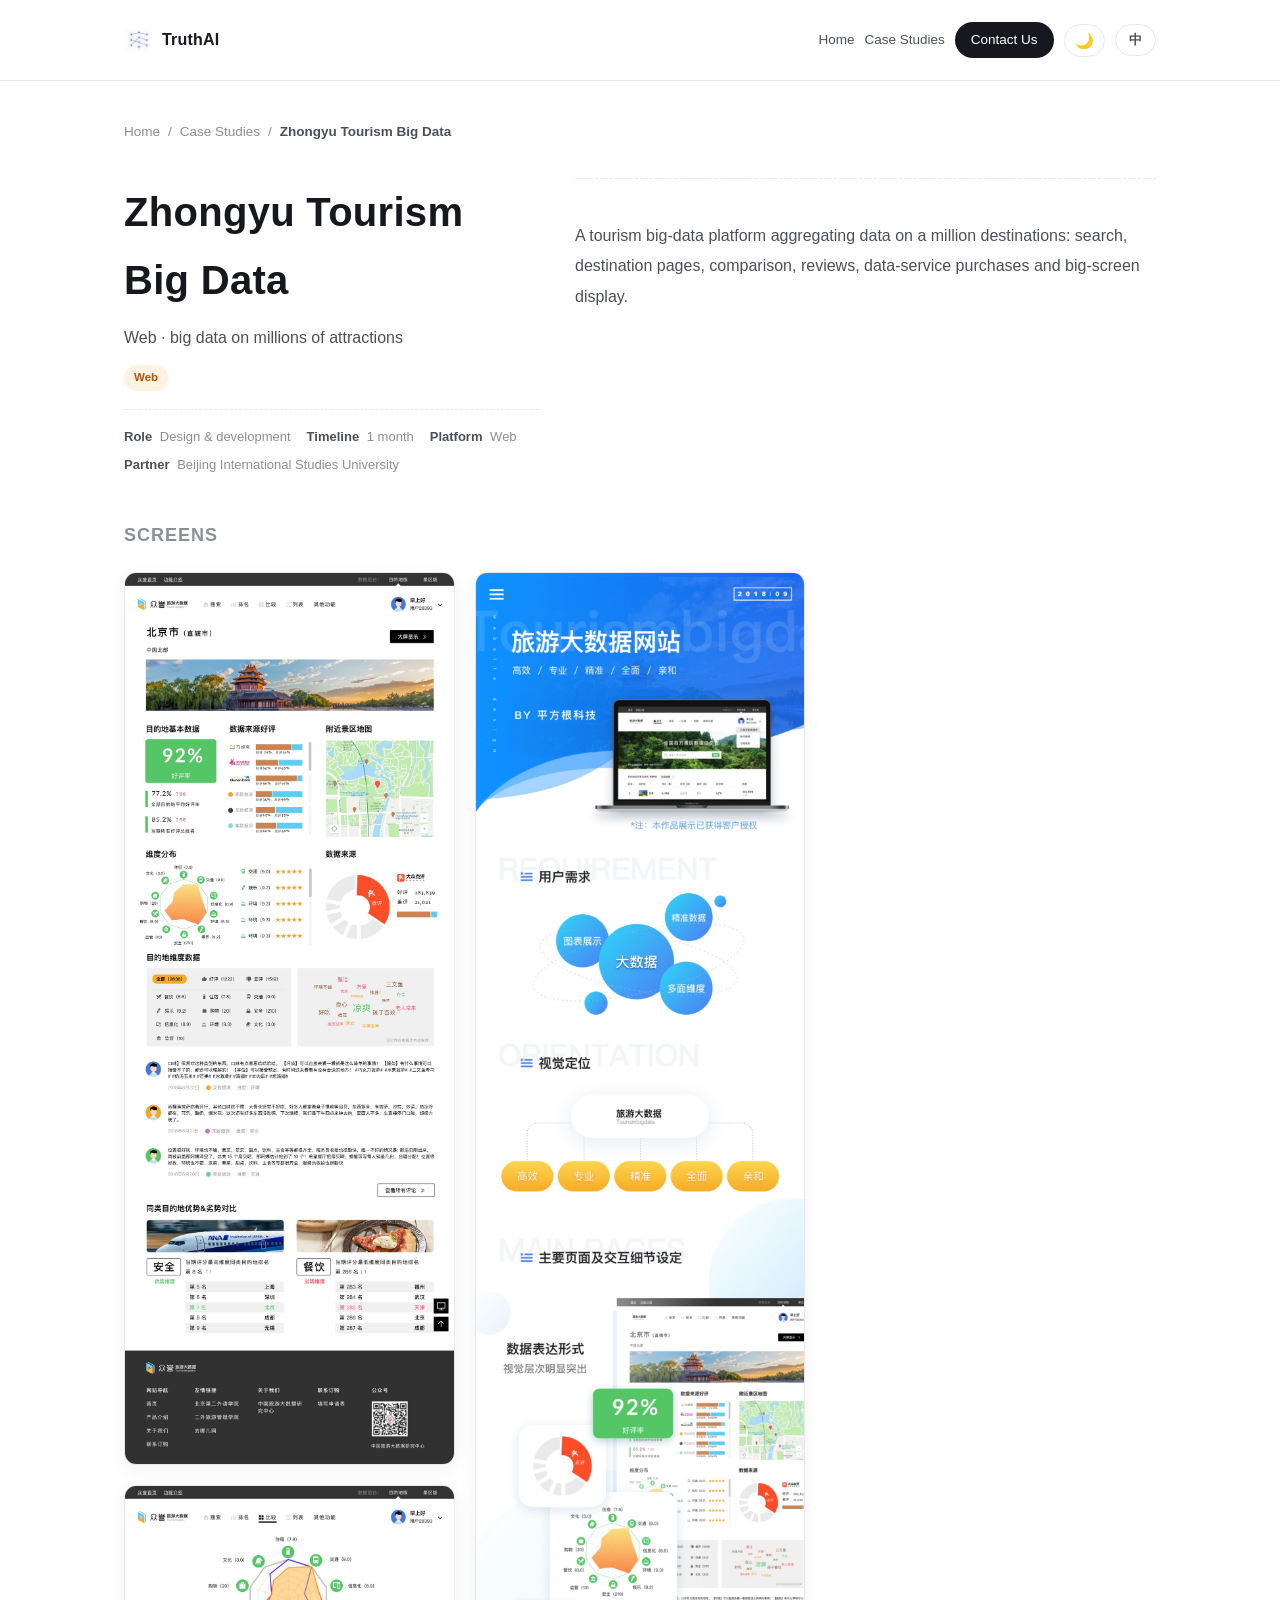
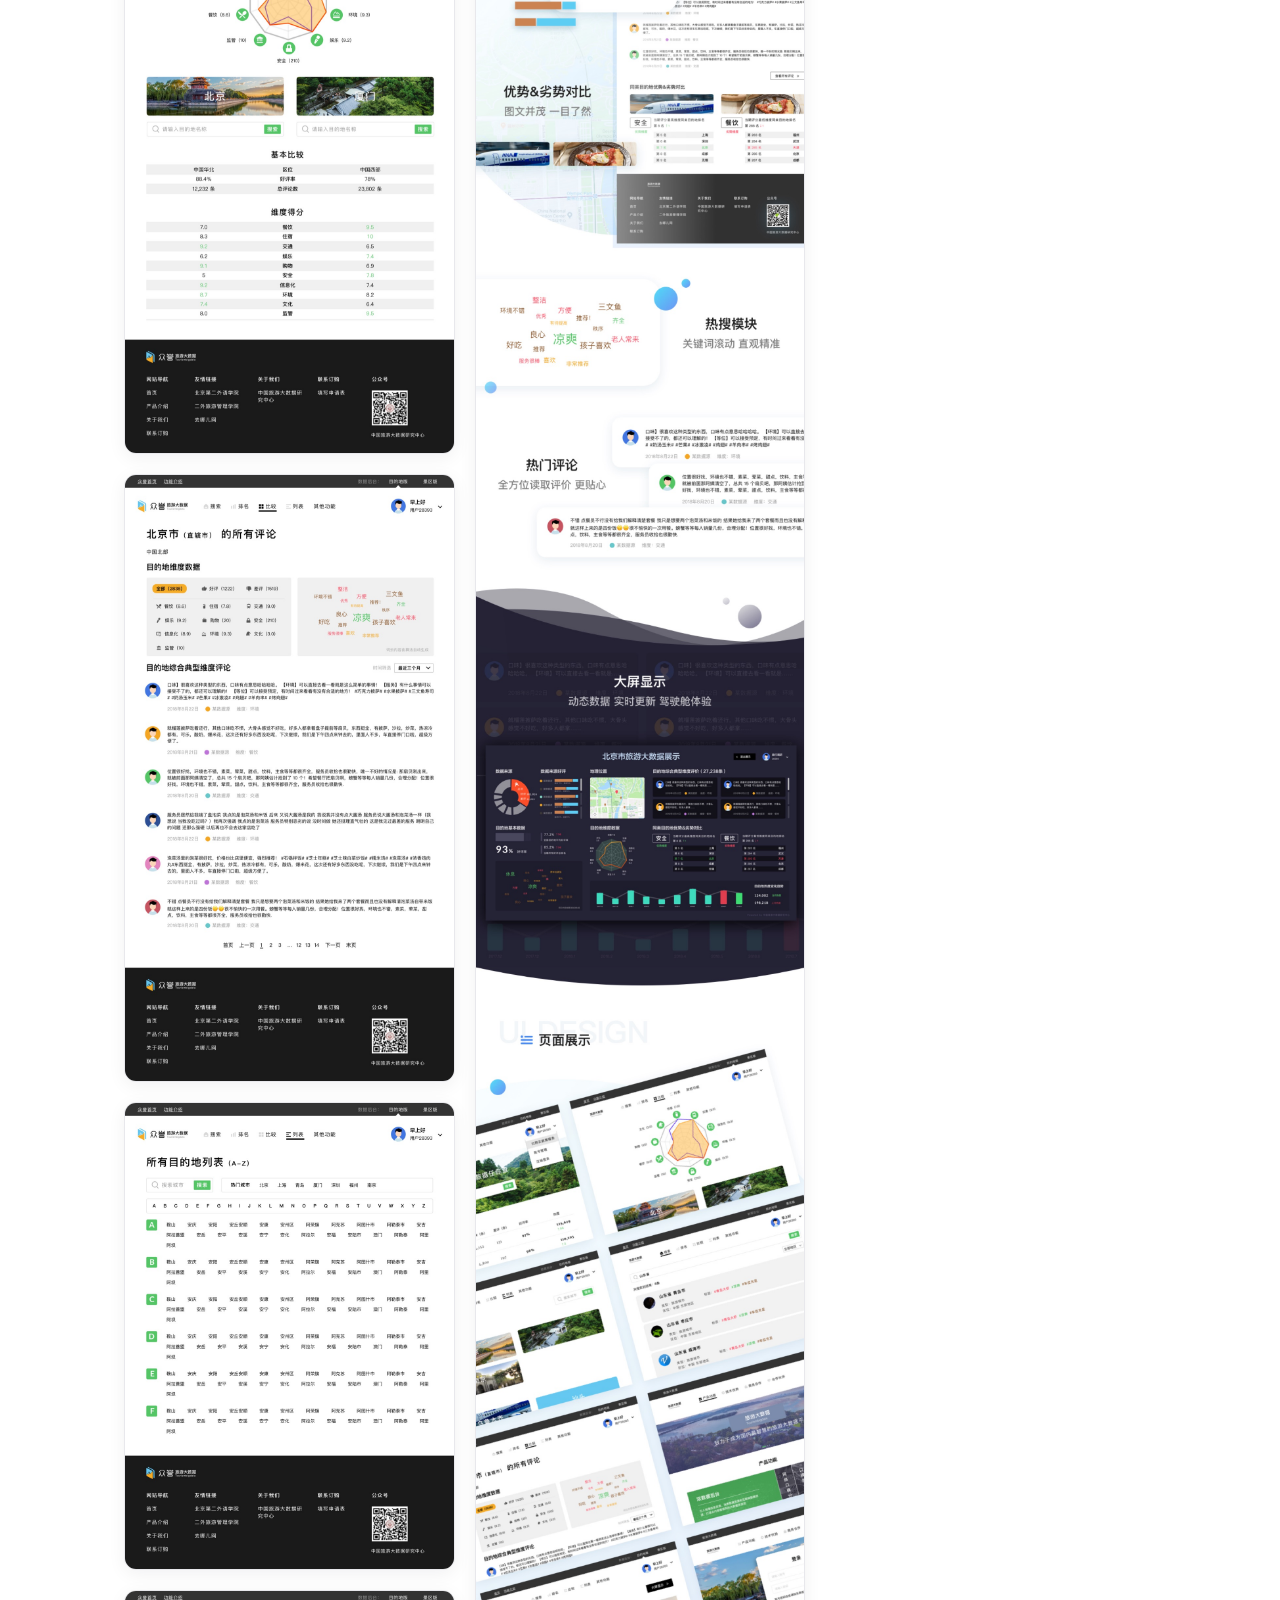
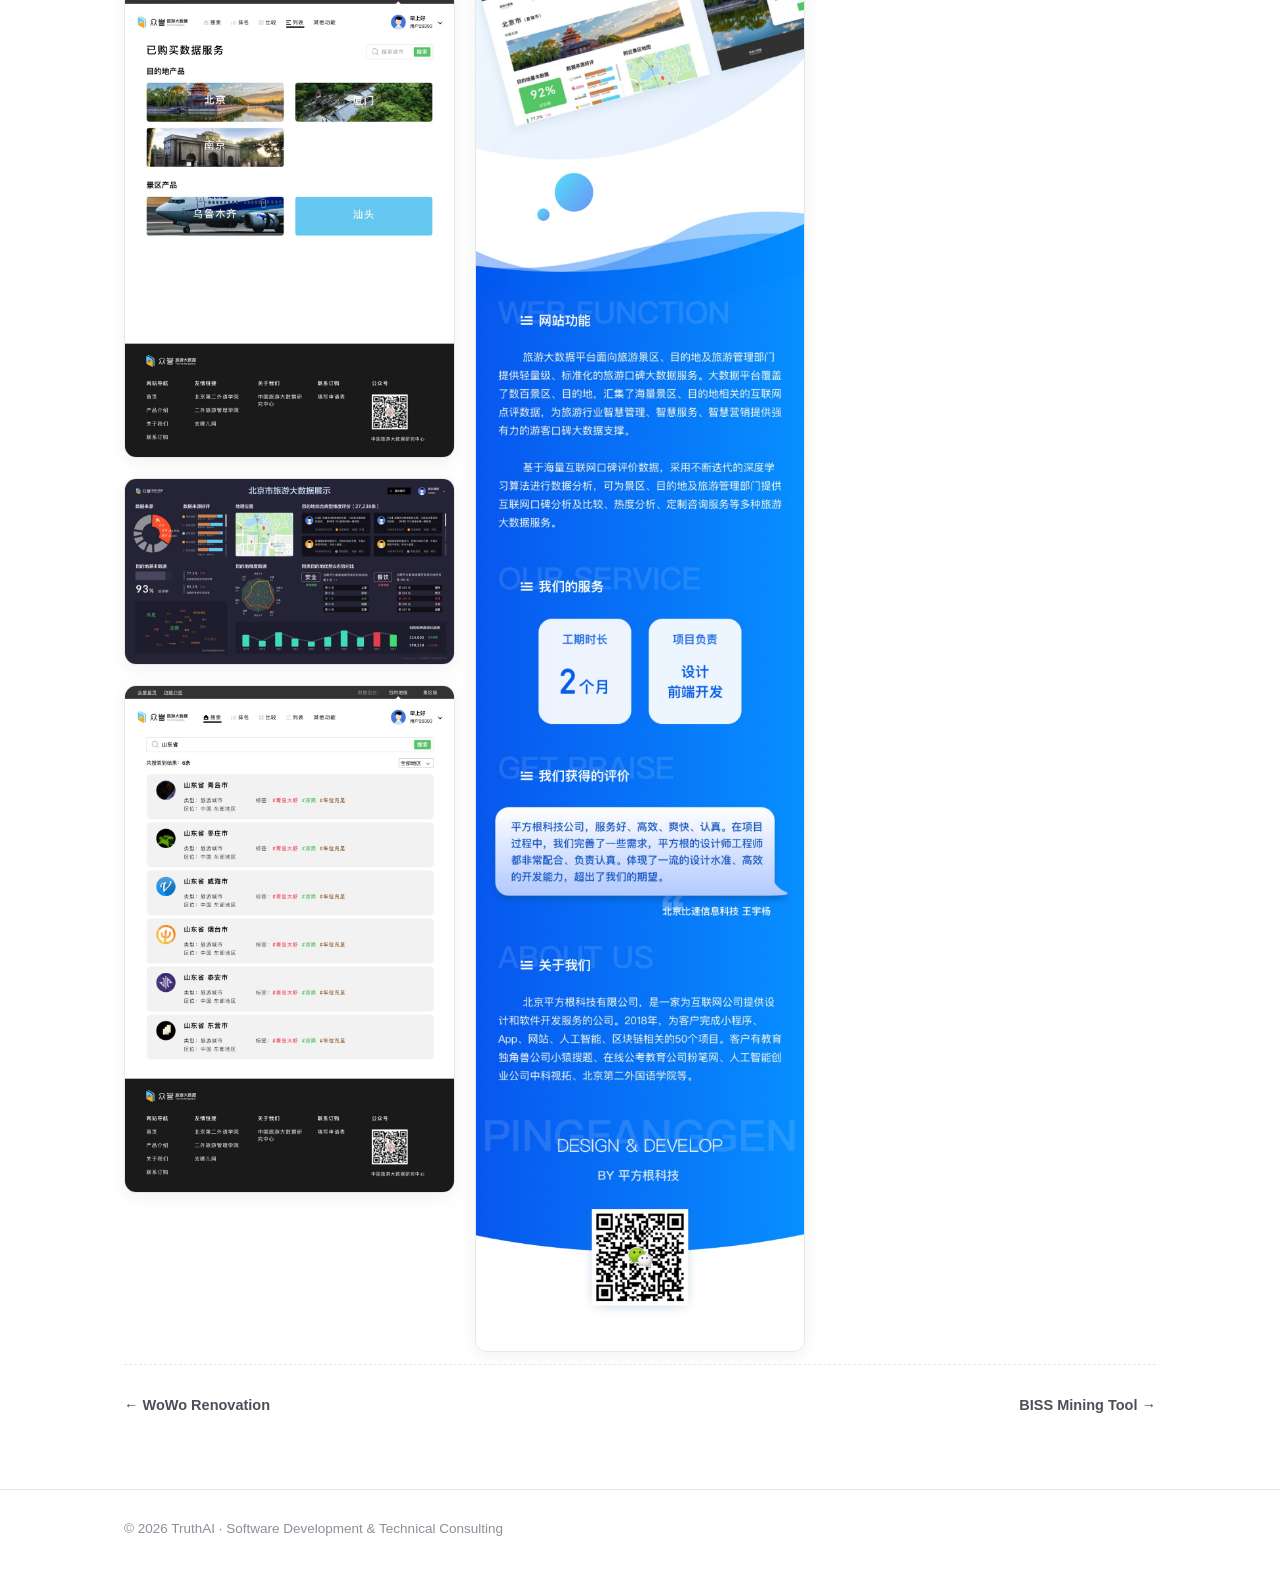
<file: cases/tourism-big-data.html>
<!DOCTYPE html>
<html lang="en">
<head>
  <meta charset="UTF-8">
  <meta name="viewport" content="width=device-width, initial-scale=1.0">
  <title>众誉旅游大数据 — 求真AI案例</title>
  <meta name="description" content="汇集全国百万景区数据的旅游大数据平台：目的地搜索、单独目的地页、对比、评论、数据服务购买与大屏可视化展示。">
  <link rel="icon" href="../logo/favicon.ico" sizes="any">
  <link rel="icon" href="../logo/deepcompute-icon.png" type="image/png">
  <link rel="apple-touch-icon" href="../logo/apple-touch-icon.png">
  <script>
    (function () {
      try {
        var t = localStorage.getItem('truth-theme');
        var dark = t === 'dark' || (t !== 'light' && window.matchMedia('(prefers-color-scheme: dark)').matches);
        document.documentElement.dataset.theme = dark ? 'dark' : 'light';
      } catch (e) { document.documentElement.dataset.theme = 'light'; }
    })();
  </script>
  <link rel="stylesheet" href="../style.css">
</head>
<body>

  <header class="nav">
    <div class="container nav__inner">
      <a href="../index.html" class="nav__brand">
        <span class="nav__logo" aria-hidden="true"></span>
        求真AI
      </a>
      <nav class="nav__links" aria-label="主导航">
        <a href="../index.html">首页</a>
        <a href="../portfolio.html">案例</a>
        <a href="mailto:lzwjava@gmail.com" class="nav__cta">联系我们</a>
        <button id="themeToggle" class="theme-toggle" type="button" aria-label="切换深色模式">🌙</button>
        <button id="langToggle" class="lang-toggle" type="button">EN</button>
      </nav>
    </div>
  </header>

  <main class="case" id="top">
    <div class="container">

      <nav class="crumbs" aria-label="面包屑">
        <a href="../index.html">首页</a><span>/</span><a href="../portfolio.html">案例</a><span>/</span><b>众誉旅游大数据</b>
      </nav>

      <header class="case__head">
        <div class="case__head-left">
          <h1 class="case__title">众誉旅游大数据</h1>
          <p class="case__sub">Web · 全国百万景区大数据</p>
          <div class="case__tags"><span class="tag tag--web">Web</span></div>
          <ul class="work__meta case__meta">
<li><b>负责</b>设计、开发</li>
<li><b>历时</b>1 个月</li>
<li><b>平台</b>Web</li>
<li><b>合作方</b>北京第二外国语学院</li>
          </ul>
        </div>
        <p class="case__desc">汇集全国百万景区数据的旅游大数据平台：目的地搜索、单独目的地页、对比、评论、数据服务购买与大屏可视化展示。</p>
      </header>

      <section class="case__gallery">
        <h2 class="case__gallery-title">界面预览</h2>
        <div class="gallery">
          <figure class="gallery__item"><img src="../images/tourism-big-data/img-01.jpg" alt="众誉旅游大数据 截图" loading="lazy"></figure>
          <figure class="gallery__item"><img src="../images/tourism-big-data/img-02.jpg" alt="众誉旅游大数据 截图" loading="lazy"></figure>
          <figure class="gallery__item"><img src="../images/tourism-big-data/img-03.jpg" alt="众誉旅游大数据 截图" loading="lazy"></figure>
          <figure class="gallery__item"><img src="../images/tourism-big-data/img-04.jpg" alt="众誉旅游大数据 截图" loading="lazy"></figure>
          <figure class="gallery__item"><img src="../images/tourism-big-data/img-05.jpg" alt="众誉旅游大数据 截图" loading="lazy"></figure>
          <figure class="gallery__item"><img src="../images/tourism-big-data/img-06.jpg" alt="众誉旅游大数据 截图" loading="lazy"></figure>
          <figure class="gallery__item"><img src="../images/tourism-big-data/img-07.jpg" alt="众誉旅游大数据 截图" loading="lazy"></figure>
          <figure class="gallery__item"><img src="../images/tourism-big-data/img-08.jpg" alt="众誉旅游大数据 截图" loading="lazy"></figure>
        </div>
      </section>

      <nav class="case__switch" aria-label="上一个 / 下一个案例">
<a class="case-switch" href="wowo-renovation.html">← 喔喔选装</a><span class="case-switch__spacer"></span><a class="case-switch case-switch--next" href="biss-mining.html">BISS 挖矿神器 →</a>
      </nav>

    </div>
  </main>

  <span id="i18nTitleEn" hidden>众誉旅游大数据 — Case Study</span>
  <span id="i18nMetaEn" hidden>A tourism big-data platform aggregating data on a million destinations: search, destination pages, comparison, reviews, data-service purchases and big-screen display.</span>

  <footer class="footer">
    <div class="container footer__inner">
      <p>© <span id="year">2026</span> 求真AI · 软件开发与技术咨询</p>
    </div>
  </footer>
  <script>
    document.getElementById('year').textContent = new Date().getFullYear();
  </script>
  <script src="../theme.js"></script>
  <script src="../i18n.js"></script>
</body>
</html>
</file>
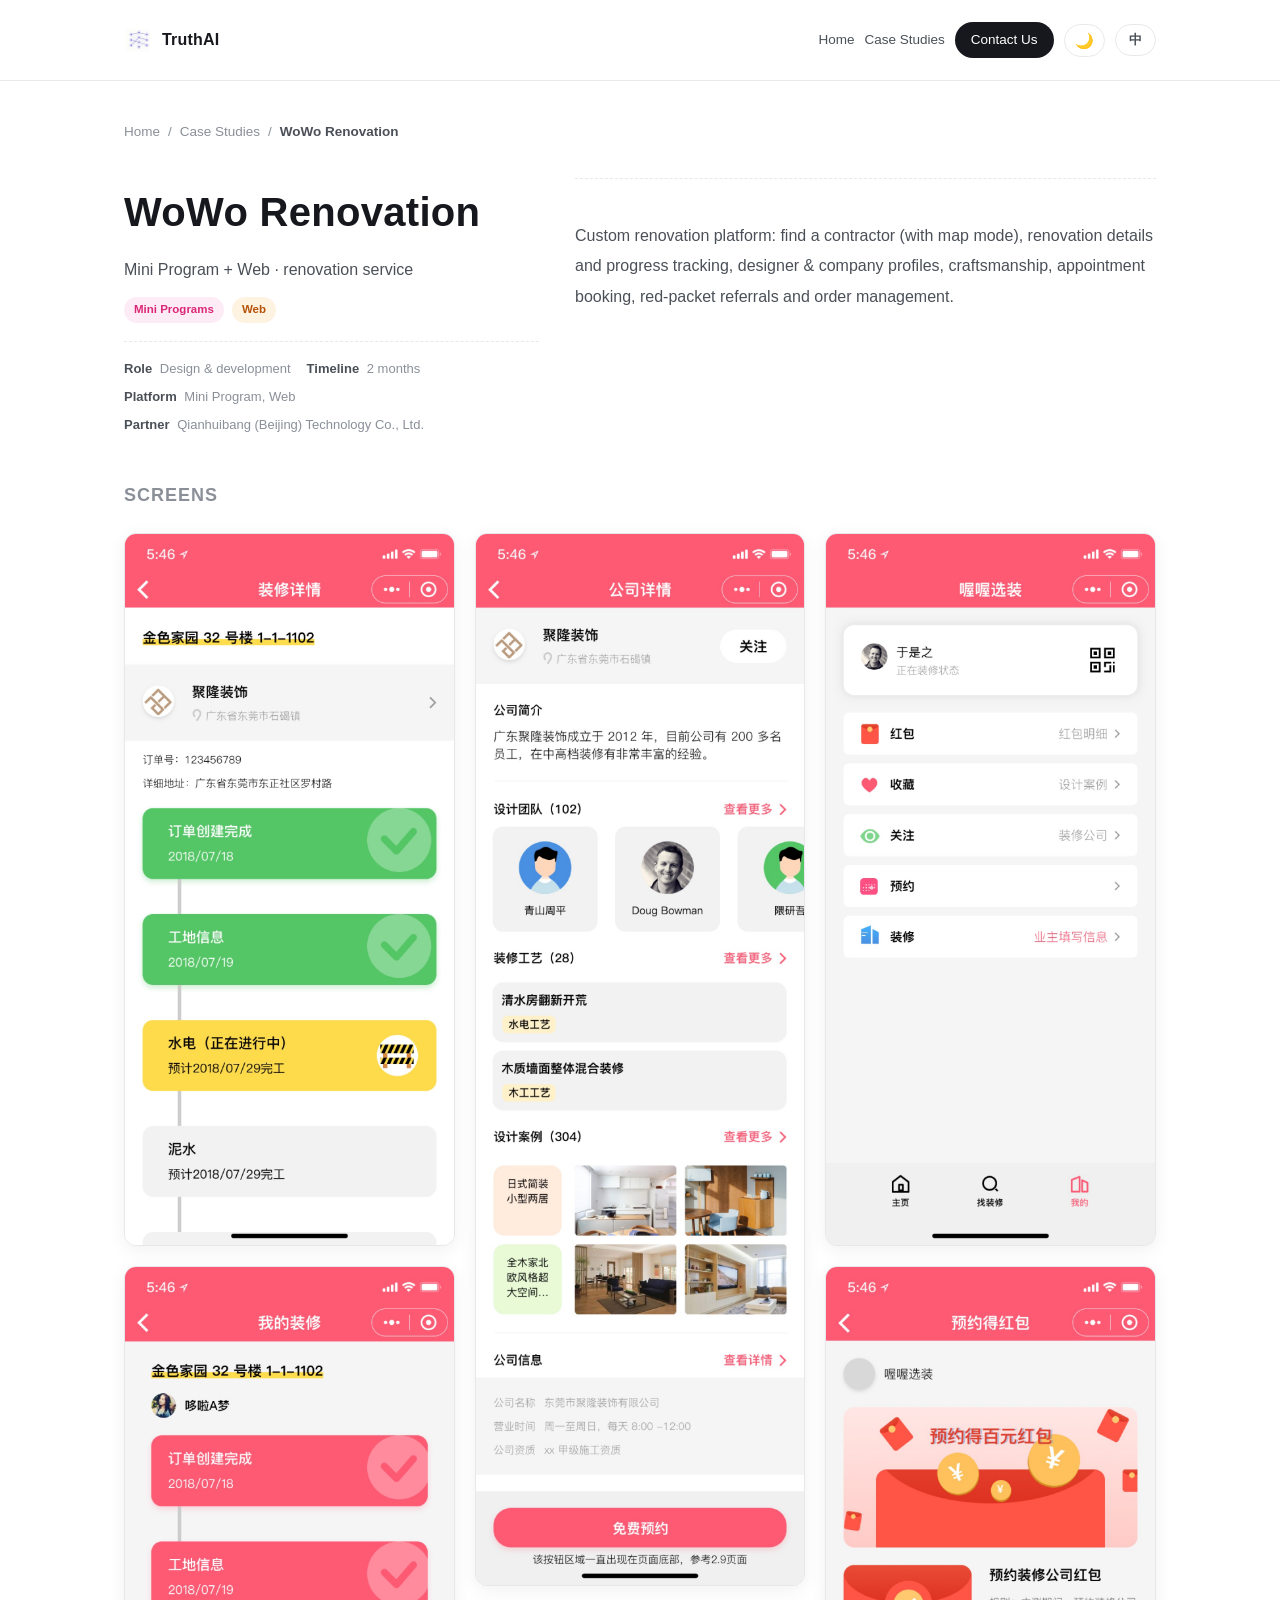
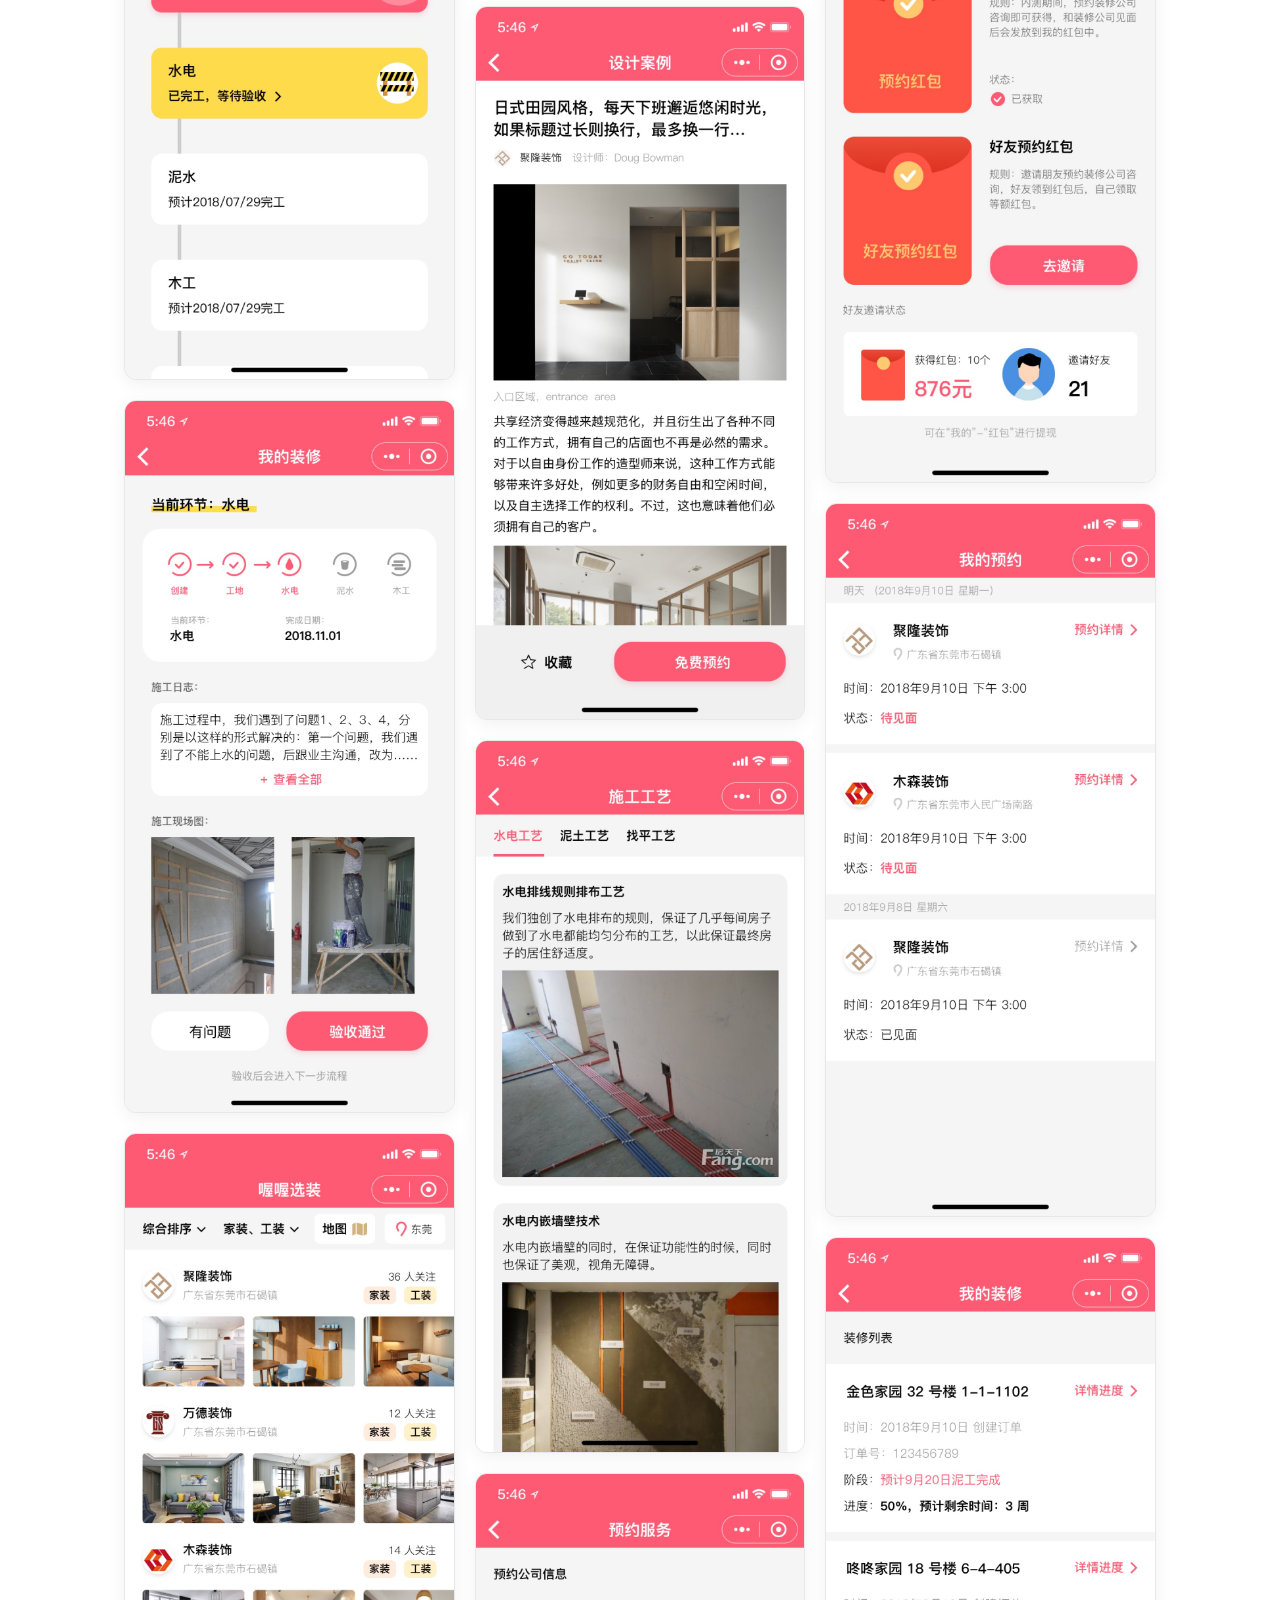
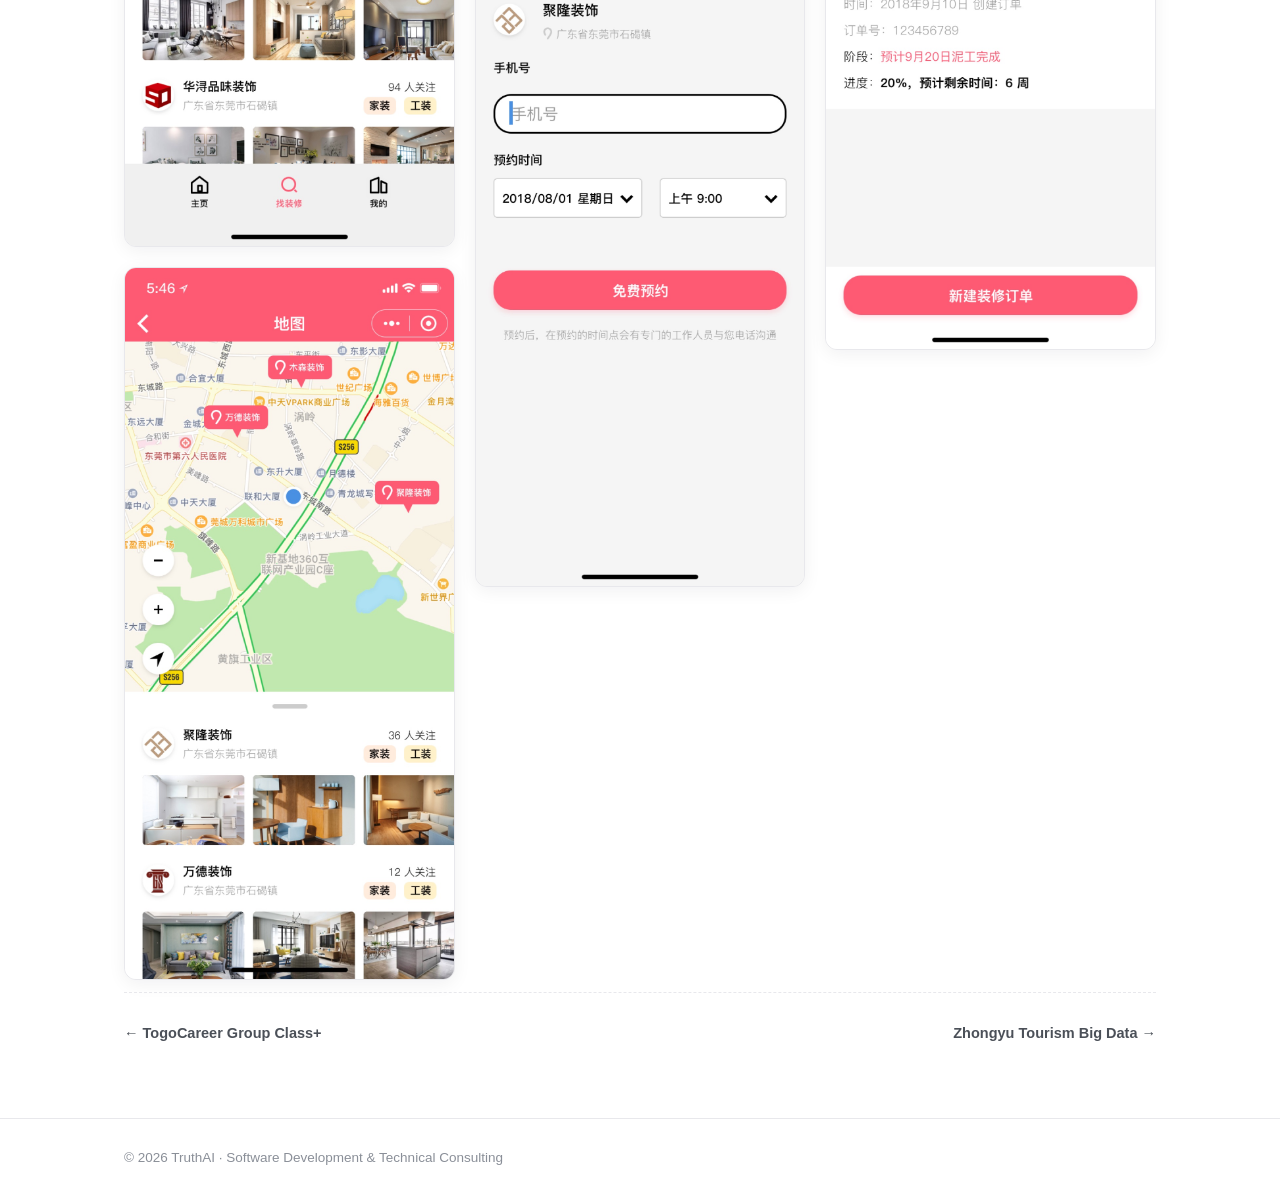
<file: cases/wowo-renovation.html>
<!DOCTYPE html>
<html lang="en">
<head>
  <meta charset="UTF-8">
  <meta name="viewport" content="width=device-width, initial-scale=1.0">
  <title>喔喔选装 — 求真AI案例</title>
  <meta name="description" content="装修定制平台：找装修与地图模式、装修详情与进度追踪、设计师 / 公司详情、施工工艺、预约服务、邀请好友红包活动与装修订单管理。">
  <link rel="icon" href="../logo/favicon.ico" sizes="any">
  <link rel="icon" href="../logo/deepcompute-icon.png" type="image/png">
  <link rel="apple-touch-icon" href="../logo/apple-touch-icon.png">
  <script>
    (function () {
      try {
        var t = localStorage.getItem('truth-theme');
        var dark = t === 'dark' || (t !== 'light' && window.matchMedia('(prefers-color-scheme: dark)').matches);
        document.documentElement.dataset.theme = dark ? 'dark' : 'light';
      } catch (e) { document.documentElement.dataset.theme = 'light'; }
    })();
  </script>
  <link rel="stylesheet" href="../style.css">
</head>
<body>

  <header class="nav">
    <div class="container nav__inner">
      <a href="../index.html" class="nav__brand">
        <span class="nav__logo" aria-hidden="true"></span>
        求真AI
      </a>
      <nav class="nav__links" aria-label="主导航">
        <a href="../index.html">首页</a>
        <a href="../portfolio.html">案例</a>
        <a href="mailto:lzwjava@gmail.com" class="nav__cta">联系我们</a>
        <button id="themeToggle" class="theme-toggle" type="button" aria-label="切换深色模式">🌙</button>
        <button id="langToggle" class="lang-toggle" type="button">EN</button>
      </nav>
    </div>
  </header>

  <main class="case" id="top">
    <div class="container">

      <nav class="crumbs" aria-label="面包屑">
        <a href="../index.html">首页</a><span>/</span><a href="../portfolio.html">案例</a><span>/</span><b>喔喔选装</b>
      </nav>

      <header class="case__head">
        <div class="case__head-left">
          <h1 class="case__title">喔喔选装</h1>
          <p class="case__sub">小程序 + Web · 装修定制服务</p>
          <div class="case__tags"><span class="tag tag--miniapp">小程序</span> <span class="tag tag--web">Web</span></div>
          <ul class="work__meta case__meta">
<li><b>负责</b>设计、开发</li>
<li><b>历时</b>2 个月</li>
<li><b>平台</b>小程序、Web</li>
<li><b>合作方</b>千汇邦（北京）科技有限公司</li>
          </ul>
        </div>
        <p class="case__desc">装修定制平台：找装修与地图模式、装修详情与进度追踪、设计师 / 公司详情、施工工艺、预约服务、邀请好友红包活动与装修订单管理。</p>
      </header>

      <section class="case__gallery">
        <h2 class="case__gallery-title">界面预览</h2>
        <div class="gallery">
          <figure class="gallery__item"><img src="../images/wowo-renovation/img-01.jpg" alt="喔喔选装 截图" loading="lazy"></figure>
          <figure class="gallery__item"><img src="../images/wowo-renovation/img-02.jpg" alt="喔喔选装 截图" loading="lazy"></figure>
          <figure class="gallery__item"><img src="../images/wowo-renovation/img-03.jpg" alt="喔喔选装 截图" loading="lazy"></figure>
          <figure class="gallery__item"><img src="../images/wowo-renovation/img-04.jpg" alt="喔喔选装 截图" loading="lazy"></figure>
          <figure class="gallery__item"><img src="../images/wowo-renovation/img-05.jpg" alt="喔喔选装 截图" loading="lazy"></figure>
          <figure class="gallery__item"><img src="../images/wowo-renovation/img-06.jpg" alt="喔喔选装 截图" loading="lazy"></figure>
          <figure class="gallery__item"><img src="../images/wowo-renovation/img-07.jpg" alt="喔喔选装 截图" loading="lazy"></figure>
          <figure class="gallery__item"><img src="../images/wowo-renovation/img-08.jpg" alt="喔喔选装 截图" loading="lazy"></figure>
          <figure class="gallery__item"><img src="../images/wowo-renovation/img-09.jpg" alt="喔喔选装 截图" loading="lazy"></figure>
          <figure class="gallery__item"><img src="../images/wowo-renovation/img-10.jpg" alt="喔喔选装 截图" loading="lazy"></figure>
          <figure class="gallery__item"><img src="../images/wowo-renovation/img-11.jpg" alt="喔喔选装 截图" loading="lazy"></figure>
          <figure class="gallery__item"><img src="../images/wowo-renovation/img-12.jpg" alt="喔喔选装 截图" loading="lazy"></figure>
          <figure class="gallery__item"><img src="../images/wowo-renovation/img-13.jpg" alt="喔喔选装 截图" loading="lazy"></figure>
        </div>
      </section>

      <nav class="case__switch" aria-label="上一个 / 下一个案例">
<a class="case-switch" href="togo-career.html">← TogoCareer 拼课+</a><span class="case-switch__spacer"></span><a class="case-switch case-switch--next" href="tourism-big-data.html">众誉旅游大数据 →</a>
      </nav>

    </div>
  </main>

  <span id="i18nTitleEn" hidden>喔喔选装 — Case Study</span>
  <span id="i18nMetaEn" hidden>Custom renovation service: find a contractor (with map mode), renovation details and progress tracking, designer & company profiles, craftsmanship, appointment booking, red-packet referrals and order management.</span>

  <footer class="footer">
    <div class="container footer__inner">
      <p>© <span id="year">2026</span> 求真AI · 软件开发与技术咨询</p>
    </div>
  </footer>
  <script>
    document.getElementById('year').textContent = new Date().getFullYear();
  </script>
  <script src="../theme.js"></script>
  <script src="../i18n.js"></script>
</body>
</html>
</file>
<file: style.css>
/* ==========================================================================
   求真AI（TruthAI）— portfolio site styles
   Clean, dependency-free, mobile-first. Accent palette mirrors the colorful
   circle motif of the original case-book cover (orange / pink / purple).
   ========================================================================== */

:root {
  --ink: #16181d;
  --ink-soft: #4b5058;
  --ink-faint: #8a8f98;
  --bg: #ffffff;
  --bg-alt: #f7f7f9;
  --border: #e8e8ec;
  --accent-1: #f59e0b; /* orange */
  --accent-2: #ec4899; /* pink   */
  --accent-3: #8b5cf6; /* purple */
  --gradient: linear-gradient(120deg, var(--accent-1), var(--accent-2) 55%, var(--accent-3));
  --radius: 14px;
  --shadow: 0 8px 30px rgba(22, 24, 29, 0.07);
  --font: -apple-system, BlinkMacSystemFont, "Segoe UI", "PingFang SC",
          "Hiragino Sans GB", "Microsoft YaHei", sans-serif;
}

* { box-sizing: border-box; }

html { scroll-behavior: smooth; }

body {
  margin: 0;
  font-family: var(--font);
  color: var(--ink);
  background: var(--bg);
  line-height: 1.7;
  -webkit-font-smoothing: antialiased;
}

.container {
  max-width: 1080px;
  margin: 0 auto;
  padding: 0 24px;
}

.grad-text {
  background: var(--gradient);
  -webkit-background-clip: text;
  background-clip: text;
  color: transparent;
}

/* ---------- Navigation ---------- */

.nav {
  position: sticky;
  top: 0;
  z-index: 50;
  background: rgba(255, 255, 255, 0.85);
  backdrop-filter: blur(12px);
  border-bottom: 1px solid var(--border);
}

.nav__inner {
  display: flex;
  align-items: center;
  justify-content: space-between;
  height: 80px;
  gap: 16px;
}

.nav__brand {
  display: flex;
  align-items: center;
  gap: 10px;
  font-weight: 700;
  font-size: 16px;
  white-space: nowrap;
  color: var(--ink);
  text-decoration: none;
  letter-spacing: 0.2px;
}

.nav__logo {
  width: 28px;
  height: 28px;
  border-radius: 6px;
  background: url('logo/deepcompute-icon.png') no-repeat center / contain;
  display: inline-block;
}

.nav__links {
  display: flex;
  align-items: center;
  gap: 10px;
  white-space: nowrap;
}

.nav__links a {
  color: var(--ink-soft);
  text-decoration: none;
  font-size: 13.5px;
  transition: color 0.15s ease;
}

.nav__links a:hover { color: var(--ink); }

.nav__cta {
  padding: 7px 16px;
  border-radius: 999px;
  background: var(--ink);
  color: #fff !important;
}

.nav__cta:hover { opacity: 0.85; }

.lang-toggle {
  padding: 6px 13px;
  border: 1px solid var(--border);
  border-radius: 999px;
  background: transparent;
  color: var(--ink-soft);
  font: inherit;
  font-size: 13px;
  font-weight: 600;
  letter-spacing: 0.5px;
  line-height: 1.4;
  cursor: pointer;
  transition: color 0.15s ease, border-color 0.15s ease;
}

.lang-toggle:hover {
  color: var(--ink);
  border-color: var(--ink-faint);
}

.theme-toggle {
  padding: 5px 10px;
  border: 1px solid var(--border);
  border-radius: 999px;
  background: transparent;
  font-size: 15px;
  line-height: 1.4;
  cursor: pointer;
  transition: border-color 0.15s ease;
}

.theme-toggle:hover { border-color: var(--ink-faint); }

/* ---------- Hero ---------- */

.hero {
  padding: 96px 0 72px;
  background:
    radial-gradient(600px 300px at 85% -10%, rgba(139, 92, 246, 0.10), transparent 60%),
    radial-gradient(500px 260px at 10% 0%, rgba(245, 158, 11, 0.10), transparent 60%);
}

.hero__eyebrow {
  font-size: 14px;
  letter-spacing: 2px;
  color: var(--ink-faint);
  margin: 0 0 14px;
}

.hero__title {
  font-size: clamp(34px, 6vw, 56px);
  line-height: 1.25;
  margin: 0 0 20px;
  font-weight: 800;
  letter-spacing: 0.5px;
}

/* English hero title is much longer than Chinese — balance size vs. line count */
.hero__title:lang(en) {
  font-size: clamp(21px, 3.6vw, 40px);
  line-height: 1.3;
}

.hero__subtitle {
  max-width: 640px;
  font-size: 17px;
  color: var(--ink-soft);
  margin: 0 0 32px;
}

.hero__slogan {
  font-size: 16px;
  letter-spacing: 3px;
  font-weight: 700;
  color: var(--accent-2);
  margin: 0 0 26px;
}

.hero__slogan small {
  display: block;
  color: var(--ink-faint);
  font-weight: 600;
  letter-spacing: 1px;
  font-size: 13px;
  margin-top: 6px;
}

.hero__pillars {
  display: grid;
  grid-template-columns: repeat(4, 1fr);
  gap: 22px;
  margin: 0 0 30px;
  padding-top: 6px;
}
.pillar {
  border-top: 3px solid var(--accent-3);
  padding-top: 14px;
}
.pillar__title {
  font-size: 19px;
  font-weight: 800;
  letter-spacing: 0.5px;
  margin: 0 0 8px;
}
.pillar__desc {
  font-size: 14px;
  line-height: 1.7;
  color: var(--ink-soft);
  margin: 0;
}

.hero__actions {
  display: flex;
  gap: 14px;
  flex-wrap: wrap;
}

.btn {
  display: inline-block;
  padding: 13px 26px;
  border-radius: 999px;
  font-size: 15px;
  font-weight: 600;
  text-decoration: none;
  transition: transform 0.15s ease, opacity 0.15s ease, box-shadow 0.15s ease;
}

.btn--primary {
  background: var(--gradient);
  color: #fff;
  box-shadow: 0 10px 24px rgba(236, 72, 153, 0.25);
}

.btn--primary:hover { transform: translateY(-2px); }

.btn--ghost {
  border: 1px solid var(--border);
  color: var(--ink);
  background: #fff;
}

.btn--ghost:hover { border-color: var(--ink-faint); }

/* WeChat QR shown on hover over the phone number */
.wechat-hover {
  position: relative;
}

.wechat-hover img {
  display: none;
  position: absolute;
  bottom: calc(100% + 10px);
  left: 50%;
  transform: translateX(-50%);
  width: 180px;
  height: auto;
  border: 1px solid var(--border);
  border-radius: 8px;
  box-shadow: 0 8px 24px rgba(0, 0, 0, 0.18);
  z-index: 1000;
  background: #fff;
}

.wechat-hover:hover img {
  display: block;
}

/* ---------- Stats ---------- */

.stats {
  display: grid;
  grid-template-columns: repeat(4, 1fr);
  gap: 18px;
  margin-top: 64px;
}

.stat {
  background: #fff;
  border: 1px solid var(--border);
  border-radius: var(--radius);
  padding: 22px 20px;
  box-shadow: var(--shadow);
}

.stat__num {
  display: block;
  font-size: 30px;
  font-weight: 800;
  line-height: 1.2;
}

.stat__label {
  display: block;
  font-size: 13px;
  color: var(--ink-faint);
  margin-top: 6px;
  line-height: 1.5;
}

/* ---------- Sections ---------- */

.section { padding: 84px 0; }

.section--alt { background: var(--bg-alt); }

.section__title {
  font-size: clamp(26px, 4vw, 36px);
  font-weight: 800;
  margin: 0 0 12px;
}

.section__subtitle {
  color: var(--ink-soft);
  max-width: 640px;
  margin: 0 0 40px;
  font-size: 16px;
}

.section__kicker {
  font-size: 13px;
  letter-spacing: 2px;
  text-transform: uppercase;
  color: var(--accent-2);
  font-weight: 700;
  margin: 0 0 8px;
}

.section__note {
  margin: 40px 0 0;
  max-width: 640px;
  color: var(--ink-soft);
  font-size: 16px;
}

.section--dark .section__note { color: rgba(255, 255, 255, 0.72); }

/* ---------- Company philosophy band ---------- */

.philosophy {
  margin-top: 40px;
  padding: 32px 36px;
  text-align: center;
  border-radius: var(--radius);
  border: 1px solid transparent;
  background:
    linear-gradient(var(--bg-alt), var(--bg-alt)) padding-box,
    var(--gradient) border-box;
  box-shadow: var(--shadow);
}

.philosophy__tag {
  display: inline-block;
  margin-bottom: 12px;
  font-size: 12px;
  font-weight: 700;
  letter-spacing: 1.5px;
  text-transform: uppercase;
  color: var(--ink-faint);
}

.philosophy__headline {
  font-size: 26px;
  font-weight: 800;
  letter-spacing: 0.5px;
  color: var(--ink);
}

.philosophy__desc {
  margin: 14px auto 0;
  max-width: 640px;
  font-size: 15px;
  line-height: 1.8;
  color: var(--ink-soft);
}

.philosophy__cards {
  margin-top: 26px;
  text-align: left;
}

/* ---------- Grid & cards ---------- */

.grid {
  display: grid;
  gap: 20px;
}

.grid--3 { grid-template-columns: repeat(3, 1fr); }
.grid--2 { grid-template-columns: repeat(2, 1fr); }

.card {
  background: #fff;
  border: 1px solid var(--border);
  border-radius: var(--radius);
  padding: 26px 24px;
  transition: transform 0.18s ease, box-shadow 0.18s ease;
}

.card:hover {
  transform: translateY(-3px);
  box-shadow: var(--shadow);
}

.card__icon { font-size: 26px; margin-bottom: 12px; }

.card h3 {
  margin: 0 0 8px;
  font-size: 17.5px;
  font-weight: 700;
}

.card p {
  margin: 0;
  font-size: 14.5px;
  color: var(--ink-soft);
}

/* ---------- AI transformation steps ---------- */

.steps {
  display: grid;
  grid-template-columns: repeat(4, 1fr);
  gap: 20px;
  margin: 0 0 44px;
}

.step {
  background: #fff;
  border: 1px solid var(--border);
  border-radius: var(--radius);
  padding: 22px 20px;
  transition: transform 0.18s ease, box-shadow 0.18s ease;
}

.step:hover {
  transform: translateY(-3px);
  box-shadow: var(--shadow);
}

.step__num {
  font-size: 12.5px;
  font-weight: 700;
  letter-spacing: 1px;
  background: var(--gradient);
  -webkit-background-clip: text;
  background-clip: text;
  color: transparent;
}

.step h3 {
  margin: 8px 0 6px;
  font-size: 16px;
  font-weight: 700;
}

.step p {
  margin: 0;
  font-size: 14px;
  color: var(--ink-soft);
}

@media (max-width: 900px) {
  .steps { grid-template-columns: repeat(2, 1fr); }
  .hero__pillars { grid-template-columns: repeat(2, 1fr); }
}

@media (max-width: 640px) {
  .steps { grid-template-columns: 1fr; }
  .hero__pillars { grid-template-columns: 1fr; }
}

/* ---------- Works ---------- */

.filters {
  display: flex;
  gap: 10px;
  flex-wrap: wrap;
  margin-bottom: 28px;
}

.filter {
  padding: 8px 18px;
  border-radius: 999px;
  border: 1px solid var(--border);
  background: #fff;
  font-size: 14px;
  font-family: inherit;
  color: var(--ink-soft);
  cursor: pointer;
  transition: all 0.15s ease;
}

.filter:hover { border-color: var(--ink-faint); color: var(--ink); }

.filter.is-active {
  background: var(--ink);
  border-color: var(--ink);
  color: #fff;
}

.work__head {
  display: flex;
  align-items: center;
  justify-content: space-between;
  gap: 10px;
  margin-bottom: 10px;
}

.work__head h3 { margin: 0; }

.tag {
  font-size: 11.5px;
  font-weight: 600;
  padding: 3px 10px;
  border-radius: 999px;
  white-space: nowrap;
}

.tag--miniapp { background: rgba(236, 72, 153, 0.10); color: #db2777; }
.tag--app     { background: rgba(139, 92, 246, 0.10); color: #7c3aed; }
.tag--web     { background: rgba(245, 158, 11, 0.12); color: #b45309; }
.tag--h5      { background: rgba(16, 185, 129, 0.10); color: #059669; }

.work__meta {
  list-style: none;
  margin: 16px 0 0;
  padding: 14px 0 0;
  border-top: 1px dashed var(--border);
  display: flex;
  flex-wrap: wrap;
  gap: 6px 16px;
  font-size: 13px;
  color: var(--ink-faint);
}

.work__meta b {
  color: var(--ink-soft);
  font-weight: 600;
  margin-right: 4px;
}

/* English labels need a word space before their value (e.g. "Role design…") */
html[lang="en"] .work__meta b::after { content: " "; }

/* ---------- Clients ---------- */

.partners {
  display: flex;
  flex-wrap: wrap;
  gap: 16px;
  margin-bottom: 30px;
}

.partner {
  margin: 0;
  display: flex;
  flex-direction: column;
  align-items: center;
  gap: 10px;
  width: 160px;
}

.partner__logo {
  width: 160px;
  height: 112px;
  display: flex;
  align-items: center;
  justify-content: center;
  background: #fff;
  border: 1px solid var(--border);
  border-radius: var(--radius);
  box-shadow: var(--shadow);
  overflow: hidden;
  text-decoration: none;
  transition: transform 0.2s ease, border-color 0.2s ease, box-shadow 0.2s ease;
}

a.partner__logo:hover { transform: scale(1.04); border-color: var(--accent); box-shadow: 0 10px 24px rgba(0,0,0,0.14); }

.partner__logo img {
  max-width: 84%;
  max-height: 80%;
  width: auto;
  height: auto;
  object-fit: contain;
}

.partner figcaption {
  font-size: 13.5px;
  color: var(--ink-soft);
  text-align: center;
}

.partner figcaption a {
  color: var(--accent);
  text-decoration: none;
}
.partner figcaption a:hover { text-decoration: underline; text-underline-offset: 3px; }

.clients {
  list-style: none;
  margin: 0;
  padding: 0;
  display: flex;
  flex-wrap: wrap;
  gap: 12px;
}

.clients li {
  padding: 10px 20px;
  border: 1px solid var(--border);
  border-radius: 999px;
  font-size: 14.5px;
  color: var(--ink-soft);
  background: #fff;
}

/* Founder support section — larger tiles so the images are clearly visible */
.supports {
  display: flex;
  flex-wrap: wrap;
  gap: 20px;
  justify-content: center;
  margin-bottom: 30px;
}

.support {
  margin: 0;
  display: flex;
  flex-direction: column;
  align-items: center;
  gap: 10px;
  width: 280px;
}

.support__logo {
  width: 280px;
  height: 200px;
  display: flex;
  align-items: center;
  justify-content: center;
  background: #fff;
  border: 1px solid var(--border);
  border-radius: var(--radius);
  box-shadow: var(--shadow);
  overflow: hidden;
}

.support__logo img {
  max-width: 100%;
  max-height: 100%;
  width: auto;
  height: auto;
  object-fit: contain;
}

.support__logo { display: flex; align-items: center; justify-content: center; text-decoration: none; }
.support__logo:hover { border-color: var(--accent); }

.support__logo--zoom { cursor: zoom-in; transition: transform 0.25s ease, box-shadow 0.25s ease; }
.support__logo--zoom:hover { transform: scale(1.04); box-shadow: 0 12px 28px rgba(0,0,0,0.16); }
.support__logo--zoom img { transition: transform 0.25s ease; }
.support__logo--zoom:hover img { transform: scale(1.02); }

/* ---------- Lightbox ---------- */
.lightbox {
  position: fixed;
  inset: 0;
  z-index: 1000;
  display: flex;
  align-items: center;
  justify-content: center;
  background: rgba(0, 0, 0, 0.86);
  padding: 32px;
  cursor: zoom-out;
}

.lightbox[hidden] { display: none; }

.lightbox__img {
  max-width: min(92vw, 1200px);
  max-height: 90vh;
  width: auto;
  height: auto;
  border-radius: 8px;
  box-shadow: 0 20px 60px rgba(0,0,0,0.5);
  cursor: default;
}

.lightbox__close {
  position: absolute;
  top: 18px;
  right: 22px;
  background: rgba(255,255,255,0.12);
  border: 1px solid rgba(255,255,255,0.35);
  color: #fff;
  font-size: 20px;
  line-height: 1;
  width: 42px;
  height: 42px;
  border-radius: 50%;
  cursor: pointer;
}

.lightbox__close:hover { background: rgba(255,255,255,0.24); }

html.lightbox-open, html.lightbox-open body { overflow: hidden; }

.support figcaption {
  font-size: 14px;
  color: var(--ink-soft);
  text-align: center;
}

.support figcaption a {
  color: var(--accent);
  text-decoration: none;
}
.support figcaption a:hover { text-decoration: underline; text-underline-offset: 3px; }

/* Founder story figure */
.story-figure {
  margin: 24px auto 0;
  max-width: 240px;
  text-align: center;
}

.story-figure img {
  width: 100%;
  height: auto;
  border-radius: var(--radius);
  border: 1px solid var(--border);
  box-shadow: var(--shadow);
  background: #fff;
}

.story-figure figcaption {
  margin-top: 12px;
  font-size: 13px;
  color: var(--ink-faint);
}

/* ---------- Team ---------- */

.person__avatar {
  width: 96px;
  height: 96px;
  border-radius: 50%;
  object-fit: cover;
  margin-bottom: 14px;
  border: 3px solid var(--border);
  box-shadow: 0 6px 20px rgba(0, 0, 0, 0.10);
}

.person__head {
  display: flex;
  align-items: center;
  gap: 16px;
  margin-bottom: 12px;
}

.person__head .person__avatar {
  margin-bottom: 0;
}

.person__head .person__id h3 {
  margin-bottom: 2px;
}

.person__head .person__id .person__role {
  margin-bottom: 0 !important;
}

.person__role {
  color: var(--accent-2) !important;
  font-weight: 600;
  font-size: 13.5px !important;
  margin-bottom: 8px !important;
}

/* ---------- Contact ---------- */

.contact {
  background:
    radial-gradient(500px 300px at 90% 110%, rgba(236, 72, 153, 0.10), transparent 60%),
    radial-gradient(500px 300px at 0% 110%, rgba(139, 92, 246, 0.10), transparent 60%);
  text-align: center;
}

.contact__inner {
  display: flex;
  flex-direction: column;
  align-items: center;
}

.contact .section__subtitle { margin-left: auto; margin-right: auto; }

.contact__actions {
  display: flex;
  gap: 14px;
  flex-wrap: wrap;
  justify-content: center;
}

.contact__note {
  margin-top: 18px;
  font-size: 13.5px;
  color: var(--ink-faint);
}

/* ---------- Footer ---------- */

.footer {
  border-top: 1px solid var(--border);
  padding: 28px 0;
}

.footer__inner {
  display: flex;
  justify-content: space-between;
  align-items: center;
  flex-wrap: wrap;
  gap: 8px;
  font-size: 13.5px;
  color: var(--ink-faint);
}

.footer__inner p { margin: 0; }
.footer__company { opacity: 0.85; }

/* Show only the company names that match the active language */
html[lang="en"] .footer__company--zh { display: none; }
html[lang^="zh"] .footer__company--en { display: none; }

/* ---------- AI-native (dark band) ---------- */

.section--dark {
  background:
    radial-gradient(620px 320px at 85% 0%, rgba(139, 92, 246, 0.35), transparent 62%),
    radial-gradient(520px 300px at 5% 100%, rgba(236, 72, 153, 0.25), transparent 62%),
    #12141a;
  color: #fff;
}

.section--dark .section__title { color: #fff; }
.section--dark .section__subtitle { color: rgba(255, 255, 255, 0.72); }

.section--dark .stats { margin-top: 0; margin-bottom: 40px; }

.section--dark .stat {
  background: rgba(255, 255, 255, 0.06);
  border-color: rgba(255, 255, 255, 0.14);
  box-shadow: none;
}

.section--dark .stat__label { color: rgba(255, 255, 255, 0.6); }

.section--dark .card {
  background: rgba(255, 255, 255, 0.05);
  border-color: rgba(255, 255, 255, 0.13);
}

.section--dark .card p { color: rgba(255, 255, 255, 0.72); }
.section--dark .card:hover { box-shadow: 0 12px 34px rgba(0, 0, 0, 0.35); }

/* ---------- Chips (AI tools + tech stack) ---------- */

.chips-block { margin-top: 40px; }

.chips__label {
  margin: 0 0 12px;
  font-size: 13px;
  letter-spacing: 1px;
  color: var(--ink-faint);
}

.section--dark .chips__label { color: rgba(255, 255, 255, 0.55); }

.chips {
  display: flex;
  flex-wrap: wrap;
  gap: 8px;
}

.chip {
  display: inline-flex;
  align-items: center;
  gap: 6px;
  font-size: 13px;
  line-height: 1.5;
  padding: 5px 12px;
  border: 1px solid var(--border);
  border-radius: 999px;
  background: #fff;
  color: var(--ink-soft);
  white-space: nowrap;
}

.section--dark .chip {
  background: rgba(255, 255, 255, 0.06);
  border-color: rgba(255, 255, 255, 0.14);
  color: rgba(255, 255, 255, 0.86);
}

.chip__logo {
  width: 15px;
  height: 15px;
  flex: none;
  border-radius: 3px;
  object-fit: contain;
}

.chip--link {
  text-decoration: none;
  transition: border-color 0.15s ease, box-shadow 0.15s ease, transform 0.15s ease;
}

.chip--link:hover {
  border-color: var(--accent);
  box-shadow: 0 4px 12px rgba(0, 0, 0, 0.08);
  transform: translateY(-1px);
}

.section--dark .chip--link:hover { box-shadow: 0 4px 12px rgba(0, 0, 0, 0.35); }

/* ---------- Tech stack ---------- */

.stack { display: grid; gap: 18px; }

.stack__row {
  display: grid;
  grid-template-columns: 150px 1fr;
  gap: 14px;
  align-items: start;
  padding-bottom: 18px;
  border-bottom: 1px dashed var(--border);
}

.stack__row:last-child { border-bottom: 0; padding-bottom: 0; }

.stack__label {
  padding-top: 4px;
  font-size: 14px;
  font-weight: 700;
  color: var(--ink);
}

/* ---------- Finance / banking ---------- */

.finance {
  background:
    radial-gradient(520px 300px at 90% 0%, rgba(245, 158, 11, 0.13), transparent 62%),
    radial-gradient(520px 300px at 0% 100%, rgba(139, 92, 246, 0.10), transparent 62%);
}

.tag--fin { background: rgba(59, 130, 246, 0.12); color: #1d4ed8; }

/* ---------- Portfolio page ---------- */

.nav__links a.is-active { color: var(--ink); font-weight: 600; }

.hero--portfolio {
  padding: 72px 0 56px;
  background:
    radial-gradient(600px 300px at 85% -10%, rgba(139, 92, 246, 0.10), transparent 60%),
    radial-gradient(500px 260px at 10% 0%, rgba(245, 158, 11, 0.10), transparent 60%);
}

.pgrid .pcase { padding: 0; overflow: hidden; display: flex; flex-direction: column; }

.pcase__thumb {
  position: relative;
  display: block;
  height: 380px;
  overflow: hidden;
  background: linear-gradient(160deg, #f3f4f6, #eef0f3);
  border-bottom: 1px solid var(--border);
}

.pcase__thumb img {
  width: 100%;
  height: 100%;
  object-fit: cover;
  object-position: top center;
  transition: transform 0.35s ease;
}

.pcase:hover .pcase__thumb img { transform: scale(1.05); }

.pcase__cover-label {
  position: absolute;
  left: 14px;
  bottom: 12px;
  z-index: 2;
  padding: 4px 12px;
  border-radius: 999px;
  background: rgba(22, 24, 29, 0.72);
  color: #fff;
  font-size: 12.5px;
  letter-spacing: 0.4px;
  backdrop-filter: blur(6px);
}

.pcase__body { padding: 22px 24px 24px; display: flex; flex-direction: column; flex: 1; }

.pcase__head {
  display: flex;
  align-items: center;
  justify-content: space-between;
  gap: 10px;
  margin-bottom: 8px;
}

.pcase__head h3 { margin: 0; }
.pcase__head h3 a { color: inherit; text-decoration: none; }
.pcase__head h3 a:hover { color: var(--accent-2); }
.pcase__tags { display: flex; gap: 6px; align-items: center; }

.pcase__sub {
  margin: 0;
  font-size: 14px;
  color: var(--ink-soft);
}

.pcase__meta { margin-top: 14px; }

.pcase__link {
  margin-top: 18px;
  font-size: 14px;
  font-weight: 600;
  color: var(--accent-2);
  text-decoration: none;
}

.pcase__link:hover { text-decoration: underline; }

/* ---------- Case study sub-pages ---------- */

.case { padding: 40px 0 72px; }

.crumbs {
  display: flex;
  align-items: center;
  gap: 8px;
  margin-bottom: 28px;
  font-size: 13.5px;
  color: var(--ink-faint);
}

.crumbs a { color: var(--ink-faint); text-decoration: none; }
.crumbs a:hover { color: var(--ink); }
.crumbs b { color: var(--ink-soft); font-weight: 600; }

.case__head {
  display: grid;
  grid-template-columns: 1fr 1.4fr;
  gap: 36px;
  align-items: start;
  padding: 6px 0 44px;
}

.case__title {
  font-size: clamp(28px, 4vw, 40px);
  font-weight: 800;
  margin: 0 0 10px;
  letter-spacing: 0.3px;
}

.case__sub {
  margin: 0 0 14px;
  font-size: 16px;
  color: var(--ink-soft);
}

.case__tags { display: flex; gap: 8px; }

.case__meta { margin-top: 18px; padding-top: 16px; }

.case__desc {
  margin: 0;
  padding-top: 42px;
  font-size: 16px;
  line-height: 1.9;
  color: var(--ink-soft);
  border-top: 1px dashed var(--border);
}

.case__gallery-title {
  font-size: 18px;
  font-weight: 700;
  letter-spacing: 1px;
  color: var(--ink-faint);
  margin: 0 0 22px;
  text-transform: uppercase;
}

.gallery {
  columns: 3;
  column-gap: 20px;
}

.gallery__item {
  break-inside: avoid;
  margin: 0 0 20px;
}

.gallery__item img {
  display: block;
  width: 100%;
  height: auto;
  border-radius: 12px;
  border: 1px solid var(--border);
  background: #fff;
  box-shadow: 0 4px 18px rgba(22, 24, 29, 0.06);
}

.case__switch {
  display: flex;
  justify-content: space-between;
  gap: 20px;
  margin-top: 12px;
  padding-top: 28px;
  border-top: 1px dashed var(--border);
}

.case-switch { color: var(--ink-soft); text-decoration: none; font-weight: 600; font-size: 14.5px; }
.case-switch:hover { color: var(--accent-2); }
.case-switch--next { margin-left: auto; }

/* ---------- Works thumbs on the landing page ---------- */

.work:has(.work__thumb) { padding: 0; overflow: hidden; }
.work:has(.work__thumb) .work__body { padding: 22px 24px 24px; }

.work__thumb {
  position: relative;
  display: block;
  height: 250px;
  overflow: hidden;
  background: linear-gradient(160deg, #f3f4f6, #eef0f3);
  border-bottom: 1px solid var(--border);
}

.work__thumb img {
  width: 100%;
  height: 100%;
  object-fit: cover;
  object-position: top center;
  transition: transform 0.35s ease;
}

.work:hover .work__thumb img { transform: scale(1.05); }

.work__thumb-more {
  position: absolute;
  inset: auto 14px 14px auto;
  padding: 6px 14px;
  border-radius: 999px;
  background: rgba(22, 24, 29, 0.78);
  color: #fff;
  font-size: 13px;
  font-weight: 600;
  backdrop-filter: blur(6px);
  opacity: 0;
  transform: translateY(4px);
  transition: opacity 0.2s ease, transform 0.2s ease;
}

.work:hover .work__thumb-more { opacity: 1; transform: translateY(0); }

.section__more {
  margin: 40px 0 0;
}

.section__more a {
  font-weight: 600;
  color: var(--accent-2);
  text-decoration: none;
}

.section__more a:hover { text-decoration: underline; }

/* ---------- Responsive ---------- */

@media (max-width: 900px) {
  .gallery { columns: 2; }
  .case__head { grid-template-columns: 1fr; gap: 10px; }
  .case__desc { padding-top: 22px; }
}

@media (max-width: 640px) {
  .gallery { columns: 1; }
  .pcase__thumb { height: 340px; }
}

@media (max-width: 640px) {
  .support { width: 100%; }
  .support__logo { width: 100%; height: 220px; }
}

@media (max-width: 900px) {
  .grid--3 { grid-template-columns: repeat(2, 1fr); }
  .stats { grid-template-columns: repeat(2, 1fr); }
}

/* ---------- Four business lines overview ---------- */

.lines {
  display: grid;
  grid-template-columns: repeat(2, 1fr);
  gap: 16px;
}

.line {
  display: flex;
  gap: 18px;
  align-items: flex-start;
  text-decoration: none !important;
}

.line:hover { text-decoration: none !important; }

.line__no {
  flex: none;
  font-size: 13px;
  font-weight: 800;
  letter-spacing: 0.08em;
  background: var(--gradient);
  -webkit-background-clip: text;
  background-clip: text;
  color: transparent;
  padding-top: 3px;
}

.line h3 { margin: 0 0 6px !important; }
.line p { margin: 0 !important; }

/* ---------- Lab section ---------- */

.lab-quote {
  margin: 0 0 6px;
  padding-left: 22px;
  border-left: 3px solid var(--accent-2);
  font-size: 17px;
  line-height: 1.65;
  color: var(--ink-soft);
  font-style: italic;
  max-width: 74ch;
}

.lab-quote-by { font-size: 14px !important; margin-top: 16px !important; }

.card__link { text-decoration: none; }
.card__link:hover { text-decoration: underline; text-underline-offset: 3px; }

.card__cap {
  display: block;
  margin-top: 12px !important;
  font-size: 12.5px !important;
  color: var(--ink-faint) !important;
}

.table-wrap {
  overflow-x: auto;
  border: 1px solid var(--border);
  border-radius: var(--radius);
  background: var(--bg);
}

.lab-table {
  width: 100%;
  border-collapse: collapse;
  font-size: 13.5px;
  min-width: 680px;
}

.lab-table th {
  text-align: left;
  font-size: 12px;
  letter-spacing: 0.05em;
  text-transform: uppercase;
  color: var(--ink-faint);
  padding: 11px 14px;
  border-bottom: 1px solid var(--border);
  background: var(--bg-alt);
  white-space: nowrap;
}

.lab-table td {
  padding: 9px 14px;
  border-bottom: 1px solid var(--border);
}

.lab-table tr:last-child td { border-bottom: 0; }
.lab-table tbody tr:hover { background: var(--bg-alt); }

.status { font-size: 12px; white-space: nowrap; }
.status.done { color: #16a34a; }
.status.learning { color: var(--accent-1); }

.spec__k {
  font-size: 12px;
  font-weight: 700;
  letter-spacing: 0.05em;
  text-transform: uppercase;
  color: var(--accent-3);
  margin-bottom: 4px !important;
}

.spec__v { font-size: 15px !important; color: var(--ink) !important; }

.section__actions { display: flex; gap: 12px; flex-wrap: wrap; }

/* ---------- Founder path timeline ---------- */

.path__list {
  margin-top: 26px;
  border-left: 2px solid var(--border);
  padding-left: 26px;
  display: grid;
  gap: 26px;
}

.path__item { position: relative; }

.path__item::before {
  content: "";
  position: absolute;
  left: -33px;
  top: 6px;
  width: 10px;
  height: 10px;
  border-radius: 50%;
  background: var(--bg);
  border: 2px solid var(--accent-2);
}

.path__yr {
  display: block;
  font-size: 12.5px;
  font-weight: 700;
  letter-spacing: 0.06em;
  color: var(--accent-3);
  margin-bottom: 4px;
}

.path__item h3 { margin: 0 0 6px; font-size: 17px; }
.path__item p { margin: 0; font-size: 14.5px; color: var(--ink-soft); }

/* ---------- Dark mode ---------- */

html[data-theme="dark"] {
  --ink: #f2f4f7;
  --ink-soft: #b7bdc8;
  --ink-faint: #7e8591;
  --bg: #101218;
  --bg-alt: #161922;
  --border: #282d39;
  --shadow: 0 10px 34px rgba(0, 0, 0, 0.45);
  color-scheme: dark;
}

html[data-theme="dark"] .nav {
  background: rgba(16, 18, 24, 0.88);
}

html[data-theme="dark"] .card,
html[data-theme="dark"] .stat,
html[data-theme="dark"] .filter,
html[data-theme="dark"] .chip,
html[data-theme="dark"] .clients li,
html[data-theme="dark"] .btn--ghost,
html[data-theme="dark"] .step {
  background: #181b24;
}

html[data-theme="dark"] .filter { color: var(--ink-soft); }

html[data-theme="dark"] .filter:hover { color: var(--ink); }

html[data-theme="dark"] .nav__cta {
  background: var(--gradient);
  color: #fff;
}

html[data-theme="dark"] .btn--ghost { color: var(--ink); }

html[data-theme="dark"] .pcase__thumb,
html[data-theme="dark"] .work__thumb {
  background: linear-gradient(160deg, #1a1e28, #141720);
}

html[data-theme="dark"] .gallery__item img {
  border-color: var(--border);
  background: #fafbfc;
}

html[data-theme="dark"] .hero {
  background:
    radial-gradient(600px 300px at 85% -10%, rgba(139, 92, 246, 0.16), transparent 60%),
    radial-gradient(500px 260px at 10% 0%, rgba(245, 158, 11, 0.14), transparent 60%);
}

html[data-theme="dark"] .contact {
  background:
    radial-gradient(500px 300px at 90% 110%, rgba(236, 72, 153, 0.14), transparent 60%),
    radial-gradient(500px 300px at 0% 110%, rgba(139, 92, 246, 0.12), transparent 60%);
}

html[data-theme="dark"] .finance {
  background:
    radial-gradient(520px 300px at 90% 0%, rgba(245, 158, 11, 0.12), transparent 62%),
    radial-gradient(520px 300px at 0% 100%, rgba(139, 92, 246, 0.10), transparent 62%);
}

html[data-theme="dark"] .section--dark {
  background:
    radial-gradient(620px 320px at 85% 0%, rgba(139, 92, 246, 0.28), transparent 62%),
    radial-gradient(520px 300px at 5% 100%, rgba(236, 72, 153, 0.20), transparent 62%),
    #0c0e13;
}

@media (max-width: 1000px) {
  .nav__links { gap: 8px; }
  .nav__links a { font-size: 13px; }
  .nav__cta { padding: 7px 12px; }
}

@media (max-width: 800px) {
  .nav__links a:not(.nav__cta) { display: none; }
}

@media (max-width: 640px) {
  .grid--3, .grid--2 { grid-template-columns: 1fr; }
  .lines { grid-template-columns: 1fr; }
  .nav__links a:not(.nav__cta) { display: none; }
  .hero { padding-top: 64px; }
  .section { padding: 60px 0; }
  .philosophy { padding: 24px 18px; }
  .philosophy__headline { font-size: 22px; }
  .stack__row { grid-template-columns: 1fr; gap: 8px; }
  .footer__inner { flex-direction: column; text-align: center; }
}
</file>
